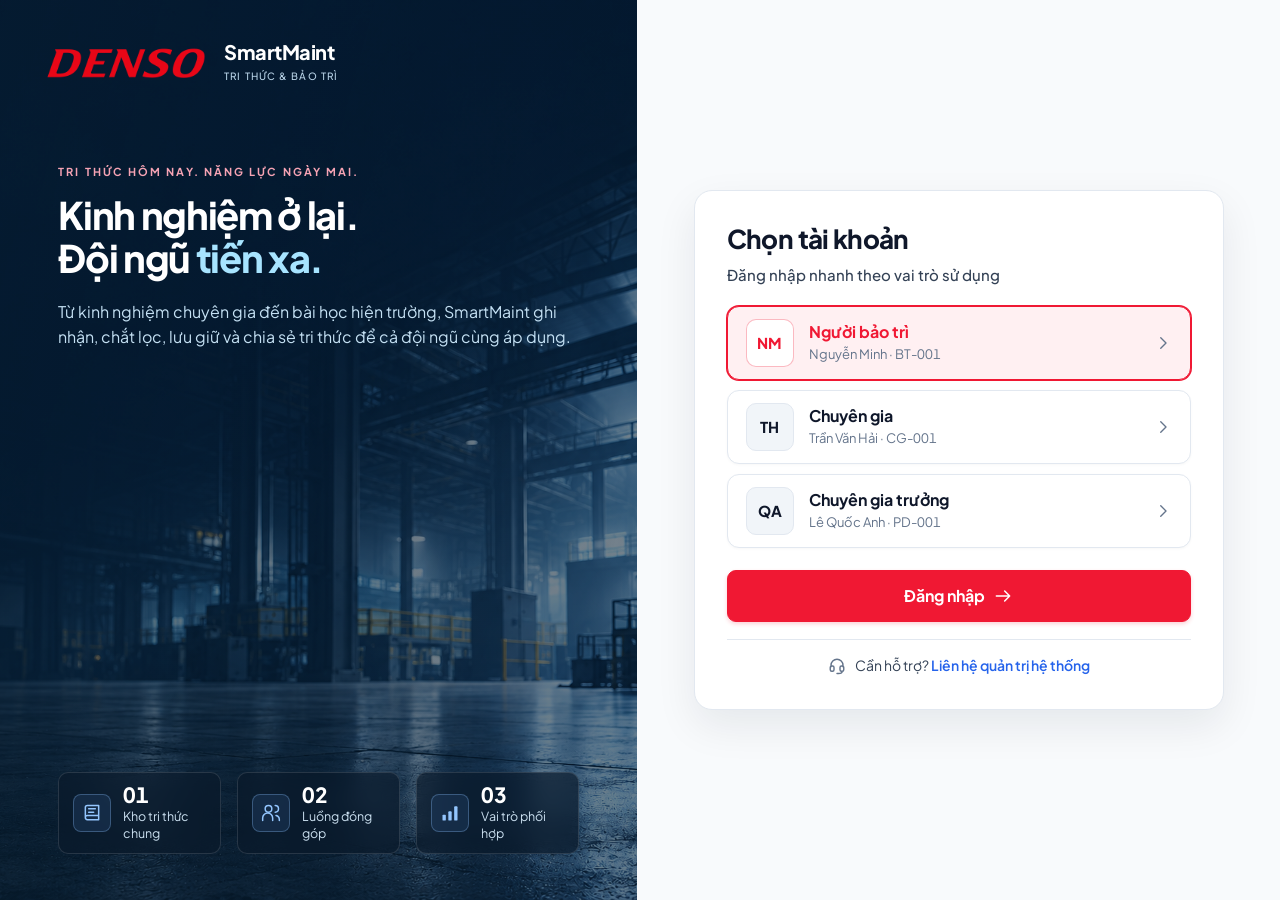
<file: index.html>
<!doctype html>
<html lang="vi">
  <head>
    <meta charset="UTF-8" />
    <meta name="viewport" content="width=device-width, initial-scale=1.0" />
    <meta name="theme-color" content="#142b3a" />
    <meta name="description" content="Prototype kho tri thức chuyên gia và hồ sơ bảo trì DENSO SmartMaint." />
    <title>DENSO SmartMaint · Tri thức & Bảo trì</title>
    <link rel="icon" type="image/png" href="logonho.png?v=2" />
    <link rel="shortcut icon" type="image/png" href="logonho.png?v=2" />
    <link rel="apple-touch-icon" href="logonho.png?v=2" />
    <link rel="preconnect" href="https://fonts.googleapis.com" />
    <link rel="preconnect" href="https://fonts.gstatic.com" crossorigin />
    <link href="https://fonts.googleapis.com/css2?family=Plus+Jakarta+Sans:ital,wght@0,400;0,500;0,600;0,700;0,800;1,400&display=swap" rel="stylesheet" />
    <link rel="stylesheet" href="styles.css" />
  </head>
  <body>
    <a class="skip-link" href="#main-content">Đến nội dung chính</a>
    <div id="app"></div>
    <div id="toast" class="toast" role="status" aria-live="polite"></div>
    <dialog id="modal" class="modal" aria-labelledby="modal-title"></dialog>
    <noscript>Vui lòng bật JavaScript để sử dụng prototype tương tác này.</noscript>
    <script src="prototype/core.js"></script>
    <script src="prototype/data.js"></script>
    <script src="prototype/knowledge.js"></script>
    <script src="prototype/cases.js"></script>
    <script src="app.js"></script>
    <script src="prototype/demo-guide.js"></script>
  </body>
</html>
</file>
<file: styles.css>
/* DENSO SmartMaint · industrial maintenance workspace · local prototype */
.split-layout > aside.card > .card-head { flex-wrap: wrap; }
@media(min-width:1001px){.topbar .mobile-menu { display: none; }}
:root {
  color-scheme: light;
  font-family: "Plus Jakarta Sans", -apple-system, BlinkMacSystemFont, "Segoe UI", Roboto, Helvetica, Arial, sans-serif;
  font-synthesis: none;
  font-feature-settings: "cv02", "cv03", "cv04", "cv11";
  text-rendering: optimizeLegibility;
  --bg: #f8fafc;
  --surface: #ffffff;
  --surface-soft: #f1f5f9;
  --ink: #0f172a;
  --ink-secondary: #334155;
  --muted: #64748b;
  --line: #e2e8f0;
  --line-strong: #cbd5e1;
  --navy: #0f2744;
  --navy-light: #1e3a5f;
  --red: #F01833;
  --red-hover: #d30f28;
  --red-soft: #fff0f2;
  --red-border: #fed7dc;
  --blue: #2563eb;
  --blue-hover: #1d4ed8;
  --blue-soft: #eff6ff;
  --blue-border: #bfdbfe;
  --teal: #059669;
  --teal-soft: #ecfdf5;
  --teal-border: #a7f3d0;
  --amber: #d97706;
  --amber-soft: #fffbeb;
  --amber-border: #fde68a;
  --purple: #7c3aed;
  --purple-soft: #f5f3ff;
  --purple-border: #ddd6fe;
  --radius: 10px;
  --radius-sm: 8px;
  --radius-lg: 14px;
  --shadow-sm: 0 1px 2px 0 rgba(15, 23, 42, 0.05);
  --shadow: 0 1px 3px 0 rgba(15, 23, 42, 0.06), 0 1px 2px -1px rgba(15, 23, 42, 0.06);
  --shadow-md: 0 4px 6px -1px rgba(15, 23, 42, 0.07), 0 2px 4px -2px rgba(15, 23, 42, 0.07);
  --shadow-lg: 0 10px 15px -3px rgba(15, 23, 42, 0.08), 0 4px 6px -4px rgba(15, 23, 42, 0.04);
  --sidebar-width: 236px;
  --topbar-height: 72px;
  --space-page: 28px;
  --motion: 140ms cubic-bezier(0.16, 1, 0.3, 1);
}
* { box-sizing: border-box; }
html { scroll-padding-top: 96px; }
body { margin: 0; color: var(--ink); background: var(--bg); font-size: 15px; line-height: 1.55; min-width: 320px; font-variant-numeric: tabular-nums; }
button, input, textarea, select { font: inherit; }
button, input, textarea, select, a { -webkit-tap-highlight-color: transparent; }
button { cursor: pointer; color: inherit; }
button, a, input, textarea, select, summary { touch-action: manipulation; }
a { color: var(--blue); text-underline-offset: 3px; }
a:hover { color: var(--navy); }
button:disabled, [aria-disabled="true"] { cursor: not-allowed; opacity: .55; }
button:focus-visible, a:focus-visible, input:focus-visible, textarea:focus-visible, select:focus-visible, summary:focus-visible, [tabindex]:focus-visible {
  outline: 2px solid var(--blue); outline-offset: 2px; scroll-margin-block: 110px;
}
#page-title:focus { outline: none; }
[hidden] { display: none !important; }
h1, h2, h3, h4, p { margin-top: 0; }
h1, h2, h3, h4 { line-height: 1.28; color: var(--ink); overflow-wrap: break-word; }
h1 { margin-bottom: 8px; font-size: clamp(25px, 2.2vw, 32px); letter-spacing: -.03em; font-weight: 750; }
h2 { margin-bottom: 12px; font-size: 20px; letter-spacing: -.02em; font-weight: 700; }
h3 { margin-bottom: 8px; font-size: 17px; letter-spacing: -.01em; font-weight: 650; }
h4 { margin-bottom: 8px; font-size: 15px; font-weight: 650; }
p { margin-bottom: 14px; }
p:last-child { margin-bottom: 0; }
small { font-size: 13px; }
strong, b { font-weight: 650; color: var(--ink); }
ul, ol { padding-left: 22px; }
li + li { margin-top: 6px; }
svg { width: 19px; height: 19px; flex: none; vertical-align: middle; }
img { max-width: 100%; }
hr, .divider { border: 0; border-top: 1px solid var(--line); margin: 24px 0; }
::selection { background: #e0f2fe; color: #0369a1; }
.muted, .subtext { color: var(--muted); }
.subtext { font-size: 14.5px; max-width: 88ch; line-height: 1.5; }
.mono { font-family: ui-monospace, SFMono-Regular, Menlo, Monaco, Consolas, "Liberation Mono", "Courier New", monospace; font-size: .92em; font-variant-numeric: tabular-nums; }
.pre-line { white-space: pre-line; }
.sr-only { position: absolute; width: 1px; height: 1px; padding: 0; margin: -1px; overflow: hidden; clip: rect(0, 0, 0, 0); white-space: nowrap; border: 0; }
.skip-link { position: fixed; left: 16px; top: -80px; z-index: 200; padding: 12px 20px; background: white; color: var(--ink); border: 2px solid var(--blue); border-radius: 6px; font-weight: 600; }
.skip-link:focus { top: 12px; }

/* Persistent application shell */
html:has(.app-shell),
body:has(.app-shell) {
  height: 100%;
  overflow: hidden;
}
.app-shell {
  height: 100vh;
  min-height: 100vh;
  max-height: 100vh;
  overflow: hidden;
}
.sidebar-brand { position: fixed; z-index: 51; top: 0; left: 0; width: var(--sidebar-width); height: var(--topbar-height); padding: 0 16px; background: #ffffff; border-bottom: 1px solid var(--line); display: flex; align-items: center; overflow: hidden; transition: width 200ms cubic-bezier(0.2, 0, 0, 1), padding 200ms cubic-bezier(0.2, 0, 0, 1); }
.sidebar-brand .brand { display: flex; align-items: center; gap: 8px; width: 100%; height: 100%; padding: 0; border: 0; background: transparent; color: var(--ink); text-align: left; white-space: nowrap; }
.sidebar-brand .brand:hover .brand-copy { color: var(--red); }
.sidebar { position: fixed; inset: var(--topbar-height) auto 0 0; z-index: 50; width: var(--sidebar-width); background: #ffffff; color: var(--ink-secondary); border-right: 1px solid var(--line); display: flex; flex-direction: column; padding: 12px 14px 16px; overflow-y: auto; overflow-x: hidden; overscroll-behavior: contain; transition: width 200ms cubic-bezier(0.2, 0, 0, 1), padding 200ms cubic-bezier(0.2, 0, 0, 1); }
.brand { display: flex; align-items: center; gap: 12px; padding: 0 8px 24px; text-decoration: none; color: white; }
.brand:hover { color: white; }
.sidebar-brand-logo { display: block; width: 92px; height: auto; flex: none; }
.sidebar-brand .brand-copy { color: var(--ink); font-size: 13.5px; font-weight: 750; line-height: 1.15; letter-spacing: -.02em; white-space: nowrap; overflow: hidden; }
.sidebar-brand .brand-copy > span { color: var(--muted); font-size: 9px; font-weight: 600; letter-spacing: .05em; margin-top: 3px; display: block; }
.brand-copy { min-width: 0; }
.brand-copy strong, .brand-copy b { display: block; font-size: 19px; color: #fff; letter-spacing: .01em; line-height: 1.15; }
.brand-copy span, .brand-copy small { display: block; color: #cbd5e1; font-size: 12px; margin-top: 4px; }
.nav-heading { display: flex; align-items: center; min-height: 36px; margin-bottom: 6px; }
.nav-section-label { color: var(--muted); font-size: 11px; letter-spacing: .08em; font-weight: 750; text-transform: uppercase; padding: 6px 0 6px 10px; }
.nav-list { display: grid; gap: 4px; grid-auto-rows: 44px; margin: 0; padding: 0; list-style: none; }
.nav-item { width: 100%; height: 44px; min-height: 44px; max-height: 44px; box-sizing: border-box; border: 1px solid transparent; border-radius: 8px; display: flex; align-items: center; gap: 11px; background: transparent; color: var(--ink-secondary); text-align: left; text-decoration: none; padding: 0 12px; font-size: 14.5px; font-weight: 550; line-height: 1; white-space: nowrap; overflow: hidden; transition: color var(--motion), background-color var(--motion), border-color var(--motion), box-shadow var(--motion); }
.nav-item:hover { color: var(--ink); background: var(--surface-soft); }
.nav-item.active { color: var(--ink); background: var(--surface); border-color: var(--line); box-shadow: inset 3.5px 0 0 var(--red), var(--shadow-sm); font-weight: 650; }
.nav-item svg { width: 19px; height: 19px; opacity: .85; flex: none; }
.nav-item.active svg { opacity: 1; color: var(--red); }
.nav-text { white-space: nowrap; overflow: hidden; text-overflow: ellipsis; min-width: 0; flex: 1; line-height: 1.2; }
.nav-item .badge, .nav-count, .count-badge { margin-left: auto; padding: 2px 7px; min-width: 22px; text-align: center; color: #fff; background: var(--red); border-color: transparent; border-radius: 5px; font-size: 12px; font-weight: 700; flex: none; }
.sidebar-bottom { margin-top: auto; padding-top: 14px; flex-shrink: 0; }
.sidebar-collapse-row { display: flex; align-items: center; width: 100%; height: 38px; margin-bottom: 8px; }
.sidebar-toggle { display: inline-flex; align-items: center; justify-content: center; gap: 8px; width: 100%; height: 38px; padding: 0 12px; border: 1px solid var(--line); border-radius: 8px; background: var(--bg); color: var(--ink-secondary); font-size: 13.5px; font-weight: 600; cursor: pointer; white-space: nowrap; overflow: hidden; transition: background-color var(--motion), color var(--motion), border-color var(--motion); }
.sidebar-toggle:hover { background: #e2e8f0; color: var(--ink); border-color: var(--line-strong); }
.sidebar-toggle-icon { display: inline-grid; place-items: center; flex: none; width: 16px; height: 16px; }
.sidebar-toggle-icon svg { width: 15px; height: 15px; transform: rotate(180deg); transition: transform var(--motion); }
.sidebar-toggle-text { font-size: 13px; font-weight: 600; white-space: nowrap; overflow: hidden; }
.sidebar-bottom > .notice { margin-bottom: 14px; background: var(--surface-soft); border-color: var(--line); color: var(--ink-secondary); font-size: 13px; }
.sidebar-bottom .footer-note { color: var(--muted); padding: 0 8px; }
.user-card { display: flex; align-items: center; justify-content: space-between; gap: 6px; border-top: 1px solid var(--line); padding: 10px 0 2px; min-width: 0; overflow: hidden; }
.user-card-main { display: flex; align-items: center; gap: 10px; flex: 1; min-width: 0; padding: 6px 8px; border: 1px solid transparent; border-radius: 8px; background: transparent; color: inherit; text-align: left; cursor: pointer; overflow: hidden; white-space: nowrap; transition: background-color var(--motion), border-color var(--motion); }
.user-card-main:hover { color: var(--ink); background: var(--surface-soft); border-color: var(--line); }
.user-copy { min-width: 0; flex: 1; overflow: hidden; white-space: nowrap; }
.user-copy strong { display: block; color: var(--ink); font-size: 14px; font-weight: 700; line-height: 1.25; white-space: nowrap; overflow: hidden; text-overflow: ellipsis; }
.user-copy .source-meta { display: block; color: var(--muted); font-size: 12px; line-height: 1.25; margin-top: 2px; white-space: nowrap; overflow: hidden; text-overflow: ellipsis; }
.user-logout-btn { display: inline-grid; place-items: center; flex: none; width: 34px; height: 34px; border: 1px solid var(--line); border-radius: 8px; background: var(--bg); color: var(--muted); cursor: pointer; transition: background-color var(--motion), color var(--motion), border-color var(--motion); }
.user-logout-btn:hover { background: #fee2e2; color: var(--red); border-color: #fca5a5; }
.user-logout-btn svg { width: 16px; height: 16px; }
.avatar { width: 40px; height: 40px; display: inline-grid; place-items: center; flex: none; border-radius: 8px; color: var(--navy); background: #e2e8f0; font-size: 13.5px; font-weight: 750; border: 1px solid var(--line-strong); }
.sidebar .avatar { color: var(--navy); background: #f1f5f9; border-color: var(--line); }
.avatar-small { width: 30px; height: 30px; border-radius: 6px; font-size: 12px; }
.app-main {
  margin-left: var(--sidebar-width);
  height: 100vh;
  min-height: 100vh;
  max-height: 100vh;
  display: flex;
  flex-direction: column;
  min-width: 0;
  overflow: hidden;
  transition: margin-left 200ms cubic-bezier(0.2, 0, 0, 1);
}
@media (min-width: 1001px) {
  .app-shell.sidebar-collapsed .sidebar-brand { width: 68px; padding: 0 8px; justify-content: center; border-right: none; }
  .app-shell.sidebar-collapsed .sidebar-brand .brand { justify-content: center; }
  .app-shell.sidebar-collapsed .sidebar-brand .brand-copy { display: none; }
  .app-shell.sidebar-collapsed .sidebar-brand-logo { width: 50px; }
  .app-shell.sidebar-collapsed .sidebar { width: 68px; padding-inline: 8px; }
  .app-shell.sidebar-collapsed .app-main { margin-left: 68px; }
  .app-shell.sidebar-collapsed .topbar { padding-left: var(--space-page); }
  .app-shell.sidebar-collapsed .nav-heading { display: none; }
  .app-shell.sidebar-collapsed .nav-section-label,
  .app-shell.sidebar-collapsed .nav-text,
  .app-shell.sidebar-collapsed .user-copy { display: none; }
  .app-shell.sidebar-collapsed .sidebar-collapse-row { justify-content: center; padding: 0 0 6px; margin-bottom: 6px; }
  .app-shell.sidebar-collapsed .sidebar-toggle { width: 36px; height: 36px; min-height: 36px; padding: 0; border-radius: 8px; }
  .app-shell.sidebar-collapsed .sidebar-toggle-text { display: none; }
  .app-shell.sidebar-collapsed .sidebar-toggle-icon svg { transform: none; }
  .app-shell.sidebar-collapsed .nav-item { position: relative; justify-content: center; padding: 0; height: 44px; min-height: 44px; max-height: 44px; }
  .app-shell.sidebar-collapsed .nav-item .count-badge { position: absolute; top: 2px; right: 2px; min-width: 16px; height: 16px; margin: 0; padding: 0 3px; font-size: 10px; line-height: 16px; }
  .app-shell.sidebar-collapsed .sidebar-bottom .user-card { flex-direction: column; align-items: center; justify-content: center; padding: 10px 0 0; gap: 8px; }
  .app-shell.sidebar-collapsed .sidebar-bottom .user-card-main { padding: 0; justify-content: center; border: none; }
  .app-shell.sidebar-collapsed .sidebar-bottom .avatar { width: 40px; height: 40px; }
  .app-shell.sidebar-collapsed .sidebar-bottom .user-logout-btn { width: 36px; height: 36px; }
}
.topbar {
  flex-shrink: 0;
  width: 100%;
  height: var(--topbar-height);
  min-height: var(--topbar-height);
  position: relative;
  z-index: 30;
  display: flex;
  align-items: center;
  justify-content: space-between;
  gap: 20px;
  padding: 0 var(--space-page);
  border-bottom: 1px solid var(--line);
  background: rgba(255, 255, 255, .96);
  backdrop-filter: blur(8px);
}
.breadcrumbs { display: flex; align-items: center; flex-wrap: wrap; gap: 8px; font-size: 14px; color: var(--muted); min-width: 0; }
.breadcrumbs strong, .breadcrumbs b { color: var(--ink); font-weight: 650; }
.breadcrumbs svg { width: 15px; height: 15px; color: var(--muted); }
.topbar-actions { display: flex; align-items: center; gap: 10px; flex: none; }
.topbar-actions .badge { font-size: 12.5px; }
.content {
  flex: 1 1 auto;
  overflow-y: auto;
  overflow-x: hidden;
  width: 100%;
  box-sizing: border-box;
  padding: 26px var(--space-page) 44px;
  min-width: 0;
  overscroll-behavior: contain;
  scrollbar-width: thin;
  scrollbar-color: #cbd5e1 transparent;
}
.content::-webkit-scrollbar {
  width: 7px;
}
.content::-webkit-scrollbar-track {
  background: transparent;
}
.content::-webkit-scrollbar-thumb {
  background-color: #cbd5e1;
  border-radius: 10px;
}
.content > * {
  max-width: 1540px;
  margin-left: auto;
  margin-right: auto;
}
.topbar-save-state { white-space: nowrap; padding-right: 12px; border-right: 1px solid var(--line); font-size: 13px; color: var(--muted); display: inline-flex; align-items: center; gap: 6px; }
.topbar-save-state::before { content: ""; display: inline-block; width: 7px; height: 7px; border-radius: 50%; background: var(--teal); }
.topbar-save-state.save-error::before { background: var(--red); }
.mobile-menu { display: none; }
.sidebar-overlay { display: none; }
.page-head { display: flex; align-items: center; justify-content: space-between; gap: 16px; margin-bottom: 20px; min-height: 42px; }
.page-head:empty { display: none; margin: 0; }
.page-head h1 { margin: 0; font-size: 24px; font-weight: 700; color: var(--ink); letter-spacing: -0.025em; line-height: 1.25; }
.page-head .actions { padding-top: 0; justify-content: flex-end; flex: none; margin-left: auto; display: flex; align-items: center; gap: 10px; }
.eyebrow {
  display: block;
  font-size: 11.5px;
  font-weight: 700;
  letter-spacing: 0.08em;
  text-transform: uppercase;
  color: var(--red);
  margin-bottom: 5px;
}
.page-head .subtext {
  margin: 5px 0 0;
  font-size: 13.5px;
  color: var(--muted);
  line-height: 1.45;
}

/* Buttons, state, and feedback */
.actions { display: flex; align-items: center; flex-wrap: wrap; gap: 10px; }
.btn { display: inline-flex; align-items: center; justify-content: center; gap: 8px; min-height: 42px; padding: 9px 18px; border-radius: var(--radius-sm); border: 1px solid var(--line-strong); background: #ffffff; color: var(--ink-secondary); text-align: center; text-decoration: none; font-size: 14.5px; font-weight: 600; line-height: 1.35; font-variant-numeric: tabular-nums; transition: all var(--motion); }
.btn:hover { background: var(--surface-soft); border-color: var(--muted); color: var(--ink); }
.btn:active { background: #e2e8f0; transform: translateY(0.5px); }
.btn svg { width: 17px; height: 17px; }
.btn-primary { color: #ffffff; background: var(--red); border-color: var(--red); box-shadow: 0 1px 2px rgba(240, 24, 51, 0.2); }
.btn-primary:hover { color: #ffffff; background: var(--red-hover); border-color: var(--red-hover); box-shadow: 0 2px 4px rgba(240, 24, 51, 0.25); }
.btn-primary:active { background: #b80c21; }
.btn-secondary { background: #ffffff; color: var(--ink); }
.btn-ghost { background: transparent; border-color: transparent; color: var(--blue); box-shadow: none; }
.btn-ghost:hover { background: var(--blue-soft); border-color: transparent; color: var(--blue-hover); }
.btn-danger { border-color: var(--red-border); background: var(--red-soft); color: var(--red); }
.btn-danger:hover { border-color: #f87171; background: #fee2e2; color: #991b1b; }
.btn-small { min-height: 36px; padding: 6px 13px; font-size: 13.5px; border-radius: 6px; }
.btn:disabled:hover { background: inherit; }
.btn-primary:disabled:hover { background: var(--red); color: #fff; border-color: var(--red); }
.icon-btn { position: relative; width: 40px; min-width: 40px; min-height: 40px; border: 1px solid var(--line); border-radius: 8px; background: #ffffff; color: var(--muted); display: inline-grid; place-items: center; transition: all var(--motion); }
.icon-btn:hover { background: var(--surface-soft); border-color: var(--line-strong); color: var(--ink); }
.icon-btn .badge { position: absolute; right: -5px; top: -6px; padding: 1px 6px; min-width: 20px; font-size: 12px; background: var(--red); color: white; border: 2px solid white; }
.badge { display: inline-flex; align-items: center; justify-content: center; gap: 5px; width: fit-content; max-width: 100%; border-radius: 6px; padding: 3px 9px; background: var(--surface-soft); border: 1px solid var(--line); color: var(--ink-secondary); font-size: 12.5px; font-weight: 650; line-height: 1.4; vertical-align: middle; overflow-wrap: anywhere; font-variant-numeric: tabular-nums; }
.badge svg { width: 13px; height: 13px; }
.badge-neutral { background: #f1f5f9; border-color: #e2e8f0; color: #475569; }
.badge-blue { background: var(--blue-soft); border-color: var(--blue-border); color: #1d4ed8; }
.badge-green { background: var(--teal-soft); border-color: var(--teal-border); color: #047857; }
.badge-amber { background: var(--amber-soft); border-color: var(--amber-border); color: #b45309; }
.badge-red { background: var(--red-soft); border-color: var(--red-border); color: var(--red); }
.badge-purple { background: var(--purple-soft); border-color: var(--purple-border); color: #6d28d9; }
.notice { border: 1px solid var(--line); border-left: 3.5px solid var(--blue); background: var(--surface-soft); border-radius: 8px; padding: 14px 17px; margin-bottom: 18px; color: var(--ink-secondary); font-size: 14.5px; line-height: 1.55; overflow-wrap: break-word; }
.notice p + p { margin-top: 8px; }
.notice .actions { margin-top: 12px; }
.notice > svg { margin-right: 6px; }
.notice-info { border-color: var(--blue-border); border-left-color: var(--blue); background: var(--blue-soft); color: #1e3a8a; }
.notice-warning { border-color: var(--amber-border); border-left-color: var(--amber); background: var(--amber-soft); color: #78350f; }
.notice-success { border-color: var(--teal-border); border-left-color: var(--teal); background: var(--teal-soft); color: #064e3b; }
.notice-danger { border-color: var(--red-border); border-left-color: var(--red); background: var(--red-soft); color: #7f1d1d; }
.notice:last-child { margin-bottom: 0; }
.error-summary { display: block; margin: 0 0 18px; padding: 13px 16px; background: var(--red-soft); border: 1px solid var(--red-border); border-left: 4px solid var(--red); border-radius: 7px; color: #991b1b; font-weight: 600; font-size: 14px; }
.error-summary:empty { display: none; }
.save-state { display: inline-flex; align-items: center; gap: 7px; color: var(--teal); font-size: 13px; font-weight: 550; min-height: 25px; }
.save-state[data-state="saving"], .save-state.pending { color: var(--amber); }
.save-state[data-state="error"], .save-state.error { color: var(--red); }
.save-state svg { width: 15px; height: 15px; }
.row-between { display: flex; justify-content: space-between; align-items: center; flex-wrap: wrap; gap: 12px; }
.text-link { min-height: 42px; display: inline-flex; align-items: center; gap: 6px; padding: 6px 0; background: transparent; border: 0; color: var(--blue); text-decoration: none; text-align: left; font-size: 14.5px; font-weight: 600; }
.text-link:hover { color: var(--navy); text-decoration: underline; }
.text-link svg { width: 16px; height: 16px; }
.pill-list { display: flex; align-items: center; flex-wrap: wrap; gap: 8px; }
.context-tag { display: inline-flex; align-items: center; gap: 6px; padding: 5px 9px; border: 1px solid var(--line); border-radius: 6px; background: var(--surface-soft); color: var(--ink-secondary); font-size: 13px; line-height: 1.4; }
.context-tag svg { width: 14px; height: 14px; }

/* Cards, columns and operational summaries */
.card { background: var(--surface); border: 1px solid var(--line); border-radius: var(--radius); box-shadow: var(--shadow-sm); min-width: 0; overflow-wrap: break-word; }
.card-head { display: flex; justify-content: space-between; align-items: center; gap: 16px; padding: 16px 20px; border-bottom: 1px solid var(--line); }
.card-head h2, .card-head h3, .card-head .section-title { margin: 0; }
.card-head > div { min-width: 0; }
.card-head .subtext { margin-top: 5px; }
.card-body { padding: 20px; min-width: 0; }
.card > .card-body:first-child { border-radius: inherit; }
.card + .card { margin-top: 20px; }
.stack { display: grid; gap: 18px; min-width: 0; align-content: start; }
.stack > .card + .card, .grid-2 > .card + .card, .grid-3 > .card + .card, .dashboard-grid > .card + .card, .split-layout > .card + .card { margin-top: 0; }
.stack > .notice { margin-bottom: 0; }
.stack > .field, .stack > h2, .stack > h3, .stack > .section-title { margin-bottom: 0; }
.section-title { font-size: 17px; font-weight: 700; margin-bottom: 14px; color: var(--ink); }
.grid-2, .grid-3, .form-grid, .dashboard-grid, .stat-grid { display: grid; gap: 18px; min-width: 0; }
.split-layout { display: grid; grid-template-columns: minmax(0, 1fr) 350px; gap: 24px; align-items: start; min-width: 0; }
.split-layout > * { min-width: 0; }
.grid-2, .form-grid { grid-template-columns: repeat(2, minmax(0, 1fr)); }
.grid-3 { grid-template-columns: repeat(3, minmax(0, 1fr)); }
.dashboard-grid { grid-template-columns: minmax(0, 1.75fr) minmax(320px, 1fr); align-items: stretch; }
.dashboard-grid > * { min-width: 0; }
.dashboard-card { height: 480px; display: flex; flex-direction: column; overflow: hidden; }
.dashboard-card .card-head { flex: none; min-height: 64px; height: 64px; padding: 0 20px; display: flex; align-items: center; justify-content: space-between; border-bottom: 1px solid var(--line); box-sizing: border-box; }
.dashboard-card .card-head h2 { margin: 0; font-size: 18px; font-weight: 700; color: var(--ink); line-height: 1.25; }
.dashboard-card--half .card-head { min-height: 54px; height: 54px; }
.dashboard-card .card-scroll-body { flex: 1; min-height: 0; overflow-y: auto; overscroll-behavior: contain; }
.dashboard-grid aside .card-scroll-body.card-body { padding: 14px 20px 16px; }
.dashboard-grid .dashboard-card--half { height: calc((480px - 18px) / 2); }
.card-scroll-body::-webkit-scrollbar { width: 6px; }
.card-scroll-body::-webkit-scrollbar-track { background: transparent; }
.card-scroll-body::-webkit-scrollbar-thumb { background: var(--line-strong); border-radius: 4px; }
.card-scroll-body::-webkit-scrollbar-thumb:hover { background: var(--muted); }
.card-scroll-body { scrollbar-width: thin; scrollbar-color: var(--line-strong) transparent; }
.span-2 { grid-column: 1 / -1; }
.stat-grid { grid-template-columns: repeat(4, minmax(0, 1fr)); margin-bottom: 22px; gap: 14px; }
.stat-card { position: relative; border: 1px solid var(--line); background: #ffffff; border-radius: var(--radius); padding: 18px 20px; min-width: 0; box-shadow: var(--shadow-sm); }
.stat-card-action { display: block; width: 100%; color: inherit; font: inherit; text-align: left; cursor: pointer; transition: all var(--motion); }
.stat-card-action:hover { border-color: var(--line-strong); background: #ffffff; box-shadow: var(--shadow-md); transform: translateY(-1px); }
.stat-card-action:focus-visible { outline: 2px solid var(--blue); outline-offset: 2px; }
.stat-card svg { float: right; width: 20px; height: 20px; color: var(--muted); }
.stat-card-action:hover svg { color: var(--blue); }
.metric-value { font-size: 30px; line-height: 1.15; color: var(--ink); font-weight: 750; letter-spacing: -.03em; margin: 9px 0 4px; font-variant-numeric: tabular-nums; }
.metric-label { font-size: 13.5px; font-weight: 650; color: var(--muted); }
.stat-card .muted, .stat-card small { font-size: 12.5px; color: var(--muted); }
.quick-action { display: flex; align-items: center; gap: 14px; width: 100%; min-height: 76px; padding: 16px 18px; text-decoration: none; text-align: left; color: var(--ink); background: #fff; border: 1px solid var(--line); border-radius: 9px; box-shadow: var(--shadow-sm); transition: all var(--motion); }
.quick-action:hover { background: var(--surface-soft); border-color: var(--line-strong); box-shadow: var(--shadow-md); }
.quick-action > svg { width: 22px; height: 22px; color: var(--red); }
.quick-action > div { flex: 1; min-width: 0; }
.quick-action strong { display: block; font-size: 15.5px; font-weight: 650; }
.quick-action small, .quick-action .muted { display: block; font-size: 13px; font-weight: 400; margin-top: 3px; color: var(--muted); }
.quick-action + .quick-action { margin-top: 10px; }
.status-strip { display: flex; align-items: stretch; gap: 0; border: 1px solid var(--line); border-radius: 9px; background: #ffffff; margin-bottom: 22px; overflow: hidden; box-shadow: var(--shadow-sm); }
.status-strip > * { flex: 1; min-width: 0; padding: 14px 18px; border-right: 1px solid var(--line); }
.status-strip > :last-child { border-right: 0; }
.status-strip small, .status-strip .muted { display: block; font-size: 12.5px; margin-bottom: 6px; color: var(--muted); font-weight: 600; text-transform: uppercase; letter-spacing: 0.04em; }
.status-strip .badge { font-size: 13.5px; }
.kv-list { display: grid; gap: 0; margin: 0; font-size: 14.5px; }
.kv-list > div { display: grid; grid-template-columns: minmax(110px, .75fr) minmax(0, 1.25fr); gap: 14px; padding: 11px 0; border-bottom: 1px solid var(--line); }
.kv-list > div:first-child { padding-top: 0; }
.kv-list > div:last-child { border-bottom: 0; padding-bottom: 0; }
.kv-list dt { color: var(--muted); font-weight: 500; font-size: 13.5px; }
.kv-list dd { margin: 0; overflow-wrap: break-word; font-weight: 600; color: var(--ink); }
.kv-list:has(> dt) { grid-template-columns: minmax(90px, .8fr) minmax(0, 1.2fr); gap: 10px 14px; }
.kv-list > dt, .kv-list > dd { padding-bottom: 10px; border-bottom: 1px solid var(--line); }
.kv-list > dt:nth-last-child(2), .kv-list > dd:last-child { border-bottom: 0; padding-bottom: 0; }
.review-queue-count { display: inline-grid; place-items: center; min-width: 28px; height: 28px; padding: 0 7px; border-radius: 6px; background: var(--red-soft); color: var(--red); font-size: 14px; font-weight: 750; }

/* Inputs and guided capture */
.field { display: flex; flex-direction: column; gap: 6px; min-width: 0; margin-bottom: 16px; }
.form-grid > .field { margin-bottom: 0; }
.form-grid { margin-bottom: 18px; }
.field-label, .field > label { display: block; color: var(--ink-secondary); font-size: 13.5px; font-weight: 650; line-height: 1.4; }
.field-label .muted { font-weight: 400; }
.field label em, .required-mark { color: var(--red); font-style: normal; font-weight: 700; margin-left: 2px; }
.input, .textarea, .select, .field input:not([type="checkbox"]):not([type="radio"]), .field textarea, .field select { width: 100%; min-width: 0; min-height: 44px; border: 1px solid var(--line-strong); border-radius: var(--radius-sm); background: #ffffff; color: var(--ink); padding: 9px 13px; font-size: 14.5px; line-height: 1.5; font-variant-numeric: tabular-nums; transition: all var(--motion); }
.input:hover, .textarea:hover, .select:hover { border-color: var(--muted); }
.input:focus, .textarea:focus, .select:focus, .field input:focus, .field textarea:focus, .field select:focus { border-color: var(--blue); outline: none; box-shadow: 0 0 0 3px rgba(37, 99, 235, 0.12); }
.textarea, .field textarea { min-height: 110px; resize: vertical; }
.textarea[rows="2"], .field textarea[rows="2"] { min-height: 80px; }
.textarea[rows="3"], .field textarea[rows="3"] { min-height: 100px; }
.textarea[rows="6"], .field textarea[rows="6"] { min-height: 160px; }
.textarea[rows="8"], .field textarea[rows="8"] { min-height: 210px; }
.textarea[rows="10"], .field textarea[rows="10"] { min-height: 250px; }
.select, .field select { padding-right: 32px; cursor: pointer; }
input::placeholder, textarea::placeholder { color: #94a3b8; opacity: 1; }
input:disabled, textarea:disabled, select:disabled { background: var(--surface-soft) !important; color: var(--muted) !important; border-color: var(--line) !important; cursor: not-allowed; opacity: 1; }
input[readonly], textarea[readonly] { background: var(--surface-soft); color: var(--ink-secondary); }
input[type="checkbox"], input[type="radio"] { accent-color: var(--blue); width: 18px; height: 18px; flex: none; cursor: pointer; margin: 2px 0 0; }
input[aria-invalid="true"], textarea[aria-invalid="true"], select[aria-invalid="true"] { border-color: var(--red); background: #fffbfa; }
.field-hint { color: var(--muted); font-size: 12.5px; line-height: 1.45; }
.field-error { color: var(--red); font-size: 12.5px; font-weight: 600; }
.check-line { display: flex; align-items: flex-start; gap: 10px; padding: 10px 0; min-height: 42px; cursor: pointer; font-size: 14.5px; line-height: 1.5; color: var(--ink-secondary); }
.check-line small { display: block; color: var(--muted); margin-top: 3px; }
.radio-card { display: flex; align-items: flex-start; gap: 12px; min-height: 66px; padding: 15px 17px; border: 1px solid var(--line-strong); border-radius: 9px; background: #ffffff; cursor: pointer; transition: all var(--motion); }
.radio-card:hover { border-color: var(--muted); background: var(--surface-soft); }
.radio-card:has(input:checked) { border-color: var(--blue); background: var(--blue-soft); box-shadow: 0 0 0 1px var(--blue); }
.radio-card strong { display: block; margin-bottom: 3px; font-size: 14.5px; color: var(--ink); }
.radio-card small { display: block; color: var(--muted); line-height: 1.45; }
.radio-card input { margin-top: 3px; }
.sticky-actions { position: sticky; bottom: 0; z-index: 12; display: flex; justify-content: space-between; align-items: center; flex-wrap: wrap; gap: 12px; margin-top: 22px; padding: 14px 18px; background: rgba(255, 255, 255, 0.96); backdrop-filter: blur(8px); border: 1px solid var(--line); border-radius: 9px; box-shadow: 0 -4px 16px rgba(15, 23, 42, 0.05); }
.sticky-actions > .actions:only-child { margin-left: auto; }
.filter-bar { display: flex; align-items: flex-end; flex-wrap: wrap; gap: 12px; margin-bottom: 20px; }
.filter-bar > .field { margin: 0; flex: 1; min-width: 170px; }
.filter-bar > .input { flex: 1; min-width: 220px; }
.filter-bar > .select { width: auto; min-width: 170px; }
.search-box { display: flex; align-items: center; gap: 10px; padding: 0 12px; border: 1px solid var(--line-strong); border-radius: 7px; background: #ffffff; min-height: 44px; min-width: 220px; flex: 1; transition: all var(--motion); }
.search-box:focus-within { border-color: var(--blue); box-shadow: 0 0 0 3px rgba(37, 99, 235, 0.12); }
.search-box > svg { width: 18px; height: 18px; color: var(--muted); }
.search-box input { width: 100%; min-width: 0; min-height: 42px; border: 0; padding: 8px 0; background: transparent; color: var(--ink); outline: none; font-size: 14.5px; }

/* Navigation within a record */
.tabs { display: flex; align-items: stretch; gap: 4px; padding: 4px; margin: 0 0 22px; border: 1px solid var(--line); border-radius: 9px; background: var(--surface-soft); overflow-x: auto; overscroll-behavior-inline: contain; }
.tab { flex: 1; min-height: 44px; padding: 9px 15px; background: transparent; color: var(--ink-secondary); border: 1px solid transparent; border-radius: 7px; font-size: 14.5px; font-weight: 600; text-align: center; white-space: nowrap; transition: background-color var(--motion), color var(--motion), border-color var(--motion); }
.tab:hover { background: rgba(255, 255, 255, 0.7); color: var(--ink); }
.tab.active, .tab[aria-selected="true"] { border-color: var(--line); color: var(--ink); background: #ffffff; box-shadow: 0 1px 3px rgba(15, 23, 42, 0.08); font-weight: 700; }
.tab .badge { margin-left: 6px; padding: 2px 7px; font-size: 11.5px; }
.stepper { display: flex; gap: 10px; align-items: stretch; margin-bottom: 22px; padding: 0; list-style: none; }
.step { position: relative; display: flex; align-items: center; gap: 10px; flex: 1; min-width: 0; padding: 12px 14px; border: 1px solid var(--line); border-radius: 8px; color: var(--ink-secondary); background: #ffffff; font-size: 13.5px; line-height: 1.4; transition: all var(--motion); }
.step.active { background: var(--blue-soft); border-color: var(--blue-line); color: var(--blue); font-weight: 700; box-shadow: 0 0 0 1px var(--blue-line); }
.step.complete { background: var(--emerald-soft); border-color: var(--emerald-line); color: var(--emerald); font-weight: 600; }
.step > span:first-child:not(:only-child) { display: inline-grid; place-items: center; min-width: 26px; height: 26px; border-radius: 50%; background: #ffffff; border: 1.5px solid currentColor; font-size: 12.5px; font-weight: 700; }

/* Lists and reference material */
.list { display: grid; gap: 0; margin: 0; padding: 0; list-style: none; }
.list-item { padding: 16px 0; border-bottom: 1px solid var(--line); }
.list-item:first-child { padding-top: 0; }
.list-item:last-child { padding-bottom: 0; border-bottom: 0; }
.list-item p { margin: 6px 0 0; }
.case-row { display: flex; align-items: stretch; gap: 20px; padding: 16px 20px; border-bottom: 1px solid var(--line); transition: background-color var(--motion); }
.case-row:last-child { border-bottom: 0; }
.case-row:hover { background: var(--surface-soft); }
.case-main { flex: 1; min-width: 0; display: flex; flex-direction: column; justify-content: space-between; }
.case-main .case-meta { display: flex; align-items: center; gap: 8px; margin-bottom: 4px; flex-wrap: wrap; }
.case-title { margin: 2px 0 4px; font-size: 15.5px; font-weight: 700; color: var(--ink); line-height: 1.35; }
.case-title .text-link { min-height: 0; padding: 0; font-size: 15.5px; font-weight: 700; color: #1d4ed8; line-height: 1.35; text-decoration: none; display: inline; text-align: left; }
.case-title .text-link:hover { color: var(--blue-hover); text-decoration: underline; }
.case-main .subtext { margin: 0 0 4px; font-size: 13.5px; color: var(--ink-secondary); line-height: 1.45; }
.case-main .next-action-label { display: flex; align-items: center; gap: 6px; font-size: 12.5px; color: var(--muted); line-height: 1.4; }
.case-side { flex: none; display: flex; flex-direction: column; align-items: flex-end; justify-content: space-between; gap: 8px; min-width: 154px; }
.case-side .case-tags { display: flex; align-items: center; gap: 6px; justify-content: flex-end; flex-wrap: wrap; }
.case-side .case-report-tag { display: flex; align-items: center; justify-content: flex-end; min-height: 24px; }
.case-side .btn { width: 154px; min-width: 154px; min-height: 38px; height: 38px; padding: 6px 14px; font-size: 13.5px; font-weight: 600; border-radius: 8px; display: inline-flex; align-items: center; justify-content: center; text-align: center; white-space: nowrap; box-sizing: border-box; }
.badge-case-id { background: var(--surface-soft); border: 1px solid var(--line-strong); color: var(--ink); font-family: ui-monospace, SFMono-Regular, Menlo, Monaco, Consolas, monospace; font-size: 12px; font-weight: 700; letter-spacing: 0.02em; padding: 2.5px 8px; border-radius: 6px; }

/* Knowledge records in Dashboard (DENSO Plant MES grade) */
.kb-scroll-body {
  padding: 13px 16px 15px;
  display: flex;
  flex-direction: column;
  gap: 10px;
}
.kb-item-card {
  position: relative;
  display: flex;
  flex-direction: column;
  gap: 8px;
  padding: 12px 14px;
  background: #ffffff;
  border: 1px solid var(--line);
  border-radius: 9px;
  box-shadow: 0 1px 3px rgba(15, 23, 42, 0.03);
  transition: all var(--motion);
  cursor: pointer;
  box-sizing: border-box;
}
.kb-item-card:hover {
  background: #ffffff;
  border-color: #cbd5e1;
  box-shadow: 0 4px 12px rgba(15, 23, 42, 0.06);
  transform: translateY(-1px);
}
.kb-item-head {
  display: flex;
  align-items: center;
  justify-content: space-between;
  gap: 8px;
}
.kb-item-badges {
  display: flex;
  align-items: center;
  gap: 5px;
  flex-wrap: wrap;
}
.kb-item-badges .badge {
  padding: 2px 7px;
  font-size: 11.5px;
  line-height: 1.35;
  border-radius: 5px;
}
.kb-item-badges .badge-case-id {
  padding: 2px 6px;
  font-size: 11.5px;
  line-height: 1.35;
}
.kb-item-date {
  display: inline-flex;
  align-items: center;
  gap: 4px;
  font-size: 11.5px;
  color: var(--muted);
  white-space: nowrap;
  flex-shrink: 0;
}
.kb-item-date svg {
  width: 12px;
  height: 12px;
}
.badge-family {
  background: #f8fafc;
  border-color: #cbd5e1;
  color: #334155;
  font-weight: 600;
}
.badge-family--vision {
  background: #eff6ff;
  border-color: #bfdbfe;
  color: #1e40af;
}
.badge-family--cnc {
  background: #f1f5f9;
  border-color: #cbd5e1;
  color: #334155;
}
.badge-family--may-ep,
.badge-family--máy-ép {
  background: #fef3c7;
  border-color: #fde68a;
  color: #92400e;
}

/* Proposal Dashboard Row (Aligned with Case Row in Plant MES) */
.proposal-dashboard-row .case-main {
  gap: 3px;
}
.proposal-dashboard-row .case-meta {
  display: flex;
  align-items: center;
  gap: 7px;
  margin-bottom: 4px;
  flex-wrap: wrap;
}
.proposal-dashboard-row .case-title {
  margin: 1px 0 4px;
}
.proposal-dashboard-row .subtext {
  display: flex;
  align-items: center;
  gap: 6px;
  flex-wrap: wrap;
  font-size: 13px;
  color: #64748b;
  margin: 0 0 5px 0;
}
.proposal-dashboard-row .author-label {
  display: inline-flex;
  align-items: center;
  gap: 4px;
  font-weight: 600;
  color: #1e293b;
}
.proposal-dashboard-row .author-label svg {
  width: 13px;
  height: 13px;
  color: #64748b;
}
.proposal-dashboard-row .meta-sep {
  color: #cbd5e1;
}
.proposal-dashboard-row .next-action-label {
  display: inline-flex;
  align-items: center;
  gap: 6px;
  font-size: 12px;
  font-weight: 600;
  color: #475569;
  background: #f8fafc;
  border: 1px solid #e2e8f0;
  padding: 3px 8px;
  border-radius: 5px;
  width: fit-content;
  line-height: 1.4;
}
.proposal-dashboard-row .next-action-label svg {
  width: 13px;
  height: 13px;
  color: #f59e0b;
  flex-shrink: 0;
}
.dashboard-card--half .proposal-dashboard-row {
  padding: 10px 14px;
  gap: 10px;
}
.dashboard-card--half .proposal-dashboard-row .case-title {
  font-size: 13.5px;
  margin-bottom: 2px;
}
.dashboard-card--half .proposal-dashboard-row .subtext {
  font-size: 12px;
  margin-bottom: 0;
}
.dashboard-card--half .proposal-dashboard-row .next-action-label {
  display: none;
}
.dashboard-card--half .proposal-dashboard-row .case-side {
  min-width: 96px;
}
.dashboard-card--half .proposal-dashboard-row .case-side .btn {
  width: 96px;
  min-width: 96px;
  height: 32px;
  min-height: 32px;
  font-size: 12px;
  padding: 3px 8px;
}
.kb-item-title {
  margin: 0;
  font-size: 14.5px;
  font-weight: 700;
  line-height: 1.38;
}
.kb-title-btn {
  display: inline;
  padding: 0;
  margin: 0;
  border: 0;
  background: transparent;
  color: #1d4ed8;
  font-family: inherit;
  font-size: 14.5px;
  font-weight: 700;
  line-height: 1.38;
  text-align: left;
  cursor: pointer;
  transition: color var(--motion);
}
.kb-item-card:hover .kb-title-btn {
  color: var(--blue-hover);
  text-decoration: underline;
}
.kb-item-snippet {
  margin: 0;
  font-size: 12.5px;
  color: var(--ink-secondary);
  line-height: 1.45;
  display: -webkit-box;
  -webkit-line-clamp: 1;
  -webkit-box-orient: vertical;
  overflow: hidden;
}
.kb-item-footer {
  display: flex;
  align-items: center;
  justify-content: space-between;
  gap: 10px;
  padding-top: 6px;
  border-top: 1px dashed var(--line);
  margin-top: 2px;
}
.kb-item-author {
  display: inline-flex;
  align-items: center;
  gap: 5px;
  font-size: 12px;
  color: var(--muted);
  font-weight: 500;
}
.kb-item-author svg {
  width: 13px;
  height: 13px;
  color: var(--muted);
}
.kb-item-action-hint {
  display: inline-flex;
  align-items: center;
  gap: 4px;
  font-size: 12px;
  font-weight: 600;
  color: #2563eb;
  transition: all var(--motion);
}
.kb-arrow-icon {
  display: inline-block;
  transition: transform var(--motion);
}
.kb-item-card:hover .kb-arrow-icon {
  transform: translateX(3px);
}
.source-card { border: 1px solid var(--line); border-radius: 10px; padding: 20px; background: #ffffff; min-width: 0; box-shadow: 0 1px 3px rgba(15, 23, 42, 0.04); }
.source-card + .source-card { margin-top: 14px; }
.source-card h3, .source-card h4 { margin: 8px 0; color: var(--ink); font-weight: 700; }
.source-card p { margin-bottom: 12px; font-size: 14.5px; color: var(--ink-secondary); }
.source-card .actions { margin-top: 14px; }
.dashboard-grid aside .card-body.stack { gap: 0; }
.dashboard-grid aside .source-card { margin: 0; padding: 14px 0; border: 0; border-bottom: 1px solid var(--line); border-radius: 0; background: transparent; box-shadow: none; }
.dashboard-grid aside .source-card:first-child { padding-top: 0; }
.dashboard-grid aside .source-card:last-child { padding-bottom: 0; border-bottom: 0; }
.dashboard-grid aside .source-card h3 { margin: 6px 0 0; font-size: 15px; line-height: 1.4; }
.source-meta { display: flex; align-items: center; flex-wrap: wrap; gap: 7px 12px; margin-top: 7px; color: var(--muted); font-size: 13px; line-height: 1.5; }
.source-meta:first-child { margin-top: 0; }
.source-card .grid-3 { gap: 14px; margin: 15px 0; }
.source-card .grid-3 > div { padding: 13px 15px; background: var(--surface-soft); border: 1px solid var(--line); border-radius: 8px; font-size: 14px; }
.source-card .grid-3 h4 { font-size: 14px; color: var(--ink); }
.source-panel { padding: 18px; background: var(--surface-soft); border: 1px solid var(--line); border-radius: 9px; }
.source-panel h3 { font-size: 16.5px; color: var(--ink); }
.source-panel p, .source-panel li { font-size: 14px; color: var(--ink-secondary); }
/* Notifications center & individual cards */
.notifications-shell { width: 100%; }
.notifications-list { display: flex; flex-direction: column; gap: 12px; }
.notification-card,
.notification-row {
  display: flex;
  align-items: center;
  gap: 18px;
  padding: 18px 22px;
  background: #ffffff;
  border: 1px solid var(--line);
  border-radius: 12px;
  box-shadow: 0 1px 3px rgba(15, 23, 42, 0.04);
  position: relative;
  overflow: hidden;
  transition: border-color var(--motion), box-shadow var(--motion), transform var(--motion);
}
.notification-card:hover,
.notification-row:hover {
  background: #ffffff;
  border-color: var(--line-strong);
  box-shadow: 0 4px 12px rgba(15, 23, 42, 0.06);
  transform: translateY(-1px);
}
.notification-card.unread,
.notification-row.unread {
  background: #fbfdff;
  border-color: #bfdbfe;
  box-shadow: 0 2px 6px rgba(37, 99, 235, 0.05);
}
.notification-card.unread::before,
.notification-row.unread::before {
  content: "";
  position: absolute;
  left: 0;
  top: 0;
  bottom: 0;
  width: 4px;
  background: var(--blue);
}
.notification-icon {
  width: 44px;
  height: 44px;
  min-width: 44px;
  border-radius: 10px;
  display: inline-grid;
  place-items: center;
  background: var(--surface-soft);
  border: 1px solid var(--line);
  color: var(--muted);
  flex: none;
  transition: all var(--motion);
}
.notification-icon svg {
  width: 20px;
  height: 20px;
}
.notification-card.unread .notification-icon,
.notification-row.unread .notification-icon {
  background: #eff6ff;
  border-color: #dbeafe;
  color: var(--blue);
}
.notification-copy {
  flex: 1;
  min-width: 0;
  display: flex;
  flex-direction: column;
  gap: 4px;
}
.notification-copy-head {
  display: flex;
  align-items: center;
  gap: 10px;
  flex-wrap: wrap;
}
.notification-title {
  margin: 0;
  font-size: 15.5px;
  font-weight: 650;
  color: var(--ink);
  line-height: 1.35;
}
.notification-body-text {
  margin: 0;
  font-size: 14px;
  color: var(--ink-secondary);
  line-height: 1.55;
}
.notification-meta {
  display: flex;
  align-items: center;
  gap: 8px;
  font-size: 12.5px;
  color: var(--muted);
  margin-top: 2px;
}
.notification-meta-item {
  display: inline-flex;
  align-items: center;
  gap: 5px;
}
.notification-meta-item svg {
  width: 13px;
  height: 13px;
  color: var(--muted);
}
.notification-meta-sep {
  color: var(--line-strong);
  font-weight: bold;
}
.notification-actions {
  flex: none;
  display: flex;
  align-items: center;
  margin-left: auto;
}
.notification-action-btn {
  white-space: nowrap;
  gap: 6px;
  font-weight: 600;
}
.notification-action-btn svg {
  width: 15px;
  height: 15px;
  transition: transform var(--motion);
}
.notification-card:hover .notification-action-btn svg,
.notification-row:hover .notification-action-btn svg {
  transform: translateX(2px);
}
.guide-step { position: relative; border: 1px solid var(--line); border-radius: 10px; padding: 20px; background: #ffffff; }
.guide-step + .guide-step { margin-top: 14px; }
.guide-step h3 { font-size: 17.5px; color: var(--ink); }
.guide-step p, .guide-step li { color: var(--ink-secondary); font-size: 14.5px; }
.table-wrap { width: 100%; overflow-x: auto; overscroll-behavior-inline: contain; border-radius: 0 0 var(--radius) var(--radius); }
.data-table { width: 100%; border-collapse: collapse; text-align: left; font-size: 14.5px; }
.data-table th { padding: 12px 16px; background: var(--surface-soft); color: var(--ink-secondary); font-size: 12px; font-weight: 700; text-transform: uppercase; letter-spacing: 0.05em; border-bottom: 1px solid var(--line); vertical-align: middle; }
.data-table td { padding: 15px 16px; color: var(--ink); border-bottom: 1px solid var(--line); vertical-align: top; }
.data-table tr:last-child td { border-bottom: 0; }
.data-table tbody tr:hover { background: var(--surface-soft); }
.data-table td small { display: block; color: var(--muted); margin-top: 4px; font-size: 12.5px; }
.data-table .actions { flex-wrap: nowrap; gap: 8px; }
.data-table .input { min-width: 120px; }
.data-table .select { min-width: 170px; }
.empty-state { padding: 48px 24px; color: var(--muted); text-align: center; }
.empty-state > svg { display: block; width: 38px; height: 38px; margin: 0 auto 16px; color: var(--muted); opacity: 0.8; }
.empty-state h3 { margin-bottom: 8px; font-size: 18px; color: var(--ink); font-weight: 700; }
.empty-state p { max-width: 60ch; margin: 0 auto 16px; font-size: 14.5px; color: var(--ink-secondary); }
.empty-state .actions { justify-content: center; margin-top: 18px; }
details > summary { display: flex; align-items: center; justify-content: space-between; gap: 15px; min-height: 44px; padding: 10px 0; font-weight: 650; color: var(--ink); cursor: pointer; list-style: none; }
details > summary::-webkit-details-marker { display: none; }
details > summary::after { content: "+"; flex: none; display: inline-grid; place-items: center; width: 24px; height: 24px; font-size: 20px; color: var(--muted); font-weight: 400; }
details[open] > summary::after { content: "−"; }
details:not([open]) > .card-head { border-bottom: 0; }
details[open] > summary:not(.card-head) { margin-bottom: 14px; }
details > summary.card-head { padding: 18px 22px; }

/* Work rounds and recorded events */
.timeline { position: relative; display: grid; gap: 0; list-style: none; margin: 0; padding: 0; }
.timeline-item { position: relative; display: flex; align-items: flex-start; gap: 16px; padding: 0 0 24px; min-width: 0; }
.timeline-item::before { content: ""; position: absolute; width: 2px; top: 16px; bottom: 0; left: 8px; background: var(--line-strong); }
.timeline-item:last-child { padding-bottom: 0; }
.timeline-item:last-child::before { display: none; }
.timeline-dot { position: relative; z-index: 1; flex: none; width: 18px; height: 18px; margin-top: 4px; border: 3px solid #ffffff; border-radius: 50%; background: var(--blue); box-shadow: 0 0 0 1.5px var(--blue); }
.timeline-content { min-width: 0; flex: 1; padding: 16px 18px; border: 1px solid var(--line); border-radius: 9px; background: #ffffff; box-shadow: 0 1px 3px rgba(15, 23, 42, 0.04); }
.timeline-content > :first-child { margin-top: 0; }
.timeline-content p { margin: 8px 0; font-size: 14.5px; color: var(--ink); white-space: pre-line; line-height: 1.55; }
.timeline-content .source-meta { margin-top: 8px; }
.timeline-content .actions { margin-top: 12px; }
.timeline-content .notice { margin-top: 12px; padding: 11px 13px; font-size: 13.5px; }
.timeline-content .card-head { padding: 0 0 12px; }

/* Shell markup details shared across modules */
.brand-copy { font-size: 19px; font-weight: 700; line-height: 1.2; }
.brand-copy > span { font-size: 11px; line-height: 1.5; letter-spacing: .025em; font-weight: 500; }
.connection-dot { display: inline-block; width: 6px; height: 6px; margin-right: 5px; border-radius: 50%; background: var(--emerald); }
.notification-button { position: relative; }
.notification-count { position: absolute; top: -4px; right: -4px; min-width: 18px; height: 18px; padding: 0 4px; border-radius: 10px; color: white; background: var(--red); font-size: 11px; line-height: 18px; font-weight: 700; }
.guide-button { position: relative; }
.guide-button-active { color: var(--blue); border-color: var(--blue-border); background: var(--blue-soft); }
.guide-progress-badge { position: absolute; top: -6px; right: -7px; min-width: 22px; height: 18px; padding: 0 5px; border-radius: 10px; border: 2px solid #fff; background: var(--blue); color: #fff; font-size: 10px; font-weight: 750; line-height: 14px; font-variant-numeric: tabular-nums; }

/* Demo roadmap — follows the shared modal, card and button system. */
.modal--guide .modal-body { padding: 22px 24px; }
.guide-intro { color: var(--ink-secondary); margin-bottom: 18px; }
.guide-flow-list { display: grid; gap: 12px; }
.guide-flow-card { display: grid; grid-template-columns: 36px minmax(0, 1fr) auto; align-items: center; gap: 16px; padding: 18px; border: 1px solid var(--line); border-radius: 10px; background: #fff; }
.guide-flow-card:hover { border-color: var(--line-strong); background: var(--surface-soft); }
.guide-flow-number { width: 32px; height: 32px; display: grid; place-items: center; border: 1px solid var(--blue-border); border-radius: 8px; color: var(--blue); background: var(--blue-soft); font-size: 13px; font-weight: 750; font-variant-numeric: tabular-nums; }
.guide-flow-copy { min-width: 0; }
.guide-flow-copy h3, .guide-active-summary h3, .guide-check-item h3 { margin: 3px 0 5px; color: var(--ink); font-size: 15.5px; }
.guide-flow-copy p, .guide-active-summary p, .guide-check-item p { margin: 0; color: var(--ink-secondary); font-size: 13.5px; line-height: 1.55; }
.guide-flow-role { display: block; color: var(--blue); font-size: 11px; font-weight: 750; letter-spacing: .055em; text-transform: uppercase; }
.guide-active-summary { display: flex; align-items: center; justify-content: space-between; gap: 18px; margin-bottom: 18px; padding: 16px 18px; border: 1px solid var(--blue-border); border-radius: 10px; background: var(--blue-soft); }
.guide-roadmap-head { display: flex; align-items: flex-start; justify-content: space-between; gap: 20px; }
.guide-roadmap-head > strong { color: var(--blue); font-size: 20px; font-variant-numeric: tabular-nums; white-space: nowrap; }
.guide-progress { height: 6px; margin: 16px 0 22px; overflow: hidden; border-radius: 999px; background: var(--surface-soft); }
.guide-progress > span { display: block; height: 100%; border-radius: inherit; background: var(--blue); transition: width .2s ease; }
.guide-checklist { display: grid; gap: 0; margin: 0; padding: 0; list-style: none; }
.guide-check-item { position: relative; display: grid; grid-template-columns: 34px minmax(0, 1fr); gap: 13px; padding: 0 0 20px; }
.guide-check-item:not(:last-child)::before { content: ''; position: absolute; left: 16px; top: 34px; bottom: 0; width: 1px; background: var(--line); }
.guide-check-mark { position: relative; z-index: 1; width: 34px; height: 34px; display: grid; place-items: center; border: 1px solid var(--line-strong); border-radius: 50%; background: #fff; color: var(--muted); font-size: 12px; font-weight: 750; }
.guide-check-mark svg { width: 16px; height: 16px; }
.guide-check-item.is-current { padding: 14px 14px 20px; margin: -14px -14px 6px; border-radius: 10px; background: var(--blue-soft); }
.guide-check-item.is-current::before { left: 30px; bottom: -6px; }
.guide-check-item.is-current .guide-check-mark { color: #fff; border-color: var(--blue); background: var(--blue); }
.guide-check-item.is-complete .guide-check-mark { color: #fff; border-color: var(--teal); background: var(--teal); }
.guide-check-item.is-complete h3 { color: var(--muted); text-decoration: line-through; text-decoration-thickness: 1px; }
.guide-check-item .btn { margin-top: 10px; }
@media (max-width: 760px) {
  .topbar-save-state { display: none; }
  .modal--guide .modal-body { padding: 18px; }
  .guide-flow-card { grid-template-columns: 32px minmax(0, 1fr); align-items: start; gap: 12px; }
  .guide-flow-card .btn { grid-column: 1 / -1; }
  .guide-active-summary { align-items: stretch; flex-direction: column; gap: 12px; }
  .guide-flow-card .btn, .guide-active-summary .btn { width: 100%; }
}

.case-side { display: grid; gap: 10px; justify-items: end; flex: none; }
.card > .list-item { display: flex; justify-content: space-between; align-items: center; gap: 18px; padding: 18px 22px; }
.grid-2 > .card, .grid-3 > .card { margin-top: 0; }
.card.source-card { padding: 0; }
.role-options { padding: 0; border: 0; min-width: 0; }
.role-options legend { margin-bottom: 10px; }
.guide-number { flex: none; width: 40px; height: 40px; display: grid; place-items: center; border-radius: 8px; color: var(--blue); background: var(--blue-soft); font-weight: 700; }

/* Role entry screen */
.login-page { min-height: 100svh; height: 100svh; display: grid; grid-template-columns: minmax(0, 49.8%) minmax(0, 50.2%); overflow: hidden; background: #071e32; }
.login-aside { position: relative; isolation: isolate; display: flex; flex-direction: column; padding: 34px clamp(38px, 4.55vw, 88px) 46px; overflow: hidden; color: #d7e8f6; background: linear-gradient(105deg, #061e31b8 0%, #061e3199 50%, #061e318c 100%), url("login-factory-cinematic.png") center / cover no-repeat, #071e32; }
.login-aside .brand { position: relative; z-index: 2; padding: 0; margin: 0; gap: 12px; flex: none; }
.login-brand-logo { display: block; width: clamp(170px, 11vw, 215px); height: auto; flex: none; margin-left: -16px; }
.login-aside .brand-copy { color: #fff; font-size: clamp(20px, 1.3vw, 25px); font-weight: 750; letter-spacing: -.025em; }
.login-aside .brand-copy > span { color: #b9d4e8; font-size: 10px; letter-spacing: .11em; margin-top: 5px; }
.login-story { position: relative; z-index: 2; flex: none; max-width: 600px; margin: clamp(50px, 8vh, 88px) 0 auto; }
.login-aside .eyebrow { color: #f6a3b4; font-size: clamp(11px, .67vw, 13px); letter-spacing: .19em; }
.login-aside h1 { max-width: 18ch; color: #fff; font-size: clamp(38px, 2.7vw, 52px); line-height: 1.13; letter-spacing: -.035em; margin: 14px 0 19px; }
.login-aside h1 em { color: #a7e4ff; font-style: normal; }
.login-aside p { color: #c4e0f3; font-size: clamp(16px, 1vw, 18px); line-height: 1.6; max-width: 53ch; margin: 0; }
.login-stats { position: relative; z-index: 2; display: flex; align-items: center; gap: 16px; width: 100%; padding-top: 24px; }
.login-stat { display: flex; align-items: center; flex: 1; min-width: 0; gap: 12px; padding: 11px 14px; border-radius: 10px; background: rgba(10, 25, 42, 0.65); backdrop-filter: blur(10px); border: 1px solid rgba(255, 255, 255, 0.12); color: #cbe0f0; font-size: 12.5px; line-height: 1.35; }
.login-stat > span:last-child { display: flex; flex-direction: column; }
.login-stat strong { display: block; color: #ffffff; font-size: 21px; font-weight: 750; line-height: 1.05; margin-bottom: 2px; font-variant-numeric: tabular-nums; }
.login-stat-icon { width: 38px; height: 38px; flex: none; display: grid; place-items: center; color: #93c5fd; border: 1px solid rgba(147, 197, 253, 0.3); border-radius: 8px; background: rgba(30, 58, 95, 0.5); }
.login-stat-icon svg { width: 20px; height: 20px; }
.login-main { display: flex; align-items: center; justify-content: center; padding: 44px clamp(24px, 4.4vw, 86px); background: #f8fafc; }
.login-card { width: 100%; max-width: 660px; padding: clamp(32px, 2.5vw, 44px); background: #ffffff; border: 1px solid var(--line); border-radius: 18px; box-shadow: 0 16px 40px rgba(15, 23, 42, 0.08); }
.login-card-head { margin: 0 0 20px; }
.login-card h2 { color: var(--ink); font-size: clamp(26px, 1.8vw, 32px); line-height: 1.2; letter-spacing: -0.025em; margin: 0 0 8px; font-weight: 750; }
.login-card-head p { color: var(--ink-secondary); font-size: 15px; font-weight: 500; margin: 0; }
.login-card .role-options { display: grid; gap: 10px; margin: 0 0 18px; }
.login-card .role-option { min-height: 74px; padding: 12px 18px; gap: 15px; cursor: pointer; border: 1.5px solid var(--line); border-radius: 12px; background: #ffffff; box-shadow: 0 1px 3px rgba(15, 23, 42, 0.03); transition: all var(--motion); }
.login-card .role-option:hover { border-color: var(--line-strong); background: var(--surface-soft); }
.login-card .role-option:has(input:checked) { border-color: var(--red); background: var(--red-soft); box-shadow: 0 0 0 1px var(--red); }
.login-card .role-option:focus-within { outline: 2px solid var(--blue); outline-offset: 2px; }
.login-card .role-option .login-role-radio { position: absolute; width: 1px; height: 1px; margin: -1px; padding: 0; overflow: hidden; clip-path: inset(50%); opacity: 0; }
.login-avatar { display: grid; place-items: center; width: 48px; height: 48px; flex: none; border-radius: 10px; border: 1px solid var(--line); background: var(--surface-soft); color: var(--ink); font-size: 15px; font-weight: 750; }
.login-card .role-option:has(input:checked) .login-avatar { border-color: rgba(240, 24, 51, 0.3); background: #ffffff; color: var(--red); }
.login-role-copy { flex: 1; min-width: 0; }
.login-card .login-role-copy strong { color: var(--ink); font-size: 16px; line-height: 1.35; font-weight: 700; }
.login-card .role-option:has(input:checked) .login-role-copy strong { color: var(--red); }
.login-card .role-option .source-meta { display: block; margin-top: 3px; color: var(--muted); font-size: 13px; }
.login-card .role-option > svg:last-child { width: 18px; height: 18px; margin-left: auto; color: var(--muted); }
.login-card .btn-primary { width: 100%; min-height: 52px; margin-top: 4px; border-radius: 9px; font-size: 16px; font-weight: 700; background: var(--red); border-color: var(--red); box-shadow: 0 2px 4px rgba(240, 24, 51, 0.2); }
.login-card .btn-primary:hover { background: var(--red-hover); border-color: var(--red-hover); box-shadow: 0 4px 10px rgba(240, 24, 51, 0.28); }
.login-card .btn-primary svg { width: 20px; height: 20px; transition: transform var(--motion); }
.login-card .btn-primary:hover svg { transform: translateX(4px); }
.login-help { display: flex; align-items: center; justify-content: center; gap: 9px; margin-top: 17px; padding-top: 15px; border-top: 1px solid var(--line); color: var(--ink-secondary); font-size: 14px; }
.login-help > svg { width: 18px; height: 18px; color: var(--muted); }
.login-help button { padding: 0; border: 0; background: none; color: var(--blue); font: inherit; font-weight: 600; cursor: pointer; }
.login-help button:hover { text-decoration: underline; color: var(--blue-hover); }
.login-help button:focus-visible { outline: 2px solid var(--blue); outline-offset: 2px; border-radius: 4px; }

/* ==========================================================================
   DENSO SmartMaint · Case Detail Header, Status KPI Bar, 4-Stage Workflow & Telemetry
   ========================================================================== */

.next-action-label { display:inline-flex; margin-top:4px; color:var(--muted); font-size:12px; font-weight:700; }

/* Case Detail Top Header */
.case-detail-header {
  display: flex;
  justify-content: space-between;
  align-items: flex-start;
  gap: 20px;
  padding: 0 0 16px;
  margin-bottom: 18px;
  border-bottom: 1px solid var(--line);
}
.case-header-main {
  flex: 1;
  min-width: 0;
}
.case-header-eyebrow {
  display: flex;
  align-items: center;
  flex-wrap: wrap;
  gap: 8px;
  margin-bottom: 6px;
}
.badge-case-line {
  font-size: 11px;
  font-weight: 750;
  color: #475569;
  background: #f1f5f9;
  padding: 2.5px 7px;
  border-radius: 4px;
  border: 1px solid #e2e8f0;
  letter-spacing: 0.04em;
}
.case-header-title {
  margin: 2px 0 8px;
  font-size: 26px;
  font-weight: 800;
  color: var(--ink);
  line-height: 1.25;
  letter-spacing: -0.015em;
}
.case-header-meta {
  display: flex;
  align-items: center;
  flex-wrap: wrap;
  gap: 10px;
  font-size: 13.5px;
  color: var(--ink-secondary);
}
.meta-item {
  display: inline-flex;
  align-items: center;
  gap: 6px;
}
.meta-item svg {
  width: 14.5px;
  height: 14.5px;
  color: var(--muted);
  flex-shrink: 0;
}
.meta-sep {
  color: var(--line-strong);
  font-weight: 600;
}
.case-header-actions {
  flex-shrink: 0;
}
.case-back-btn {
  display: inline-flex;
  align-items: center;
  gap: 7px;
  padding: 8px 14px;
  font-size: 13px;
  font-weight: 650;
  color: var(--ink-secondary);
  background: #ffffff;
  border: 1.5px solid var(--line);
  border-radius: 8px;
  transition: all var(--motion);
}
.case-back-btn svg {
  width: 14px;
  height: 14px;
  transition: transform var(--motion);
}
.case-back-btn:hover {
  color: var(--ink);
  background: var(--surface-soft);
  border-color: var(--line-strong);
}
.case-back-btn:hover svg {
  transform: translateX(-2px);
}

/* Read-Only Case Telemetry Strip (Thanh dải thông số chỉ đọc, phân biệt hoàn toàn với Stepper Tabs) */
.case-status-strip,
.case-status-kpi-bar {
  display: grid;
  grid-template-columns: repeat(4, minmax(0, 1fr));
  background: #f8fafc;
  border: 1px solid #e2e8f0;
  border-radius: 8px;
  margin-bottom: 18px;
  overflow: hidden;
  box-shadow: none;
  cursor: default;
  user-select: none;
}
.status-strip-cell {
  position: relative;
  display: flex;
  flex-direction: column;
  justify-content: center;
  gap: 4px;
  padding: 10px 16px;
  border-right: 1px solid #e2e8f0;
  background: transparent;
  cursor: default;
}
.status-strip-cell:last-child {
  border-right: none;
}
.status-strip-label {
  display: flex;
  align-items: center;
  justify-content: space-between;
  font-size: 11px;
  font-weight: 750;
  text-transform: uppercase;
  letter-spacing: 0.05em;
  color: #64748b;
  line-height: 1.2;
}
.status-strip-value {
  display: flex;
  align-items: center;
  margin-top: 2px;
}

/* Status Pill Badge - Read-Only Telemetry Tag */
.status-pill {
  display: inline-flex;
  align-items: center;
  gap: 6px;
  padding: 2.5px 8.5px;
  border-radius: 6px;
  font-size: 12.5px;
  font-weight: 650;
  line-height: 1.35;
  width: fit-content;
  border: 1px solid transparent;
  cursor: default;
}
.status-pill-dot {
  width: 7px;
  height: 7px;
  border-radius: 50%;
  flex-shrink: 0;
}
.status-pill-dot.dot-green {
  background: #16a34a;
  box-shadow: 0 0 0 2px rgba(22, 163, 74, 0.2);
}
.status-pill-dot.dot-amber {
  background: #d97706;
  box-shadow: 0 0 0 2px rgba(217, 119, 6, 0.2);
}
.status-pill-dot.dot-neutral {
  background: #94a3b8;
}
.status-pill-dot.dot-blue-pulse {
  background: #2563eb;
  box-shadow: 0 0 0 2px rgba(37, 99, 235, 0.2);
  animation: pulse-ring 2s cubic-bezier(0.24, 0, 0.38, 1) infinite;
}
.status-pill-dot.dot-amber-pulse {
  background: #d97706;
  box-shadow: 0 0 0 2px rgba(217, 119, 6, 0.2);
  animation: pulse-ring 2s cubic-bezier(0.24, 0, 0.38, 1) infinite;
}
.status-pill-dot.dot-purple {
  background: #9333ea;
  box-shadow: 0 0 0 2px rgba(147, 51, 234, 0.2);
}

/* Tone Variants */
.status-pill--tone-neutral {
  background: #ffffff;
  color: #334155;
  border-color: #cbd5e1;
}
.status-pill--tone-active {
  background: #eff6ff;
  color: #1d4ed8;
  border-color: #bfdbfe;
}
.status-pill--tone-warning {
  background: #fffbeb;
  color: #b45309;
  border-color: #fde68a;
}
.status-pill--tone-success {
  background: #f0fdf4;
  color: #15803d;
  border-color: #bbf7d0;
}
.status-pill--tone-purple {
  background: #faf5ff;
  color: #7e22ce;
  border-color: #e9d5ff;
}
.status-pill--progress {
  background: #ffffff;
  color: #1e293b;
  border-color: #e2e8f0;
  font-weight: 550;
}
.status-pill--progress svg {
  width: 13px;
  height: 13px;
  color: #64748b;
  flex-shrink: 0;
}
.status-pill--progress strong {
  color: #0f172a;
  font-weight: 700;
}
.status-pill--progress .pill-sep {
  color: #94a3b8;
  margin: 0 3px;
}

@keyframes pulse-ring {
  0% { box-shadow: 0 0 0 0 rgba(37, 99, 235, 0.4); }
  70% { box-shadow: 0 0 0 5px rgba(37, 99, 235, 0); }
  100% { box-shadow: 0 0 0 0 rgba(37, 99, 235, 0); }
}

/* 4-Stage Workflow Stepper */
.case-workflow-stepper {
  display: grid;
  grid-template-columns: repeat(4, minmax(0, 1fr));
  gap: 12px;
  margin-bottom: 22px;
}
.case-workflow-step {
  display: flex;
  align-items: center;
  gap: 12px;
  min-width: 0;
  min-height: 58px;
  padding: 10px 14px;
  border: 1.5px solid var(--line);
  border-radius: 10px;
  background: #ffffff;
  color: var(--ink-secondary);
  text-align: left;
  cursor: pointer;
  transition: all var(--motion);
}
.case-workflow-step:hover {
  border-color: var(--line-strong);
  background: #f8fafc;
  color: var(--ink);
  transform: translateY(-1px);
  box-shadow: 0 3px 8px rgba(15, 23, 42, 0.04);
}
.case-workflow-step:focus-visible {
  outline: 2px solid var(--red);
  outline-offset: 2px;
}
.step-num-pill {
  display: grid;
  place-items: center;
  flex: 0 0 28px;
  width: 28px;
  height: 28px;
  border-radius: 7px;
  background: #f1f5f9;
  color: #475569;
  font-size: 13px;
  font-weight: 800;
  border: 1px solid #e2e8f0;
  transition: all var(--motion);
}
.step-text-wrap {
  display: flex;
  flex-direction: column;
  gap: 1px;
  min-width: 0;
}
.step-phase-label {
  font-size: 10px;
  font-weight: 800;
  text-transform: uppercase;
  letter-spacing: 0.08em;
  color: #64748b;
  transition: color var(--motion);
}
.step-title {
  font-size: 13.5px;
  font-weight: 700;
  color: var(--ink);
  white-space: nowrap;
  overflow: hidden;
  text-overflow: ellipsis;
  line-height: 1.3;
}
/* Active Stage: Red DENSO signature outline & fill */
.case-workflow-step.is-current {
  border-color: var(--red);
  background: #fff8f8;
  color: var(--ink);
  box-shadow: 0 0 0 1px var(--red), 0 3px 10px rgba(230, 0, 18, 0.07);
}
.case-workflow-step.is-current .step-num-pill {
  background: var(--red);
  color: #ffffff;
  border-color: var(--red);
  box-shadow: 0 2px 6px rgba(230, 0, 18, 0.28);
}
.case-workflow-step.is-current .step-phase-label {
  color: var(--red);
}
.case-workflow-step.is-current .step-title {
  color: var(--ink);
  font-weight: 800;
}

/* Backward compatibility for old .case-workflow */
.case-workflow {
  display: grid;
  grid-template-columns: repeat(4, minmax(0, 1fr));
  gap: 10px;
  margin: 0 0 22px;
}
.status-strip.case-status {
  display: flex;
  align-items: stretch;
  border: 1px solid var(--line);
  border-radius: 9px;
  background: #ffffff;
  overflow: hidden;
  margin-bottom: 22px;
  box-shadow: 0 1px 3px rgba(15, 23, 42, 0.04);
}

/* Machine Telemetry Card (Right section in Stage 1 & New Case) */
.asset-telemetry-panel {
  min-width: 0;
}
.asset-telemetry-card {
  position: sticky;
  top: 18px;
  background: #ffffff;
  border: 1.5px solid var(--line);
  border-radius: 12px;
  box-shadow: 0 2px 10px rgba(15, 23, 42, 0.04);
  overflow: hidden;
}
.asset-telemetry-head {
  display: flex;
  align-items: center;
  justify-content: space-between;
  gap: 12px;
  padding: 14px 18px;
  background: #f8fafc;
  border-bottom: 1px solid var(--line);
}
.asset-telemetry-title {
  display: flex;
  align-items: center;
  gap: 9px;
}
.asset-telemetry-title h2 {
  margin: 0;
  font-size: 15px;
  font-weight: 750;
  color: var(--ink);
}
.asset-head-icon {
  display: grid;
  place-items: center;
  width: 26px;
  height: 26px;
  border-radius: 6px;
  background: #e2e8f0;
  color: #334155;
}
.asset-head-icon svg {
  width: 14px;
  height: 14px;
}
.asset-system-tag {
  display: inline-flex;
  align-items: center;
  gap: 6px;
  font-size: 11.5px;
  font-weight: 700;
}
.asset-telemetry-body {
  padding: 18px;
  display: grid;
  gap: 16px;
}
.asset-primary-identity {
  display: flex;
  align-items: center;
  gap: 14px;
  padding-bottom: 14px;
  border-bottom: 1px dashed var(--line);
}
.asset-code-badge {
  font-family: var(--font-mono);
  font-size: 19px;
  font-weight: 800;
  color: #ffffff;
  background: #0f172a;
  padding: 6px 12px;
  border-radius: 7px;
  letter-spacing: 0.04em;
  flex-shrink: 0;
  box-shadow: 0 2px 6px rgba(15, 23, 42, 0.15);
}
.asset-name-block {
  min-width: 0;
}
.asset-machine-name {
  margin: 0 0 3px;
  font-size: 15.5px;
  font-weight: 750;
  color: var(--ink);
  line-height: 1.3;
}
.asset-line-chip {
  display: flex;
  align-items: center;
  gap: 6px;
  font-size: 12px;
  color: var(--ink-secondary);
}
.asset-specs-grid {
  display: grid;
  grid-template-columns: repeat(2, minmax(0, 1fr));
  gap: 10px;
}
.asset-spec-item {
  display: flex;
  flex-direction: column;
  gap: 3px;
  padding: 9px 12px;
  background: #f8fafc;
  border: 1px solid #e2e8f0;
  border-radius: 8px;
  min-width: 0;
}
.asset-spec-item.span-2 {
  grid-column: 1 / -1;
}
.spec-label {
  font-size: 10.5px;
  font-weight: 750;
  text-transform: uppercase;
  letter-spacing: 0.04em;
  color: #64748b;
}
.spec-val {
  font-size: 13px;
  font-weight: 700;
  color: #1e293b;
  word-break: break-word;
}
.spec-desc {
  margin: 0;
  font-size: 12.5px;
  color: #334155;
  line-height: 1.45;
}
.asset-sync-strip {
  display: flex;
  flex-direction: column;
  gap: 4px;
  padding: 10px 12px;
  background: #f0fdf4;
  border: 1px solid #bbf7d0;
  border-radius: 8px;
}
.sync-dot-label {
  display: flex;
  align-items: center;
  gap: 7px;
  font-size: 12.5px;
  color: #166534;
}
.sync-hint {
  font-size: 11.5px;
  color: #15803d;
  line-height: 1.35;
}
.asset-action-box {
  padding-top: 2px;
}
.asset-doc-btn {
  width: 100%;
  justify-content: center;
  font-weight: 700;
  font-size: 13px;
  padding: 10px 16px;
  border-radius: 8px;
}

/* Context form card (Stage 1) */
.context-form-card {
  border: 1.5px solid var(--line);
  border-radius: 12px;
  background: #ffffff;
}
.context-form-card .card-head {
  padding: 18px 22px;
  background: #f8fafc;
}
.context-form-card .card-body {
  padding: 22px;
}
.context-primary-fields .textarea {
  min-height: 100px;
  font-size: 14.5px;
  line-height: 1.5;
  padding: 12px 14px;
}
.context-details {
  border: 1.5px solid var(--line);
  border-radius: 9px;
  background: #f8fafc;
  padding: 12px 16px;
  transition: all var(--motion);
}
.context-details[open] {
  background: #ffffff;
  border-color: #cbd5e1;
  box-shadow: 0 2px 8px rgba(15, 23, 42, 0.03);
}
.context-details summary {
  font-size: 14px;
  font-weight: 750;
  color: var(--ink);
  cursor: pointer;
  user-select: none;
  padding: 2px 0;
}
.context-details summary span {
  font-size: 12px;
  font-weight: 600;
  color: var(--muted);
  margin-left: 6px;
}
.context-details summary:hover {
  color: var(--red);
}
.context-details[open] summary {
  padding-bottom: 10px;
  margin-bottom: 14px;
  border-bottom: 1px solid var(--line);
}
.context-5m1e-grid {
  display: grid;
  grid-template-columns: repeat(2, minmax(0, 1fr));
  gap: 12px;
}
.m51e-item {
  display: grid;
  gap: 8px;
  padding: 12px;
  background: #f8fafc;
  border: 1px solid #e2e8f0;
  border-radius: 8px;
  transition: all var(--motion);
}
.m51e-item:hover {
  background: #ffffff;
  border-color: #cbd5e1;
}
.context-actions {
  display: flex;
  align-items: center;
  justify-content: flex-start;
  gap: 16px;
  padding-top: 10px;
}
.context-actions .btn-primary {
  padding: 11px 22px;
  font-size: 14px;
  font-weight: 750;
  border-radius: 8px;
}
/* ==========================================================================
   DENSO SmartMaint · Industrial MES Maintenance Case Cards
   ========================================================================== */

.case-grid {
  display: grid;
  grid-template-columns: repeat(2, minmax(0, 1fr));
  gap: 20px;
  align-items: stretch;
}
@media (max-width: 1024px) {
  .case-grid {
    grid-template-columns: 1fr;
  }
}

.case-card {
  position: relative;
  display: flex;
  flex-direction: column;
  background: #ffffff;
  border: 1px solid var(--line);
  border-radius: 12px;
  box-shadow: 0 1px 3px rgba(15, 23, 42, 0.04), 0 2px 8px rgba(15, 23, 42, 0.02);
  transition: transform 0.2s cubic-bezier(0.16, 1, 0.3, 1),
              box-shadow 0.2s cubic-bezier(0.16, 1, 0.3, 1),
              border-color 0.2s ease;
  overflow: hidden;
}

.case-card:hover {
  border-color: #cbd5e1;
  box-shadow: 0 10px 25px -5px rgba(15, 23, 42, 0.08), 0 6px 12px -3px rgba(15, 23, 42, 0.04);
  transform: translateY(-2px);
}

/* Shop floor visual indicator: Synchronized left accent border per workState */
.case-card.state-active {
  border-left: 4px solid var(--blue);
}
.case-card.state-waiting,
.case-card.is-waiting {
  border-left: 4px solid var(--amber);
}
.case-card.state-ended {
  border-left: 4px solid #16a34a;
}


.case-card-body {
  display: flex;
  flex-direction: column;
  gap: 15px;
  padding: 22px 22px 20px;
  height: 100%;
}

/* 1. Header row: Badges and report stage */
.case-card-head {
  display: flex;
  align-items: center;
  justify-content: space-between;
  gap: 12px;
  flex-wrap: wrap;
}

.case-card-badges {
  display: flex;
  align-items: center;
  gap: 8px;
  flex-wrap: wrap;
}

/* Industrial Monospace Code Badge */
.badge-case-id {
  display: inline-flex;
  align-items: center;
  padding: 3.5px 8.5px;
  border-radius: 6px;
  background: #0f172a;
  color: #f8fafc;
  font-family: ui-monospace, SFMono-Regular, Menlo, Monaco, Consolas, "Liberation Mono", "Courier New", monospace;
  font-size: 12px;
  font-weight: 700;
  letter-spacing: 0.04em;
  box-shadow: 0 1px 2px rgba(15, 23, 42, 0.18);
}

/* Type badge: BM (incident) vs PM (preventive) */
.badge-case-type {
  display: inline-flex;
  align-items: center;
  padding: 3px 9px;
  border-radius: 6px;
  font-size: 11.5px;
  font-weight: 700;
  letter-spacing: 0.02em;
}
.badge-case-type.bm {
  background: #fef2f2;
  color: #dc2626;
  border: 1px solid #fecaca;
}
.badge-case-type.pm {
  background: #eff6ff;
  color: #2563eb;
  border: 1px solid #bfdbfe;
}

/* Work state badge */
.badge-work-state {
  display: inline-flex;
  align-items: center;
  gap: 6px;
  padding: 3px 9px;
  border-radius: 6px;
  font-size: 11.5px;
  font-weight: 650;
}
.badge-work-state.active {
  background: #eff6ff;
  color: #1d4ed8;
  border: 1px solid #bfdbfe;
}
.badge-work-state.waiting {
  background: #fffbeb;
  color: #b45309;
  border: 1px solid #fde68a;
}
.badge-work-state.ended {
  background: #f0fdf4;
  color: #15803d;
  border: 1px solid #bbf7d0;
}

/* Report Stage indicator in head */
.case-card-report-badge {
  display: inline-flex;
  align-items: center;
  gap: 6px;
  padding: 3px 9px;
  border-radius: 6px;
  font-size: 11.5px;
  font-weight: 600;
  background: #f8fafc;
  border: 1px solid var(--line);
  color: var(--muted);
}
.case-card-report-badge.report-confirmed {
  background: #f0fdf4;
  color: #15803d;
  border-color: #bbf7d0;
}
.case-card-report-badge.report-pending {
  background: #fffbeb;
  color: #b45309;
  border-color: #fde68a;
}
.case-card-report-badge.report-changes {
  background: #fef2f2;
  color: #b91c1c;
  border-color: #fecaca;
}

/* Pulse dots for live MES tracking */
.status-pulse-dot {
  width: 6.5px;
  height: 6.5px;
  border-radius: 50%;
  display: inline-block;
  flex: none;
}
.dot-active {
  background: #2563eb;
  box-shadow: 0 0 0 2px rgba(37, 99, 235, 0.2);
  animation: pulse-blue 2s infinite ease-in-out;
}
.dot-waiting {
  background: #f59e0b;
  box-shadow: 0 0 0 2px rgba(245, 158, 11, 0.2);
  animation: pulse-amber 2s infinite ease-in-out;
}
.dot-ended {
  background: #10b981;
}

@keyframes pulse-blue {
  0%, 100% { box-shadow: 0 0 0 2px rgba(37, 99, 235, 0.25); }
  50% { box-shadow: 0 0 0 5px rgba(37, 99, 235, 0); }
}
@keyframes pulse-amber {
  0%, 100% { box-shadow: 0 0 0 2px rgba(245, 158, 11, 0.25); }
  50% { box-shadow: 0 0 0 5px rgba(245, 158, 11, 0); }
}

/* 2. Main Info: Title and Equipment Banner */
.case-card-main-info {
  display: flex;
  flex-direction: column;
  gap: 8px;
}

.case-card-title {
  margin: 0;
  font-size: 16.5px;
  font-weight: 700;
  line-height: 1.4;
  color: var(--ink);
}

.case-card-title-btn {
  border: 0;
  background: transparent;
  padding: 0;
  font: inherit;
  font-size: 16.5px;
  font-weight: 700;
  line-height: 1.4;
  color: var(--ink);
  text-align: left;
  cursor: pointer;
  transition: color var(--motion);
}
.case-card-title-btn:hover {
  color: var(--red);
}

/* Industrial Asset / Location Banner */
.case-asset-banner {
  display: flex;
  align-items: center;
  flex-wrap: wrap;
  gap: 6px 8px;
  padding: 6px 10px;
  background: #f8fafc;
  border: 1px solid #e2e8f0;
  border-radius: 6px;
  font-size: 12.5px;
  color: var(--ink-secondary);
}

.badge-asset-id {
  display: inline-flex;
  align-items: center;
  gap: 5px;
  padding: 2px 7px;
  border-radius: 4px;
  background: #e2e8f0;
  color: #1e293b;
  font-family: ui-monospace, SFMono-Regular, Menlo, Monaco, Consolas, monospace;
  font-size: 11.5px;
  font-weight: 700;
}
.badge-asset-id svg {
  width: 13px;
  height: 13px;
  color: #475569;
}

.case-asset-name {
  font-weight: 600;
  color: #1e293b;
}

.case-asset-sep {
  color: #94a3b8;
}

.case-asset-line {
  color: var(--muted);
}

/* 3. Next Action / Blocker Banner */
.case-next-banner {
  display: flex;
  align-items: flex-start;
  gap: 11px;
  padding: 12px 14px;
  border-radius: 8px;
  border: 1px solid var(--line);
  transition: background-color var(--motion);
}

.case-next-banner.is-active {
  background: #f0f7ff;
  border-color: #dbeafe;
}
.case-next-banner.is-active .case-next-icon {
  background: #dbeafe;
  color: #1d4ed8;
}
.case-next-banner.is-active .case-next-tag {
  color: #1d4ed8;
}

.case-next-banner.is-waiting {
  background: #fffbeb;
  border-color: #fef3c7;
}
.case-next-banner.is-waiting .case-next-icon {
  background: #fde68a;
  color: #b45309;
}
.case-next-banner.is-waiting .case-next-tag {
  color: #b45309;
}

.case-next-banner.is-report {
  background: #f0fdf4;
  border-color: #dcfce7;
}
.case-next-banner.is-report .case-next-icon {
  background: #bbf7d0;
  color: #15803d;
}
.case-next-banner.is-report .case-next-tag {
  color: #15803d;
}

.case-next-banner.is-ended {
  background: #f8fafc;
  border-color: #e2e8f0;
}
.case-next-banner.is-ended .case-next-icon {
  background: #e2e8f0;
  color: #475569;
}
.case-next-banner.is-ended .case-next-tag {
  color: #475569;
}

.case-next-icon {
  display: grid;
  place-items: center;
  flex: none;
  width: 28px;
  height: 28px;
  border-radius: 6px;
  margin-top: 1px;
}
.case-next-icon svg {
  width: 15px;
  height: 15px;
}

.case-next-content {
  display: flex;
  flex-direction: column;
  gap: 3px;
  min-width: 0;
}

.case-next-tag {
  font-size: 11px;
  font-weight: 750;
  text-transform: uppercase;
  letter-spacing: 0.05em;
}

.case-next-desc {
  margin: 0;
  font-size: 13px;
  line-height: 1.45;
  color: var(--ink);
}

/* 4. Operational Metrics Chips */
.case-meta-chips {
  display: flex;
  flex-wrap: wrap;
  align-items: center;
  gap: 7px;
}

.case-chip {
  display: inline-flex;
  align-items: center;
  gap: 5px;
  padding: 4px 9px;
  border-radius: 6px;
  background: #f1f5f9;
  border: 1px solid #e2e8f0;
  color: #475569;
  font-size: 12px;
}
.case-chip svg {
  width: 13.5px;
  height: 13.5px;
  color: #64748b;
}
.case-chip strong {
  color: #1e293b;
  font-weight: 700;
}

.case-chip-expert {
  background: #faf5ff;
  border-color: #e9d5ff;
  color: #7e22ce;
}
.case-chip-expert svg {
  color: #9333ea;
}

/* 5. Industrial Dual Status Grid */
.case-status-grid {
  display: grid;
  grid-template-columns: 1fr 1fr;
  border: 1px solid var(--line);
  border-radius: 8px;
  background: #ffffff;
  overflow: hidden;
}

.case-status-col {
  padding: 10px 14px;
  display: flex;
  flex-direction: column;
  gap: 4px;
  border-right: 1px solid var(--line);
}
.case-status-col:last-child {
  border-right: 0;
}

.status-col-label {
  font-size: 10.5px;
  font-weight: 700;
  text-transform: uppercase;
  letter-spacing: 0.06em;
  color: var(--muted);
}

.status-col-val {
  display: inline-flex;
  align-items: center;
  gap: 6px;
  font-size: 13px;
}
.status-col-val strong {
  font-weight: 650;
}

/* Status dots & text tones */
.status-indicator-dot {
  width: 7px;
  height: 7px;
  border-radius: 50%;
  flex: none;
}

.dot-restored, .dot-confirmed { background: #16a34a; }
.dot-unrestored, .dot-changes { background: #dc2626; }
.dot-unverified, .dot-pending { background: #d97706; }
.dot-draft { background: #94a3b8; }

.status-restored strong, .report-confirmed strong { color: #15803d; }
.status-unrestored strong, .report-changes strong { color: #b91c1c; }
.status-unverified strong, .report-pending strong { color: #b45309; }
.status-col-val.report-draft strong { color: #475569; }

/* 6. Card Footer */
.case-card-footer {
  display: flex;
  align-items: center;
  justify-content: space-between;
  gap: 12px;
  margin-top: auto;
  padding-top: 14px;
  border-top: 1px dashed var(--line);
}

.case-action-btn {
  display: inline-flex;
  align-items: center;
  gap: 7px;
  padding: 8px 16px;
  font-size: 13px;
  font-weight: 650;
  border-radius: 7px;
  transition: all var(--motion);
}
.case-action-btn svg {
  width: 14px;
  height: 14px;
  transition: transform var(--motion);
}
.case-action-btn:hover svg {
  transform: translateX(3px);
}

.case-updated-time {
  display: inline-flex;
  align-items: center;
  gap: 5px;
  font-size: 12px;
  color: var(--muted);
}
.case-updated-time svg {
  width: 13px;
  height: 13px;
  color: #94a3b8;
}
/* ==========================================================================
   DENSO SmartMaint · Case List Toolbar & Segmented Filter Control
   ========================================================================== */

.case-list-toolbar {
  display: flex;
  align-items: center;
  justify-content: space-between;
  gap: 16px;
  margin-bottom: 22px;
  padding: 12px 18px;
  border: 1px solid var(--line);
  border-radius: 12px;
  background: #ffffff;
  box-shadow: 0 1px 3px rgba(15, 23, 42, 0.04), 0 2px 6px rgba(15, 23, 42, 0.02);
}

.case-list-summary {
  display: flex;
  align-items: center;
  gap: 13px;
  min-width: 0;
  flex: 1 1 auto;
}

.case-list-stat-badge {
  display: inline-flex;
  align-items: center;
  gap: 7px;
  height: 40px;
  padding: 0 12px;
  border-radius: 9px;
  background: #f8fafc;
  border: 1px solid #e2e8f0;
  box-shadow: 0 1px 2px rgba(15, 23, 42, 0.04);
}

.case-list-stat-icon {
  display: grid;
  place-items: center;
  width: 17px;
  height: 17px;
  color: #64748b;
}

.case-list-stat-icon svg {
  width: 16px;
  height: 16px;
}

.case-list-total {
  font-size: 18px;
  font-weight: 800;
  color: #0f172a;
  font-variant-numeric: tabular-nums;
  line-height: 1;
}

.case-list-summary-text {
  display: flex;
  flex-direction: column;
  gap: 2px;
  min-width: 0;
}

.case-list-title {
  color: #0f172a;
  font-size: 14px;
  font-weight: 700;
  letter-spacing: -0.01em;
}

.case-list-desc {
  color: var(--muted);
  font-size: 12.5px;
  line-height: 1.4;
  white-space: nowrap;
  overflow: hidden;
  text-overflow: ellipsis;
}

/* Professional segmented control pills */
.case-filters-segmented {
  display: inline-flex;
  align-items: center;
  gap: 4px;
  padding: 4px;
  border-radius: 10px;
  background: #f1f5f9;
  border: 1px solid #e2e8f0;
  flex: 0 0 auto;
}

.case-filter-pill {
  position: relative;
  display: inline-flex;
  align-items: center;
  gap: 7px;
  height: 36px;
  padding: 0 12px;
  border: 1px solid transparent;
  border-radius: 7px;
  background: transparent;
  color: #334155;
  font-size: 13px;
  font-weight: 600;
  cursor: pointer;
  white-space: nowrap;
  transition: all var(--motion);
}

.case-filter-pill:hover {
  background: rgba(255, 255, 255, 0.8);
  color: #0f172a;
}

/* Active filter pill */
.case-filter-pill.is-active {
  background: var(--red);
  color: #ffffff;
  border-color: var(--red);
  box-shadow: 0 2px 6px rgba(240, 24, 51, 0.22);
  font-weight: 700;
}

/* Status indicator dot on filter pill */
.filter-dot {
  width: 7px;
  height: 7px;
  border-radius: 50%;
  flex: none;
}
.filter-dot.dot-all {
  background: #64748b;
}
.filter-dot.dot-active {
  background: #2563eb;
}
.filter-dot.dot-waiting {
  background: #f59e0b;
}
.filter-dot.dot-pending {
  background: #10b981;
}
.filter-dot.dot-ended {
  background: #94a3b8;
}

.case-filter-pill.is-active .filter-dot {
  background: #ffffff;
}

/* Count badge on filter pill */
.filter-count-pill {
  display: inline-grid;
  place-items: center;
  min-width: 20px;
  height: 20px;
  padding: 0 6px;
  border-radius: 10px;
  background: #ffffff;
  border: 1px solid #cbd5e1;
  color: #475569;
  font-size: 11.5px;
  font-weight: 700;
  font-variant-numeric: tabular-nums;
  line-height: 1;
  transition: all var(--motion);
}

.case-filter-pill:hover .filter-count-pill {
  background: #ffffff;
  color: #0f172a;
  border-color: #94a3b8;
}

.case-filter-pill.is-active .filter-count-pill {
  background: rgba(255, 255, 255, 0.25);
  color: #ffffff;
  border: 0;
}

/* Case new button in page head */
.case-new-btn {
  display: inline-flex;
  align-items: center;
  gap: 7px;
  padding: 8px 18px;
  font-size: 13.5px;
  font-weight: 700;
  border-radius: 8px;
}
.case-new-btn svg {
  width: 15px;
  height: 15px;
}

@media (max-width: 1100px) {
  .case-list-toolbar {
    flex-direction: column;
    align-items: stretch;
    gap: 12px;
  }
  .case-filters-segmented {
    overflow-x: auto;
    width: 100%;
  }
}
/* Modern MES Knowledge Base Search Console */
.library-search-panel {
  background: #ffffff;
  border: 1px solid var(--line);
  border-radius: var(--radius-lg);
  box-shadow: 0 4px 16px -2px rgba(15, 23, 42, 0.05), 0 2px 4px -1px rgba(15, 23, 42, 0.03);
  margin-bottom: 24px;
  overflow: hidden;
}

.library-search-inner {
  padding: 18px 22px 16px;
  display: flex;
  flex-direction: column;
  gap: 14px;
}

/* Row 1: Search input + Actions */
.library-search-bar-row {
  display: flex;
  align-items: center;
  gap: 12px;
  width: 100%;
}

.library-search-input-box {
  position: relative;
  flex: 1;
  min-width: 260px;
  display: flex;
  align-items: center;
}

.library-search-input-box .search-box-icon {
  position: absolute;
  left: 14px;
  display: flex;
  align-items: center;
  justify-content: center;
  color: #64748b;
  pointer-events: none;
}

.library-search-input-box .search-box-icon svg {
  width: 18px;
  height: 18px;
}

.search-main-input {
  width: 100%;
  height: 44px;
  padding: 0 40px 0 42px;
  border: 1.5px solid #cbd5e1;
  border-radius: 9px;
  background: #f8fafc;
  color: var(--ink);
  font-size: 14.5px;
  font-weight: 500;
  transition: all 0.15s ease;
}

.search-main-input::placeholder {
  color: #94a3b8;
  font-weight: 400;
}

.search-main-input:focus {
  background: #ffffff;
  border-color: var(--navy);
  box-shadow: 0 0 0 3px rgba(15, 39, 68, 0.1);
  outline: none;
}

.search-clear-btn {
  position: absolute;
  right: 11px;
  width: 22px;
  height: 22px;
  border: none;
  border-radius: 50%;
  background: #e2e8f0;
  color: #475569;
  display: inline-flex;
  align-items: center;
  justify-content: center;
  cursor: pointer;
  padding: 0;
  transition: all 0.15s ease;
}

.search-clear-btn:hover {
  background: #cbd5e1;
  color: var(--ink);
}

.search-clear-btn svg {
  width: 13px;
  height: 13px;
}

.library-search-actions {
  display: flex;
  align-items: center;
  gap: 8px;
  flex-shrink: 0;
}

.search-submit-btn {
  height: 44px;
  padding: 0 20px;
  border-radius: 9px;
  font-weight: 700;
  font-size: 14px;
  letter-spacing: 0.01em;
  display: inline-flex;
  align-items: center;
  gap: 8px;
  box-shadow: 0 2px 6px rgba(240, 24, 51, 0.25);
}

.search-submit-btn svg {
  width: 16px;
  height: 16px;
}

.search-reset-btn {
  height: 44px;
  padding: 0 15px;
  border-radius: 9px;
  font-weight: 600;
  font-size: 13.5px;
  display: inline-flex;
  align-items: center;
  gap: 6px;
  color: #475569;
}

.search-reset-btn svg {
  width: 15px;
  height: 15px;
}

/* Row 2: Select Filters and Quick tags */
.library-search-meta-row {
  display: flex;
  align-items: center;
  justify-content: space-between;
  gap: 16px;
  padding-top: 13px;
  border-top: 1px dashed #e2e8f0;
  flex-wrap: wrap;
}

.library-select-group {
  display: flex;
  align-items: center;
  gap: 16px;
  flex-wrap: wrap;
}

.library-filter-item {
  display: flex;
  align-items: center;
  gap: 8px;
}

.library-filter-label {
  display: inline-flex;
  align-items: center;
  gap: 6px;
  font-size: 12px;
  font-weight: 750;
  color: #475569;
  text-transform: uppercase;
  letter-spacing: 0.04em;
  white-space: nowrap;
}

.library-filter-label svg {
  width: 14px;
  height: 14px;
  color: #64748b;
}

.library-select-wrap {
  min-width: 185px;
}

.library-select {
  width: 100%;
  height: 36px;
  padding: 0 32px 0 12px;
  border: 1px solid #cbd5e1;
  border-radius: 8px;
  background-color: #f8fafc;
  color: var(--ink);
  font-size: 13px;
  font-weight: 600;
  transition: all 0.15s ease;
  cursor: pointer;
}

.library-select:hover {
  background-color: #ffffff;
  border-color: #94a3b8;
}

.library-select:focus {
  background-color: #ffffff;
  border-color: var(--navy);
  box-shadow: 0 0 0 2px rgba(15, 39, 68, 0.1);
  outline: none;
}

/* Quick tags section */
.library-quick-tags-wrap {
  display: flex;
  align-items: center;
  gap: 10px;
  flex-wrap: wrap;
}

.quick-tags-label {
  display: inline-flex;
  align-items: center;
  gap: 5px;
  font-size: 12px;
  font-weight: 750;
  color: #64748b;
  text-transform: uppercase;
  letter-spacing: 0.04em;
}

.quick-tags-label svg {
  width: 13px;
  height: 13px;
  color: var(--amber);
}

.quick-tags-list {
  display: flex;
  align-items: center;
  gap: 6px;
  flex-wrap: wrap;
}

.quick-tag-chip {
  display: inline-flex;
  align-items: center;
  padding: 4px 11px;
  border-radius: 6px;
  border: 1px solid #e2e8f0;
  background: #f1f5f9;
  color: #334155;
  font-size: 12px;
  font-weight: 600;
  cursor: pointer;
  transition: all 0.15s ease;
  line-height: 1.4;
}

.quick-tag-chip:hover {
  background: #e2e8f0;
  border-color: #cbd5e1;
  color: var(--ink);
  transform: translateY(-1px);
}

.quick-tag-chip.is-active {
  background: var(--navy);
  border-color: var(--navy);
  color: #ffffff;
  font-weight: 700;
  box-shadow: 0 2px 4px rgba(15, 39, 68, 0.2);
}

@media (max-width: 900px) {
  .library-search-bar-row {
    flex-direction: column;
    align-items: stretch;
  }
  .library-search-actions {
    justify-content: flex-end;
  }
  .library-search-meta-row {
    flex-direction: column;
    align-items: flex-start;
  }
  .library-select-group {
    width: 100%;
  }
  .library-filter-item {
    flex: 1;
    min-width: 200px;
  }
  .library-select-wrap {
    flex: 1;
  }
}

.library-results { margin-top:24px; }
.library-results-head { display:flex; align-items:center; justify-content:space-between; gap:18px; margin-bottom:15px; }
.library-results-head h2 { margin:0 0 5px; font-size:20px; color:var(--ink); }
.library-results-head .subtext { margin:0; color:var(--muted); }
.library-result-count { display:flex; align-items:baseline; gap:7px; padding:8px 12px; border:1px solid var(--line); border-radius:8px; background:#ffffff; color:var(--ink); font-size:18px; font-weight:750; white-space:nowrap; font-variant-numeric:tabular-nums; }
.library-result-count span { color:var(--muted); font-size:12px; font-weight:550; }
/* Modern MES Knowledge Record Cards */
.library-grid {
  display: grid;
  grid-template-columns: repeat(2, minmax(0, 1fr));
  gap: 18px;
}

@media (max-width: 1024px) {
  .library-grid {
    grid-template-columns: 1fr;
  }
}

.library-card {
  height: 100%;
  border: 1px solid var(--line);
  border-radius: var(--radius-lg);
  background: #ffffff;
  box-shadow: 0 1px 3px rgba(15, 23, 42, 0.05);
  transition: border-color 0.2s ease, box-shadow 0.2s ease, transform 0.2s ease;
  overflow: hidden;
  display: flex;
  flex-direction: column;
}

.library-card:hover {
  border-color: #cbd5e1;
  box-shadow: 0 10px 25px -5px rgba(15, 23, 42, 0.08), 0 6px 12px -3px rgba(15, 23, 42, 0.04);
  transform: translateY(-2px);
}

/* Left accent border by kind */
.library-card.kind-expert {
  border-left: 4px solid var(--blue);
}

.library-card.kind-case {
  border-left: 4px solid var(--purple);
}

.library-card-body {
  display: flex;
  flex-direction: column;
  gap: 14px;
  padding: 20px 22px 18px;
  height: 100%;
}

/* 1. Header Row */
.library-card-head {
  display: flex;
  align-items: center;
  justify-content: space-between;
  gap: 12px;
  flex-wrap: wrap;
}

.library-card-badges {
  display: flex;
  align-items: center;
  gap: 8px;
  flex-wrap: wrap;
}

/* Monospace ID Badge */
.badge-knowledge-id {
  display: inline-flex;
  align-items: center;
  padding: 3.5px 8.5px;
  border-radius: 6px;
  background: #0f172a;
  color: #f8fafc;
  font-family: ui-monospace, SFMono-Regular, Menlo, Monaco, Consolas, monospace;
  font-size: 12px;
  font-weight: 700;
  letter-spacing: 0.04em;
  box-shadow: 0 1px 2px rgba(15, 23, 42, 0.18);
}

/* Kind Badges: Expert vs Case */
.badge-knowledge-kind {
  display: inline-flex;
  align-items: center;
  gap: 6px;
  padding: 3px 9px;
  border-radius: 6px;
  font-size: 11.5px;
  font-weight: 700;
  letter-spacing: 0.02em;
}

.badge-knowledge-kind.expert {
  background: #eff6ff;
  color: #1d4ed8;
  border: 1px solid #bfdbfe;
}

.badge-knowledge-kind.case {
  background: #f5f3ff;
  color: #6d28d9;
  border: 1px solid #ddd6fe;
}

.kind-bullet {
  width: 6px;
  height: 6px;
  border-radius: 50%;
  display: inline-block;
}

.badge-knowledge-kind.expert .kind-bullet {
  background: #2563eb;
}

.badge-knowledge-kind.case .kind-bullet {
  background: #7c3aed;
}

/* Machine family tag */
.badge-knowledge-family {
  display: inline-flex;
  align-items: center;
  gap: 5px;
  padding: 3px 8.5px;
  border-radius: 6px;
  background: #f8fafc;
  border: 1px solid var(--line);
  color: #334155;
  font-size: 11.5px;
  font-weight: 600;
}

.badge-knowledge-family svg {
  width: 12px;
  height: 12px;
  color: #64748b;
}

/* Version badge */
.badge-knowledge-version {
  display: inline-flex;
  align-items: center;
  padding: 2.5px 7px;
  border-radius: 6px;
  background: #f1f5f9;
  border: 1px solid #e2e8f0;
  color: #475569;
  font-size: 11px;
  font-weight: 700;
  font-variant-numeric: tabular-nums;
}

/* Status badge */
.badge-knowledge-status {
  display: inline-flex;
  align-items: center;
  gap: 5px;
  padding: 3px 9px;
  border-radius: 6px;
  background: #f0fdf4;
  border: 1px solid #bbf7d0;
  color: #15803d;
  font-size: 11.5px;
  font-weight: 650;
}

.badge-knowledge-status svg {
  width: 13px;
  height: 13px;
  color: #16a34a;
}

/* 2. Title */
.library-card-main {
  margin-top: 2px;
}

.library-card-title {
  margin: 0;
  font-size: 16.5px;
  font-weight: 750;
  color: var(--ink);
  line-height: 1.38;
  letter-spacing: -0.015em;
  transition: color 0.15s ease;
}

.library-card:hover .library-card-title {
  color: var(--navy);
}

/* 3. Symptom Snippet Box */
.library-card-snippet {
  background: #f8fafc;
  border: 1px solid #e2e8f0;
  border-radius: 8px;
  padding: 11px 14px;
  display: flex;
  flex-direction: column;
  gap: 4px;
}

.library-card-snippet .snippet-label {
  font-size: 11px;
  font-weight: 750;
  letter-spacing: 0.05em;
  color: #64748b;
  text-transform: uppercase;
}

.library-card-snippet .snippet-text {
  margin: 0;
  font-size: 13.5px;
  color: #334155;
  line-height: 1.5;
}

/* 4. Tags chip list */
.library-card-tags {
  display: flex;
  align-items: center;
  flex-wrap: wrap;
  gap: 6px;
}

.library-tag-chip {
  display: inline-flex;
  align-items: center;
  padding: 2.5px 8.5px;
  border-radius: 5px;
  background: #f1f5f9;
  border: 1px solid #e2e8f0;
  color: #475569;
  font-size: 11.5px;
  font-weight: 600;
  line-height: 1.4;
}

/* 5. Metadata Row */
.library-card-meta {
  display: flex;
  align-items: center;
  justify-content: space-between;
  flex-wrap: wrap;
  gap: 12px;
  padding-top: 11px;
  border-top: 1px dashed #e2e8f0;
  font-size: 12.5px;
  color: #64748b;
}

.library-card-meta .meta-item {
  display: inline-flex;
  align-items: center;
  gap: 5px;
}

.library-card-meta .meta-item svg {
  width: 13px;
  height: 13px;
  color: #64748b;
}

.library-card-meta .meta-item strong {
  color: #1e293b;
  font-weight: 650;
}

/* 6. Footer & Action */
.library-card-footer {
  display: flex;
  align-items: center;
  justify-content: space-between;
  gap: 12px;
  margin-top: auto;
  padding-top: 13px;
  border-top: 1px solid #f1f5f9;
}

.library-action-btn {
  height: 38px;
  padding: 0 16px;
  border-radius: 8px;
  font-size: 13px;
  font-weight: 700;
  display: inline-flex;
  align-items: center;
  gap: 7px;
  color: var(--ink);
  background: #ffffff;
  border: 1px solid #cbd5e1;
  transition: all 0.15s ease;
}

.library-action-btn svg {
  width: 14px;
  height: 14px;
  transition: transform 0.15s ease;
}

.library-action-btn:hover {
  background: #f8fafc;
  border-color: #94a3b8;
  color: var(--navy);
}

.library-action-btn:hover svg {
  transform: translateX(3px);
}

.library-footer-note {
  display: inline-flex;
  align-items: center;
  gap: 5px;
  font-size: 12px;
  color: #64748b;
  font-weight: 600;
}

.library-footer-note svg {
  width: 13px;
  height: 13px;
  color: #059669;
}

/* Filter indicator dots for proposals */
.filter-dot.dot-proposal-all { background: #64748b; }
.filter-dot.dot-proposal-draft { background: #94a3b8; }
.filter-dot.dot-proposal-pending { background: #f59e0b; }
.filter-dot.dot-proposal-changes { background: #ea580c; }
.filter-dot.dot-proposal-published { background: #16a34a; }
.filter-dot.dot-proposal-rejected { background: #dc2626; }
.filter-dot.dot-proposal-withdrawn { background: #64748b; }

.proposal-list-toolbar {
  margin-bottom: 24px;
}

/* Modern Proposal Cards */
.proposal-cards {
  display: grid;
  grid-template-columns: repeat(2, minmax(0, 1fr));
  gap: 18px;
}

@media (max-width: 1024px) {
  .proposal-cards {
    grid-template-columns: 1fr;
  }
}

.proposal-card {
  height: 100%;
  border: 1px solid var(--line);
  border-radius: var(--radius-lg);
  background: #ffffff;
  box-shadow: 0 1px 3px rgba(15, 23, 42, 0.05);
  transition: border-color 0.2s ease, box-shadow 0.2s ease, transform 0.2s ease;
  overflow: hidden;
  display: flex;
  flex-direction: column;
}

.proposal-card:hover {
  border-color: #cbd5e1;
  box-shadow: 0 10px 25px -5px rgba(15, 23, 42, 0.08), 0 6px 12px -3px rgba(15, 23, 42, 0.04);
  transform: translateY(-2px);
}

/* Left accent border by status */
.proposal-card.status-published { border-left: 4px solid #16a34a; }
.proposal-card.status-pending { border-left: 4px solid var(--amber); }
.proposal-card.status-changes { border-left: 4px solid #ea580c; }
.proposal-card.status-draft { border-left: 4px solid #64748b; }
.proposal-card.status-rejected { border-left: 4px solid var(--red); }
.proposal-card.status-withdrawn { border-left: 4px solid #94a3b8; }

.proposal-card-body {
  display: flex;
  flex-direction: column;
  gap: 14px;
  padding: 20px 22px 18px;
  height: 100%;
}

/* Header Row */
.proposal-card-head {
  display: flex;
  align-items: center;
  justify-content: space-between;
  gap: 12px;
  flex-wrap: wrap;
}

.proposal-card-badges {
  display: flex;
  align-items: center;
  gap: 8px;
  flex-wrap: wrap;
}

.badge-proposal-id {
  display: inline-flex;
  align-items: center;
  padding: 3.5px 8.5px;
  border-radius: 6px;
  background: #0f172a;
  color: #f8fafc;
  font-family: ui-monospace, SFMono-Regular, Menlo, Monaco, Consolas, monospace;
  font-size: 12px;
  font-weight: 700;
  letter-spacing: 0.04em;
  box-shadow: 0 1px 2px rgba(15, 23, 42, 0.18);
}

.badge-proposal-status {
  display: inline-flex;
  align-items: center;
  gap: 6px;
  padding: 3px 9px;
  border-radius: 6px;
  font-size: 11.5px;
  font-weight: 700;
  letter-spacing: 0.02em;
}

.badge-proposal-status.published {
  background: #f0fdf4;
  color: #15803d;
  border: 1px solid #bbf7d0;
}

.badge-proposal-status.pending {
  background: #fffbeb;
  color: #b45309;
  border: 1px solid #fde68a;
}

.badge-proposal-status.changes {
  background: #fff7ed;
  color: #c2410c;
  border: 1px solid #fed7aa;
}

.badge-proposal-status.draft {
  background: #f1f5f9;
  color: #475569;
  border: 1px solid #e2e8f0;
}

.badge-proposal-status.rejected {
  background: #fef2f2;
  color: #dc2626;
  border: 1px solid #fecaca;
}

.badge-proposal-status.withdrawn {
  background: #f8fafc;
  color: #64748b;
  border: 1px solid #e2e8f0;
}

.proposal-status-dot {
  width: 6.5px;
  height: 6.5px;
  border-radius: 50%;
  display: inline-block;
  flex: none;
}

.proposal-status-dot.dot-published { background: #16a34a; }
.proposal-status-dot.dot-pending { background: #f59e0b; animation: pulse-amber 2s infinite ease-in-out; }
.proposal-status-dot.dot-changes { background: #ea580c; }
.proposal-status-dot.dot-draft { background: #64748b; }
.proposal-status-dot.dot-rejected { background: #dc2626; }
.proposal-status-dot.dot-withdrawn { background: #94a3b8; }

.badge-proposal-family {
  display: inline-flex;
  align-items: center;
  gap: 5px;
  padding: 3px 8.5px;
  border-radius: 6px;
  background: #f8fafc;
  border: 1px solid var(--line);
  color: #334155;
  font-size: 11.5px;
  font-weight: 600;
}

.badge-proposal-family svg {
  width: 12px;
  height: 12px;
  color: #64748b;
}

.badge-proposal-version {
  display: inline-flex;
  align-items: center;
  padding: 2.5px 7px;
  border-radius: 6px;
  background: #f1f5f9;
  border: 1px solid #e2e8f0;
  color: #475569;
  font-size: 11px;
  font-weight: 700;
  font-variant-numeric: tabular-nums;
}

.badge-proposal-mode {
  display: inline-flex;
  align-items: center;
  gap: 5px;
  padding: 3px 9px;
  border-radius: 6px;
  background: #f8fafc;
  border: 1px solid var(--line);
  color: var(--muted);
  font-size: 11.5px;
  font-weight: 600;
}

.badge-proposal-mode svg {
  width: 12px;
  height: 12px;
  color: var(--muted);
}

/* Title */
.proposal-card-main {
  margin-top: 2px;
}

.proposal-card-title {
  margin: 0;
  font-size: 16.5px;
  font-weight: 750;
  color: var(--ink);
  line-height: 1.38;
  letter-spacing: -0.015em;
  transition: color 0.15s ease;
}

.proposal-card:hover .proposal-card-title {
  color: var(--navy);
}

/* Source strip */
.proposal-source-strip {
  display: flex;
  align-items: center;
  gap: 9px;
  padding: 8px 12px;
  background: #f8fafc;
  border: 1px solid #e2e8f0;
  border-radius: 8px;
}

.source-strip-icon {
  display: inline-flex;
  align-items: center;
  justify-content: center;
  color: #64748b;
  flex: none;
}

.source-strip-icon svg {
  width: 14px;
  height: 14px;
}

.source-strip-content {
  display: flex;
  align-items: center;
  gap: 6px;
  flex-wrap: wrap;
  font-size: 12.5px;
  color: #475569;
}

.source-strip-label {
  font-size: 11px;
  font-weight: 750;
  color: #64748b;
  letter-spacing: 0.05em;
  text-transform: uppercase;
}

.source-strip-value strong {
  color: #0f172a;
  font-weight: 700;
}

/* Reviewer feedback box */
.proposal-feedback-box {
  border-radius: 8px;
  padding: 10px 14px;
  display: flex;
  flex-direction: column;
  gap: 4px;
}

.proposal-feedback-box.feedback-published {
  background: #f0fdf4;
  border: 1px solid #dcfce7;
  border-left: 3.5px solid #16a34a;
  color: #14532d;
}

.proposal-feedback-box.feedback-changes,
.proposal-feedback-box.feedback-pending {
  background: #fffbeb;
  border: 1px solid #fef3c7;
  border-left: 3.5px solid var(--amber);
  color: #78350f;
}

.proposal-feedback-box.feedback-rejected {
  background: #fef2f2;
  border: 1px solid #fee2e2;
  border-left: 3.5px solid var(--red);
  color: #7f1d1d;
}

.feedback-box-head {
  display: flex;
  align-items: center;
  gap: 6px;
}

.feedback-icon {
  display: inline-flex;
  align-items: center;
}

.feedback-icon svg {
  width: 14px;
  height: 14px;
}

.feedback-label {
  font-size: 11.5px;
  font-weight: 750;
  letter-spacing: 0.04em;
  text-transform: uppercase;
}

.feedback-text {
  margin: 0;
  font-size: 13.5px;
  line-height: 1.5;
  font-weight: 500;
}

/* Metadata row */
.proposal-card-meta {
  display: flex;
  align-items: center;
  justify-content: space-between;
  flex-wrap: wrap;
  gap: 12px;
  padding-top: 11px;
  border-top: 1px dashed #e2e8f0;
  font-size: 12.5px;
  color: #64748b;
}

.proposal-card-meta .meta-item {
  display: inline-flex;
  align-items: center;
  gap: 5px;
}

.proposal-card-meta .meta-item svg {
  width: 13px;
  height: 13px;
  color: #64748b;
}

.proposal-card-meta .meta-item strong {
  color: #1e293b;
  font-weight: 650;
}

/* Footer & Actions */
.proposal-card-footer {
  display: flex;
  align-items: center;
  justify-content: space-between;
  gap: 12px;
  margin-top: auto;
  padding-top: 13px;
  border-top: 1px solid #f1f5f9;
}

.proposal-action-btn {
  height: 38px;
  padding: 0 16px;
  border-radius: 8px;
  font-size: 13px;
  font-weight: 700;
  display: inline-flex;
  align-items: center;
  gap: 7px;
  transition: all 0.15s ease;
}

.proposal-action-btn.view-btn {
  color: var(--ink);
  background: #ffffff;
  border: 1px solid #cbd5e1;
}

.proposal-action-btn.view-btn:hover {
  background: #f8fafc;
  border-color: #94a3b8;
  color: var(--navy);
}

.proposal-action-btn.edit-btn {
  color: #ffffff;
  background: var(--red);
  border: 1px solid var(--red);
  box-shadow: 0 2px 6px rgba(240, 24, 51, 0.22);
}

.proposal-action-btn.edit-btn:hover {
  background: var(--red-hover);
  border-color: var(--red-hover);
}

.proposal-action-btn svg {
  width: 14px;
  height: 14px;
  transition: transform 0.15s ease;
}

.proposal-action-btn:hover svg:last-child {
  transform: translateX(3px);
}

.proposal-footer-audit {
  display: inline-flex;
  align-items: center;
  gap: 5px;
  font-size: 12px;
  color: #64748b;
  font-weight: 600;
}

.proposal-footer-audit svg {
  width: 13px;
  height: 13px;
  color: #059669;
}

.context-primary-fields { display:grid; gap:14px; }
@media(max-width:900px) {
  .case-workflow, .case-workflow-stepper { grid-template-columns:repeat(2,minmax(0,1fr)); }
  .case-status-strip, .case-status-kpi-bar { grid-template-columns:repeat(2,minmax(0,1fr)); }
  .case-status-strip .status-strip-cell:nth-child(2) { border-right: none; }
  .case-status-strip .status-strip-cell:nth-child(1),
  .case-status-strip .status-strip-cell:nth-child(2) { border-bottom: 1px solid #e2e8f0; }
}
@media(max-width:760px) {
  .case-workflow, .case-workflow-stepper { display:flex; overflow-x:auto; padding:2px 1px 8px; margin-right:-4px; overscroll-behavior-inline:contain; }
  .case-workflow-step { flex:0 0 220px; min-height:56px; }
  .case-status-strip, .case-status-kpi-bar { grid-template-columns:1fr; }
  .case-status-strip .status-strip-cell { border-right: none; border-bottom: 1px solid #e2e8f0; }
  .case-status-strip .status-strip-cell:last-child { border-bottom: none; }
  .case-filters { align-items:stretch; }
  .case-filters .btn { flex:0 0 auto; }
  .case-card-actions { align-items:flex-start; flex-direction:column; }
  .case-card-actions .btn { width:100%; }
  .case-list-summary { flex-basis:100%; }
  .case-list-toolbar .case-filters { flex-basis:100%; }
  .library-search-main { grid-template-columns:minmax(0,1fr); }
  .library-search-main .actions { justify-content:flex-start; }
  .library-search-filters { grid-template-columns:repeat(2,minmax(0,1fr)); }
  .proposal-cards { grid-template-columns:minmax(0,1fr); }
}
.role-options { display: grid; gap: 12px; margin: 22px 0; }
.role-option, .demo-account { position: relative; display: flex; width: 100%; gap: 15px; align-items: center; padding: 16px 18px; border: 1.5px solid var(--line); background: #ffffff; border-radius: 10px; text-align: left; transition: all var(--motion); }
.role-option:hover, .demo-account:hover { background: var(--surface-soft); border-color: var(--line-strong); }
.role-option.active, .role-option.selected, .role-option[aria-pressed="true"], .role-option:has(input:checked), .demo-account.active { background: var(--blue-soft); border-color: var(--blue); box-shadow: 0 0 0 1px var(--blue); }
.role-option > div:not(.avatar), .demo-account > div:not(.avatar) { flex: 1; min-width: 0; }
.role-option strong, .role-option b, .demo-account strong { display: block; font-size: 15.5px; color: var(--ink); font-weight: 700; }
.role-option small, .role-option .muted, .demo-account small { display: block; font-size: 13px; color: var(--muted); margin-top: 4px; }
.role-option > svg, .demo-account > svg { margin-left: auto; color: var(--muted); }

/* Native dialogs and transient notifications - DENSO SmartMaint System */
dialog.modal:not([open]),
.modal:not([open]) {
  display: none !important;
}

dialog.modal,
.modal {
  width: min(720px, calc(100vw - 32px));
  max-width: 720px;
  max-height: min(860px, calc(100dvh - 40px));
  padding: 0;
  border: 1px solid #cbd5e1;
  border-radius: 16px;
  background: #ffffff;
  color: var(--ink);
  box-shadow: 0 25px 65px -12px rgba(15, 23, 42, 0.3), 0 0 0 1px rgba(15, 23, 42, 0.05);
  overflow: hidden;
  margin: auto;
}
dialog.modal[open],
.modal[open] {
  display: flex;
  flex-direction: column;
  animation: modal-scale-in 200ms cubic-bezier(0.16, 1, 0.3, 1);
}
.modal--large {
  width: min(940px, calc(100vw - 32px));
  max-width: 940px;
}
.modal--medium {
  width: min(580px, calc(100vw - 32px));
  max-width: 580px;
}
.modal::backdrop {
  background: rgba(15, 23, 42, 0.65);
  backdrop-filter: blur(4px);
  -webkit-backdrop-filter: blur(4px);
}
@keyframes modal-scale-in {
  from {
    opacity: 0;
    transform: scale(0.97) translateY(8px);
  }
  to {
    opacity: 1;
    transform: scale(1) translateY(0);
  }
}

/* Modal Header Architecture */
.modal-head {
  flex-shrink: 0;
  display: flex;
  align-items: flex-start;
  justify-content: space-between;
  gap: 16px;
  padding: 18px 24px;
  border-bottom: 1px solid var(--line);
  background: linear-gradient(180deg, #ffffff 0%, #f8fafc 100%);
}
.modal-head-main {
  flex: 1;
  min-width: 0;
  display: flex;
  flex-direction: column;
  gap: 6px;
}
.modal-head-eyebrow {
  display: flex;
  align-items: center;
  gap: 8px;
  flex-wrap: wrap;
}
.modal-head-eyebrow .badge {
  font-size: 11.5px;
  font-weight: 700;
  letter-spacing: 0.03em;
  padding: 3px 8px;
}
.modal-head-title-row {
  display: flex;
  align-items: center;
  gap: 12px;
}
.modal-head-icon {
  width: 34px;
  height: 34px;
  border-radius: 9px;
  display: inline-flex;
  align-items: center;
  justify-content: center;
  background: #e0f2fe;
  color: #0369a1;
  flex-shrink: 0;
}
.modal-head-icon svg {
  width: 18px;
  height: 18px;
}
.modal-head-icon.icon-alert {
  background: #fef3c7;
  color: #b45309;
}
.modal-head-icon.icon-shield {
  background: #dbeafe;
  color: #1d4ed8;
}
.modal-title {
  margin: 0;
  font-size: 19px;
  font-weight: 750;
  color: var(--ink);
  line-height: 1.35;
  letter-spacing: -0.015em;
}
.modal-close-btn {
  flex-shrink: 0;
  width: 34px;
  height: 34px;
  border-radius: 8px;
  border: 1px solid transparent;
  background: transparent;
  color: #64748b;
  display: inline-flex;
  align-items: center;
  justify-content: center;
  cursor: pointer;
  transition: all 0.18s ease;
  margin-top: -2px;
  margin-right: -4px;
}
.modal-close-btn:hover {
  background: #fee2e2;
  color: #dc2626;
  border-color: #fca5a5;
  transform: rotate(90deg);
}
.modal-close-btn svg {
  width: 18px;
  height: 18px;
}

/* Modal Body */
.modal-body {
  flex: 1 1 auto;
  overflow-y: auto;
  padding: 24px;
  overscroll-behavior: contain;
  scrollbar-width: thin;
  scrollbar-color: #cbd5e1 transparent;
}
.modal-body::-webkit-scrollbar {
  width: 7px;
}
.modal-body::-webkit-scrollbar-track {
  background: transparent;
}
.modal-body::-webkit-scrollbar-thumb {
  background-color: #cbd5e1;
  border-radius: 10px;
}
.modal-body > .notice:last-child {
  margin-bottom: 0;
}
.modal-body p {
  line-height: 1.6;
  margin: 0 0 12px 0;
}
.modal-body p:last-child {
  margin-bottom: 0;
}

/* Modal Footer */
.modal-footer {
  flex-shrink: 0;
  display: flex;
  align-items: center;
  justify-content: flex-end;
  gap: 12px;
  padding: 16px 24px;
  background: #f8fafc;
  border-top: 1px solid var(--line);
  flex-wrap: wrap;
}
.modal-footer:empty {
  display: none;
}
.modal-form-actions {
  display: flex;
  align-items: center;
  justify-content: flex-end;
  gap: 12px;
  margin-top: 20px;
  padding-top: 18px;
  border-top: 1px solid var(--line);
  flex-wrap: wrap;
}

/* Account Switcher Modal Styles */
.account-switch-banner {
  display: flex;
  align-items: flex-start;
  gap: 12px;
  padding: 13px 16px;
  border-radius: 10px;
  background: #eff6ff;
  border: 1px solid #bfdbfe;
  color: #1e40af;
  font-size: 13.5px;
  line-height: 1.5;
  margin-bottom: 18px;
}
.account-switch-banner svg {
  width: 18px;
  height: 18px;
  flex-shrink: 0;
  margin-top: 2px;
}
.account-switch-list {
  display: flex;
  flex-direction: column;
  gap: 10px;
}
.account-switch-card {
  display: flex;
  align-items: center;
  justify-content: space-between;
  gap: 16px;
  padding: 14px 18px;
  border: 1.5px solid #e2e8f0;
  border-radius: 12px;
  background: #ffffff;
  cursor: pointer;
  text-align: left;
  width: 100%;
  transition: all 0.16s ease;
}
.account-switch-card:hover {
  background: #f8fafc;
  border-color: #94a3b8;
  transform: translateY(-1px);
  box-shadow: 0 4px 12px rgba(15, 23, 42, 0.05);
}
.account-switch-card.is-active {
  background: #f0fdf4;
  border-color: #22c55e;
  box-shadow: 0 0 0 1px #22c55e;
}
.account-switch-user {
  display: flex;
  align-items: center;
  gap: 14px;
  min-width: 0;
  flex: 1;
}
.account-switch-avatar {
  width: 44px;
  height: 44px;
  border-radius: 50%;
  background: #f1f5f9;
  color: #334155;
  font-weight: 750;
  font-size: 15px;
  display: flex;
  align-items: center;
  justify-content: center;
  flex-shrink: 0;
  border: 2px solid #ffffff;
  box-shadow: 0 2px 5px rgba(15, 23, 42, 0.1);
}
.account-switch-card.role--maintenance .account-switch-avatar,
.account-switch-card.role--technician .account-switch-avatar {
  background: #eff6ff;
  color: #1d4ed8;
  border-color: #dbeafe;
}
.account-switch-card.role--expert .account-switch-avatar {
  background: #fef3c7;
  color: #b45309;
  border-color: #fde68a;
}
.account-switch-card.role--lead .account-switch-avatar {
  background: #f3e8ff;
  color: #7e22ce;
  border-color: #e9d5ff;
}
.account-switch-details {
  display: flex;
  flex-direction: column;
  gap: 3px;
  min-width: 0;
}
.account-switch-name-row {
  display: flex;
  align-items: center;
  gap: 8px;
  flex-wrap: wrap;
}
.account-switch-name {
  font-size: 15px;
  font-weight: 700;
  color: var(--ink);
}
.account-switch-meta {
  font-size: 12.5px;
  color: #64748b;
}
.account-switch-status {
  flex-shrink: 0;
  display: flex;
  align-items: center;
  gap: 6px;
}
.account-switch-card.is-active .account-switch-status {
  color: #15803d;
  font-weight: 650;
  font-size: 13px;
}
.account-switch-card:not(.is-active) .account-switch-status {
  color: #94a3b8;
}

/* Modal Knowledge Content Viewer */
.modal-source-header-meta {
  display: flex;
  align-items: center;
  gap: 14px;
  padding: 12px 16px;
  background: #f8fafc;
  border: 1px solid #e2e8f0;
  border-radius: 10px;
  margin-bottom: 20px;
  flex-wrap: wrap;
  font-size: 13px;
  color: #475569;
}
.modal-source-header-meta .meta-item {
  display: inline-flex;
  align-items: center;
  gap: 6px;
}
.modal-source-header-meta .meta-item strong {
  color: var(--ink);
  font-weight: 650;
}
.modal-content-view {
  display: flex;
  flex-direction: column;
  gap: 14px;
}
.modal-content-section {
  padding: 16px 18px;
  border: 1px solid #e2e8f0;
  border-radius: 12px;
  background: #ffffff;
  transition: border-color 0.15s ease;
}
.modal-content-section:hover {
  border-color: #cbd5e1;
}
.modal-content-section.tone-blue {
  background: #f8fafc;
  border-color: #bfdbfe;
  border-left: 4px solid #2563eb;
}
.modal-content-section.tone-teal {
  background: #f0fdf4;
  border-color: #bbf7d0;
  border-left: 4px solid #16a34a;
}
.modal-content-section.tone-amber {
  background: #fffbeb;
  border-color: #fde68a;
  border-left: 4px solid #d97706;
}
.modal-content-section.tone-purple {
  background: #faf5ff;
  border-color: #e9d5ff;
  border-left: 4px solid #9333ea;
}
.modal-section-header {
  display: flex;
  align-items: center;
  gap: 10px;
  margin-bottom: 10px;
}
.modal-section-icon {
  width: 26px;
  height: 26px;
  border-radius: 6px;
  background: rgba(15, 23, 42, 0.05);
  color: #475569;
  display: inline-flex;
  align-items: center;
  justify-content: center;
  flex-shrink: 0;
}
.modal-section-icon svg {
  width: 14px;
  height: 14px;
}
.modal-section-title-wrap {
  display: flex;
  flex-direction: column;
  gap: 2px;
}
.modal-section-title {
  margin: 0;
  font-size: 14.5px;
  font-weight: 700;
  color: var(--ink);
}
.modal-section-hint {
  font-size: 12px;
  color: #64748b;
}
.modal-section-body {
  font-size: 14px;
  line-height: 1.6;
  color: #1e293b;
}
.modal-section-text {
  white-space: pre-wrap;
  word-break: break-word;
}
.empty-field-text {
  color: #94a3b8;
  font-style: italic;
  font-size: 13px;
}

/* Modal Report Compare System */
.modal-report-compare {
  display: grid;
  grid-template-columns: 1fr 1fr;
  gap: 16px;
  margin-top: 14px;
}
@media (max-width: 768px) {
  .modal-report-compare {
    grid-template-columns: 1fr;
  }
}
.compare-column {
  border: 1px solid #e2e8f0;
  border-radius: 10px;
  overflow: hidden;
  display: flex;
  flex-direction: column;
  background: #ffffff;
}
.compare-col-header {
  display: flex;
  align-items: center;
  justify-content: space-between;
  padding: 10px 14px;
  background: #f8fafc;
  border-bottom: 1px solid #e2e8f0;
  font-size: 13px;
}
.compare-col-body {
  padding: 14px;
  font-size: 13.5px;
  line-height: 1.6;
  flex: 1;
  max-height: 320px;
  overflow-y: auto;
}

/* Modal Confirm & Action Cards */
.modal-confirm-card {
  padding: 16px;
  border-radius: 12px;
  background: #f8fafc;
  border: 1px solid #e2e8f0;
  display: flex;
  flex-direction: column;
  gap: 8px;
}
.confirm-card-badges {
  display: flex;
  align-items: center;
  gap: 8px;
  flex-wrap: wrap;
}
.confirm-card-title {
  margin: 0;
  font-size: 17px;
  font-weight: 750;
  color: var(--ink);
  line-height: 1.35;
}
.confirm-card-author {
  margin: 0;
  font-size: 13px;
  color: #64748b;
  display: flex;
  align-items: center;
  gap: 6px;
}
.confirm-card-author strong {
  color: var(--ink);
}
.suggest-box {
  padding: 12px 14px;
  border-radius: 8px;
  background: #fffbeb;
  border: 1px solid #fde68a;
  font-size: 13.5px;
  line-height: 1.5;
  color: #92400e;
  margin-top: 8px;
}

/* Toast notifications */
.toast { position: fixed; z-index: 150; bottom: 24px; right: 25px; display: flex; align-items: flex-start; gap: 11px; max-width: min(500px, calc(100vw - 32px)); padding: 14px 18px; border: 1px solid var(--emerald-line); border-radius: 9px; box-shadow: 0 10px 30px rgba(15, 23, 42, 0.15); background: #064e3b; color: #ffffff; font-size: 14.5px; line-height: 1.5; opacity: 0; transform: translateY(10px); pointer-events: none; transition: opacity 180ms ease, transform 180ms ease; font-weight: 550; }
.toast.show, .toast.visible { opacity: 1; transform: translateY(0); }
.toast.error, .toast.danger, .toast[data-tone="danger"], .toast[data-tone="error"] { background: #7f1d1d; border-color: var(--red-line); }
.toast.warning, .toast[data-tone="warning"] { background: #78350f; border-color: var(--amber-line); }
.toast.info, .toast[data-tone="info"] { background: #1e3a8a; border-color: var(--blue-line); }
.toast svg { margin-top: 2px; }

/* Tablet and floor use. No content columns are silently removed. */
@media (min-width: 1550px) {
  :root { --space-page: 40px; }
  .content { padding-top: 36px; }
  .card-body { padding: 26px; }
}
@media (max-width: 1240px) {
  :root { --space-page: 24px; }
  .split-layout { grid-template-columns: minmax(0, 1fr) 290px; }
  .dashboard-grid { grid-template-columns: minmax(0, 1.5fr) minmax(255px, 1fr); }
  .stat-grid { grid-template-columns: repeat(2, minmax(0, 1fr)); }
  .page-head { flex-wrap: wrap; gap: 14px; }
  .page-head .actions { justify-content: flex-start; padding-top: 0; }
  .grid-3 { grid-template-columns: repeat(2, minmax(0, 1fr)); }
  .source-card .grid-3 { grid-template-columns: 1fr; }
  .card-head, .card-body { padding: 20px; }
  .step { padding: 11px; font-size: 13px; }
}
@media (max-width: 1080px) {
  .split-layout, .dashboard-grid { grid-template-columns: minmax(0, 1fr); }
  .split-layout > aside { display: grid; grid-template-columns: repeat(2, minmax(0, 1fr)); gap: 18px; }
  .split-layout > aside > .card { margin-top: 0; }
  .login-page { grid-template-columns: minmax(320px, 45%) minmax(0, 1fr); }
  .login-aside { padding: 24px 28px 30px; }
  .login-brand-logo { width: clamp(150px, 16vw, 170px); margin-left: -13px; }
  .login-aside .brand { gap: 8px; }
  .login-aside .brand-copy { font-size: clamp(18px, 1.95vw, 21px); }
  .login-aside .brand-copy > span { font-size: 9px; }
  .login-story { margin-top: clamp(34px, 6vh, 60px); }
  .login-aside h1 { font-size: clamp(33px, 3.5vw, 42px); }
  .login-aside p { font-size: 16px; }
  .login-stats { gap: 10px; }
  .login-stat { gap: 7px; font-size: 10px; }
  .login-stat-icon { width: 34px; height: 34px; }
  .login-stat-icon svg { width: 18px; height: 18px; }
  .login-stat strong { font-size: 17px; }
  .login-main { padding: 22px; }
  .login-card { padding: 28px; transform: none; }
  .login-card .role-option { min-height: 72px; gap: 11px; padding-inline: 13px; }
  .login-avatar { width: 46px; height: 46px; }
  .login-card .login-role-copy strong { font-size: 16px; }
  .login-card .role-option .source-meta { font-size: 14px; }
  .login-card .btn-primary { min-height: 54px; }
  .login-help { font-size: 14px; margin-top: 19px; padding-top: 16px; }
}
@media (max-width: 1000px) {
  .sidebar-brand { display: none; }
  .app-shell.menu-open .sidebar-brand { display: block; }
  .sidebar-toggle { display: none; }
  .sidebar { transform: translateX(-100%); visibility: hidden; transition: transform 180ms ease; width: var(--sidebar-width); box-shadow: 10px 0 35px #102d3c28; }
  .app-main { margin-left: 0; }
  .mobile-menu { display: inline-grid; }
  .topbar { min-height: 72px; gap: 13px; }
  .topbar > .breadcrumbs { margin-right: auto; }
  .topbar-actions { gap: 9px; }
  .app-shell.menu-open .sidebar, body.menu-open .sidebar, .sidebar.open { transform: translateX(0); visibility: visible; }
  .app-shell.menu-open .sidebar-overlay, body.menu-open .sidebar-overlay, .sidebar-overlay.open { display: block; position: fixed; inset: 0; z-index: 40; background: #10253880; border: 0; padding: 0; }
  .dashboard-grid { grid-template-columns: minmax(0, 1.5fr) minmax(260px, 1fr); }
  .step { font-size: 14px; }
}
@media (max-width: 760px) {
  :root { --space-page: 18px; }
  h1 { font-size: 27px; }
  h2 { font-size: 21px; }
  .content { padding-top: 23px; padding-bottom: 30px; }
  .page-head { display: flex; flex-direction: column; gap: 14px; margin-bottom: 20px; }
  .page-head .actions { width: 100%; }
  .page-head .subtext { font-size: 15px; }
  .topbar { padding-block: 11px; gap: 9px; min-height: 68px; }
  .topbar .breadcrumbs { font-size: 13px; gap: 6px; }
  .topbar .breadcrumbs > span:first-child:not(:only-child), .topbar .breadcrumbs > svg { display: none; }
  .topbar-actions > .badge, .topbar-actions > .save-state, .topbar-actions > .user-card { display: none; }
  .split-layout, .dashboard-grid { grid-template-columns: minmax(0, 1fr); gap: 18px; }
  .grid-3 { grid-template-columns: 1fr; }
  .grid-2, .form-grid { gap: 16px; }
  .card-head, .card-body { padding: 19px; }
  .card-head { align-items: flex-start; flex-wrap: wrap; gap: 12px; }
  .stat-grid { gap: 12px; margin-bottom: 20px; }
  .stat-card { padding: 17px; }
  .metric-value { font-size: 31px; }
  .metric-label { font-size: 14px; }
  .tabs { gap: 3px; padding: 4px; margin-bottom: 20px; }
  .tab { font-size: 14px; padding: 10px 13px; min-width: 110px; }
  .stepper { display: grid; grid-template-columns: repeat(2, minmax(0, 1fr)); gap: 9px; }
  .step { font-size: 14px; }
  .case-row { flex-direction: column; align-items: stretch; gap: 14px; padding: 16px; }
  .case-side { align-items: flex-start; width: 100%; gap: 10px; }
  .case-side .case-tags, .case-side .case-report-tag { justify-content: flex-start; }
  .case-side .btn { width: 100%; min-width: 100%; }
  .notification-card,
  .notification-row { flex-direction: column; align-items: flex-start; gap: 14px; padding: 16px; }
  .notification-actions { margin-left: 0; width: 100%; }
  .notification-actions .btn { width: 100%; justify-content: center; }
  .status-strip { flex-direction: column; }
  .status-strip > * { display: flex; align-items: center; justify-content: space-between; gap: 12px; padding: 12px 16px; border-right: 0; border-bottom: 1px solid var(--line); }
  .status-strip > :last-child { border-bottom: 0; }
  .status-strip small, .status-strip .muted { margin-bottom: 0; }
  .status-strip .badge { text-align: right; }
  .data-table { min-width: 640px; }
  .data-table th, .data-table td { padding: 13px 15px; }
  .notice { padding: 14px 15px; }
  .source-card { padding: 17px; }
  .sticky-actions { padding: 13px; bottom: env(safe-area-inset-bottom, 0px); }
  .sticky-actions > .actions { flex: 1; justify-content: flex-end; }
  .filter-bar > .select { flex: 1; }
  .search-box { flex-basis: 100%; min-width: 0; }
  .login-page { height: auto; min-height: 100svh; grid-template-columns: minmax(0, 1fr); overflow: visible; }
  .login-aside { padding: 20px var(--space-page) 26px; background: linear-gradient(125deg, #061d31c9 0%, #0b2b48a8 100%), url("login-factory-cinematic.png") center / cover no-repeat, #071e32; }
  .login-aside .brand { gap: 7px; }
  .login-brand-logo { width: 150px; margin-left: -13px; }
  .login-story { margin: 16px 0 0; }
  .login-aside .brand-copy { font-size: 18px; }
  .login-aside .brand-copy > span { font-size: 9px; }
  .login-aside h1 { font-size: 29px; max-width: none; margin: 7px 0 9px; }
  .login-aside .eyebrow { margin-bottom: 4px; font-size: 11px; letter-spacing: .12em; }
  .login-aside p { max-width: 58ch; font-size: 14px; line-height: 1.5; }
  .login-stats { display: none; }
  .login-main { padding: 20px var(--space-page) max(22px, env(safe-area-inset-bottom)); }
  .login-card { max-width: 600px; padding: 22px; border-radius: 18px; box-shadow: 0 12px 32px #1b3a4c0d; transform: none; }
  .login-card-head { margin: 0 0 16px; }
  .login-card h2 { font-size: 26px; margin-bottom: 5px; }
  .login-card-head p { font-size: 14px; }
  .login-card .role-options { gap: 8px; margin-bottom: 15px; }
  .login-card .role-option { min-height: 64px; padding: 8px 12px; gap: 11px; }
  .login-avatar { width: 42px; height: 42px; border-radius: 10px; }
  .login-card .login-role-copy strong { font-size: 16px; }
  .login-card .role-option .source-meta { font-size: 13px; margin-top: 2px; }
  .login-card .role-option > svg:last-child { width: 18px; height: 18px; }
  .login-card .btn-primary { min-height: 52px; font-size: 16px; }
  .login-help { margin-top: 17px; padding-top: 15px; font-size: 13px; gap: 7px; }
  .modal { width: calc(100vw - 24px); max-height: calc(100dvh - 28px); border-radius: 11px; }
  .modal-head, .modal-body, .modal-footer { padding: 18px; }
  .modal-head h2 { font-size: 19px; }
  .toast { bottom: calc(16px + env(safe-area-inset-bottom, 0px)); right: 16px; left: 16px; max-width: none; padding: 14px 16px; }
}
@media (max-height: 740px) and (min-width: 761px) {
  .login-aside { padding-block: 22px; }
  .login-story { margin-top: 28px; }
  .login-aside h1 { font-size: 34px; margin: 7px 0 9px; }
  .login-aside p { line-height: 1.4; }
  .login-main { padding-block: 18px; }
  .login-card { padding-block: 25px; transform: none; }
  .login-card .role-options { gap: 7px; margin-bottom: 12px; }
  .login-card .role-option { min-height: 64px; }
  .login-card .btn-primary { min-height: 56px; }
  .login-help { margin-top: 13px; padding-top: 13px; }
}
@media (max-width: 520px) {
  .card > .list-item { flex-wrap: wrap; padding: 17px; }
  .case-side { justify-items: start; }
  .topbar-actions .context-tag { display: none; }
  :root { --space-page: 14px; }
  .grid-2, .form-grid { grid-template-columns: minmax(0, 1fr); }
  .span-2 { grid-column: auto; }
  .page-head .actions .btn-primary { width: 100%; }
  .card-head, .card-body { padding: 17px; }
  .stat-card { padding: 15px; }
  .stat-card svg { display: none; }
  .metric-value { font-size: 30px; }
  .stat-card small { font-size: 13px; }
  .topbar-actions .btn { padding: 9px 11px; font-size: 13px; }
  .topbar-actions { gap: 7px; }
  .btn { font-size: 14px; padding: 10px 14px; }
  .btn-small { padding: 8px 10px; }
  .case-row { align-items: flex-start; }
  .case-main { flex-basis: 100%; }
  .case-row .actions { margin-left: 0; }
  .kv-list > div { grid-template-columns: minmax(100px, .8fr) minmax(0, 1.2fr); gap: 12px; }
  .timeline-item { gap: 12px; }
  .timeline-content { padding: 13px; }
  .timeline-dot { width: 16px; height: 16px; border-width: 3px; }
  .timeline-item::before { left: 7px; }
  .timeline-content .actions { gap: 7px; }
  .source-meta { gap: 6px 10px; }
  .sticky-actions { position: relative; bottom: auto; padding: 13px; }
  .sticky-actions > .actions { width: 100%; justify-content: flex-start; flex-basis: 100%; }
  .sticky-actions .btn-primary { width: 100%; }
  .modal-footer { display: grid; grid-template-columns: repeat(2, minmax(0, 1fr)); }
  .modal-footer > .btn:only-child, .modal-footer > .actions { grid-column: 1 / -1; }
}
@media (prefers-reduced-motion: reduce) {
  *, *::before, *::after { scroll-behavior: auto !important; animation-duration: .01ms !important; animation-iteration-count: 1 !important; transition-duration: .01ms !important; }
}
@media(max-width:520px) {
  .case-list-toolbar { padding:12px; }
  .case-list-toolbar .tabs, .proposal-filters { overflow-x:auto; overscroll-behavior-inline:contain; }
  .case-list-toolbar .tab, .proposal-filters .tab { flex:0 0 auto; }
  .library-search-filters { grid-template-columns:minmax(0,1fr); }
  .library-results-head { align-items:flex-start; }
  .library-results-head h2 { font-size:18px; }
  .library-result-count { padding:7px 9px; font-size:18px; }
  .library-card-actions .btn, .proposal-card-actions .btn { width:100%; }
  .proposal-card-top { align-items:flex-start; }
  .proposal-card-top .actions { flex-direction:column; align-items:flex-start; }
}

/* ==========================================================================
   STAGE 2: SOURCES & AI RETRIEVAL WORKSPACE
   ========================================================================== */
.sources-workspace {
  display: flex;
  flex-direction: column;
  gap: 20px;
}

/* AI Query Hub Card */
.sources-hub-card {
  border: 1px solid var(--line);
  border-radius: 12px;
  background: #ffffff;
}
.sources-hub-header {
  display: flex;
  justify-content: space-between;
  align-items: flex-start;
  gap: 24px;
}
.sources-hub-left {
  flex: 1;
  min-width: 0;
}
.sources-badge-eyebrow {
  display: flex;
  align-items: center;
  gap: 10px;
  margin-bottom: 8px;
  flex-wrap: wrap;
}
.badge-ai-intel {
  display: inline-flex;
  align-items: center;
  gap: 5px;
  padding: 3px 10px;
  border-radius: 9999px;
  background: #e0e7ff;
  color: #4338ca;
  font-size: 11.5px;
  font-weight: 750;
  letter-spacing: 0.03em;
  text-transform: uppercase;
}
.badge-ai-intel svg {
  width: 13px;
  height: 13px;
  color: #4f46e5;
}
.hub-family-tag {
  font-size: 12.5px;
  color: var(--muted);
}
.hub-family-tag strong {
  color: var(--ink);
}
.sources-hub-title {
  font-size: 20px;
  font-weight: 800;
  color: var(--ink);
  margin: 0 0 12px 0;
}
.sources-query-context {
  background: #f8fafc;
  border: 1px solid #e2e8f0;
  border-radius: 10px;
  padding: 12px 16px;
  display: flex;
  flex-direction: column;
  gap: 10px;
}
.query-symptom-box {
  display: flex;
  flex-direction: column;
  gap: 3px;
}
.query-label {
  font-size: 10px;
  font-weight: 800;
  text-transform: uppercase;
  letter-spacing: 0.06em;
  color: #64748b;
}
.query-text {
  font-size: 14.5px;
  font-weight: 650;
  color: #0f172a;
  margin: 0;
  line-height: 1.45;
}
.query-meta-chips {
  display: flex;
  flex-wrap: wrap;
  align-items: center;
  gap: 8px;
  padding-top: 8px;
  border-top: 1px dashed #e2e8f0;
}
.query-chip {
  display: inline-flex;
  align-items: center;
  gap: 5px;
  padding: 2.5px 8.5px;
  border-radius: 6px;
  background: #ffffff;
  border: 1px solid #cbd5e1;
  font-size: 12px;
  color: #334155;
}
.query-chip svg {
  width: 12px;
  height: 12px;
  color: #64748b;
}
.query-chip strong {
  color: #0f172a;
}
.btn-search-ai {
  display: inline-flex;
  align-items: center;
  gap: 8px;
  padding: 10px 18px;
  font-weight: 700;
  border-radius: 8px;
  box-shadow: 0 2px 8px rgba(220, 38, 38, 0.22);
  transition: all var(--motion);
  white-space: nowrap;
}
.btn-search-ai:hover:not(:disabled) {
  transform: translateY(-1px);
  box-shadow: 0 4px 12px rgba(220, 38, 38, 0.3);
}
.btn-search-ai svg {
  width: 16px;
  height: 16px;
}
.btn-search-ai.is-loading svg {
  animation: core-spin 1s linear infinite;
}
.sources-stale-alert {
  margin-top: 14px;
  display: flex;
  align-items: flex-start;
  gap: 12px;
}
.sources-stale-alert svg {
  width: 18px;
  height: 18px;
  color: #d97706;
  flex-shrink: 0;
  margin-top: 2px;
}
.stale-alert-content strong {
  display: block;
  font-size: 13.5px;
  color: #92400e;
  margin-bottom: 2px;
}
.stale-alert-content p {
  font-size: 13px;
  color: #b45309;
  margin: 0;
}

/* AI Diagnostics Scanning & Loading Card (Animation 1-2s) */
.ai-search-loading-card {
  position: relative;
  overflow: hidden;
  background: linear-gradient(135deg, #f8faff 0%, #f5f3ff 50%, #eff6ff 100%);
  border: 1.5px solid #818cf8;
  border-radius: 12px;
  padding: 24px;
  box-shadow: 0 4px 20px rgba(99, 102, 241, 0.12);
  animation: card-appear 0.3s ease-out;
}
.ai-loading-glow {
  position: absolute;
  top: -60px;
  right: -60px;
  width: 220px;
  height: 220px;
  border-radius: 50%;
  background: radial-gradient(circle, rgba(99, 102, 241, 0.25) 0%, transparent 70%);
  pointer-events: none;
  animation: glow-pulse 3s infinite ease-in-out;
}
.ai-loading-header {
  display: flex;
  align-items: center;
  gap: 18px;
  margin-bottom: 20px;
}
.ai-radar-container {
  position: relative;
  width: 56px;
  height: 56px;
  display: flex;
  align-items: center;
  justify-content: center;
  flex-shrink: 0;
}
.ai-radar-pulse {
  position: absolute;
  inset: 0;
  border-radius: 50%;
  background: rgba(99, 102, 241, 0.2);
  animation: radar-grow 1.8s infinite ease-out;
}
.ai-radar-core {
  width: 44px;
  height: 44px;
  border-radius: 50%;
  background: linear-gradient(135deg, #4f46e5, #dc2626);
  display: flex;
  align-items: center;
  justify-content: center;
  color: #ffffff;
  box-shadow: 0 0 16px rgba(79, 70, 229, 0.45);
  animation: core-spin 5s linear infinite;
}
.ai-radar-core svg {
  width: 22px;
  height: 22px;
}
.ai-loading-title-wrap {
  display: flex;
  flex-direction: column;
  gap: 2px;
}
.ai-chip-pill {
  display: inline-flex;
  align-items: center;
  gap: 5px;
  padding: 2px 7px;
  border-radius: 4px;
  background: rgba(79, 70, 229, 0.12);
  color: #4338ca;
  font-size: 10.5px;
  font-weight: 800;
  letter-spacing: 0.05em;
  width: fit-content;
}
.ai-chip-dot {
  width: 6px;
  height: 6px;
  border-radius: 50%;
  background: #4f46e5;
  animation: blink 1s infinite alternate;
}
.ai-loading-title {
  font-size: 17px;
  font-weight: 800;
  color: #1e1b4b;
  margin: 4px 0 2px 0;
}
.ai-loading-subtitle {
  font-size: 13.5px;
  color: #475569;
  margin: 0;
  line-height: 1.4;
}
.ai-loading-subtitle strong {
  color: #0f172a;
}
.ai-progress-track {
  position: relative;
  width: 100%;
  height: 7px;
  background: #e0e7ff;
  border-radius: 9999px;
  overflow: hidden;
  margin-bottom: 20px;
}
.ai-progress-bar {
  position: relative;
  height: 100%;
  background: linear-gradient(90deg, #4f46e5, #e11d48, #059669);
  border-radius: 9999px;
  transition: width 0.45s cubic-bezier(0.4, 0, 0.2, 1);
}
.ai-progress-shimmer {
  position: absolute;
  inset: 0;
  background: linear-gradient(90deg, transparent, rgba(255, 255, 255, 0.7), transparent);
  animation: shimmer-move 1.5s infinite;
}
.ai-pipeline-steps {
  display: grid;
  grid-template-columns: repeat(3, 1fr);
  gap: 14px;
}
.ai-pipeline-step {
  display: flex;
  align-items: flex-start;
  gap: 10px;
  padding: 10px 12px;
  background: rgba(255, 255, 255, 0.7);
  border: 1px solid #e0e7ff;
  border-radius: 8px;
  transition: all 0.3s ease;
  opacity: 0.55;
}
.ai-pipeline-step.is-active {
  opacity: 1;
  background: #ffffff;
  border-color: #818cf8;
  box-shadow: 0 2px 8px rgba(99, 102, 241, 0.12);
}
.ai-pipeline-step.is-done {
  opacity: 1;
  border-color: #a7f3d0;
  background: #f0fdf4;
}
.step-marker {
  width: 24px;
  height: 24px;
  border-radius: 50%;
  background: #e2e8f0;
  color: #64748b;
  font-size: 12px;
  font-weight: 750;
  display: flex;
  align-items: center;
  justify-content: center;
  flex-shrink: 0;
}
.ai-pipeline-step.is-active .step-marker {
  background: #4f46e5;
  color: #ffffff;
  box-shadow: 0 0 0 3px rgba(79, 70, 229, 0.2);
}
.ai-pipeline-step.is-done .step-marker {
  background: #16a34a;
  color: #ffffff;
}
.ai-pipeline-step.is-done .step-marker svg {
  width: 14px;
  height: 14px;
}
.step-info {
  display: flex;
  flex-direction: column;
  gap: 2px;
}
.step-info strong {
  font-size: 12.5px;
  color: #0f172a;
  font-weight: 750;
}
.step-info span {
  font-size: 11.5px;
  color: #64748b;
  line-height: 1.3;
}

/* Retrieved Knowledge Cards Grid */
.sources-results-block {
  display: flex;
  flex-direction: column;
  gap: 14px;
}
.sources-section-head {
  display: flex;
  justify-content: space-between;
  align-items: center;
  margin-top: 4px;
}
.sources-section-title {
  font-size: 18px;
  font-weight: 800;
  color: var(--ink);
  display: flex;
  align-items: center;
  gap: 8px;
  margin: 0;
}
.sources-count-badge {
  font-size: 12px;
  font-weight: 750;
  padding: 2px 8px;
  border-radius: 9999px;
  background: #eff6ff;
  color: #2563eb;
  border: 1px solid #bfdbfe;
}
.sources-grid {
  display: grid;
  grid-template-columns: repeat(3, minmax(0, 1fr));
  gap: 14px;
}
.source-item-card {
  display: flex;
  flex-direction: column;
  background: #ffffff;
  border: 1.5px solid var(--line);
  border-radius: 10px;
  padding: 14px 16px;
  box-shadow: 0 1px 3px rgba(15, 23, 42, 0.03);
  transition: all 0.2s ease;
}
.source-item-card:hover {
  border-color: var(--line-strong);
  box-shadow: 0 4px 12px rgba(15, 23, 42, 0.06);
  transform: translateY(-1px);
}
.source-item-card.is-picked {
  border-color: #10b981;
  background: #f8fdfa;
  box-shadow: 0 2px 8px rgba(16, 185, 129, 0.12);
}
.source-card-top {
  display: flex;
  justify-content: space-between;
  align-items: center;
  gap: 8px;
  margin-bottom: 10px;
}
.source-type-badges {
  display: flex;
  align-items: center;
  gap: 6px;
}
.badge-expert-knowledge {
  background: #ede9fe;
  color: #6d28d9;
  border: 1px solid #ddd6fe;
  font-size: 11px;
  font-weight: 700;
  display: inline-flex;
  align-items: center;
  gap: 4px;
  padding: 2px 7px;
  border-radius: 4px;
}
.badge-expert-knowledge svg {
  width: 12px;
  height: 12px;
}
.badge-case-approved {
  background: #e0f2fe;
  color: #0369a1;
  border: 1px solid #bae6fd;
  font-size: 11px;
  font-weight: 700;
  display: inline-flex;
  align-items: center;
  gap: 4px;
  padding: 2px 7px;
  border-radius: 4px;
}
.badge-case-approved svg {
  width: 12px;
  height: 12px;
}
.badge-version {
  background: #f1f5f9;
  color: #475569;
  font-size: 10.5px;
  font-weight: 750;
  padding: 2px 6px;
  border-radius: 4px;
}
.source-author-meta {
  display: flex;
  align-items: center;
  gap: 6px;
  font-size: 12px;
  color: var(--muted);
}
.source-id-pill {
  font-weight: 700;
  color: #334155;
}
.source-item-title {
  font-size: 14.5px;
  font-weight: 750;
  color: var(--ink);
  line-height: 1.35;
  margin: 0 0 10px 0;
  display: -webkit-box;
  -webkit-line-clamp: 2;
  -webkit-box-orient: vertical;
  overflow: hidden;
  min-height: 38px;
}
.source-brief-block {
  background: #f8fafc;
  border: 1px solid #e2e8f0;
  border-radius: 8px;
  padding: 10px 12px;
  display: flex;
  flex-direction: column;
  gap: 8px;
  margin-bottom: 12px;
  flex: 1;
}
.brief-row {
  display: flex;
  flex-direction: column;
  gap: 2px;
}
.brief-label {
  font-size: 10.5px;
  font-weight: 750;
  text-transform: uppercase;
  letter-spacing: 0.04em;
  color: #64748b;
}
.brief-val {
  font-size: 12.5px;
  color: #1e293b;
  margin: 0;
  line-height: 1.35;
  display: -webkit-box;
  -webkit-line-clamp: 2;
  -webkit-box-orient: vertical;
  overflow: hidden;
}
.brief-match .match-badge {
  display: inline-flex;
  align-items: center;
  gap: 4px;
  font-size: 12px;
  font-weight: 650;
  color: #15803d;
}
.brief-match svg {
  width: 12px;
  height: 12px;
  color: #16a34a;
}
.brief-limits .brief-hint {
  font-size: 11.5px;
  color: #94a3b8;
  margin: 0;
  line-height: 1.3;
  font-style: italic;
}
.source-card-footer {
  display: flex;
  align-items: center;
  justify-content: space-between;
  gap: 8px;
  padding-top: 4px;
}
.btn-pick-source {
  font-weight: 700;
  font-size: 12.5px;
  display: inline-flex;
  align-items: center;
  gap: 5px;
}
.btn-pick-source.btn-picked {
  background: #10b981;
  color: #ffffff;
  border-color: #059669;
}
.btn-pick-source svg {
  width: 13px;
  height: 13px;
}
.btn-read-source {
  font-size: 12.5px;
  display: inline-flex;
  align-items: center;
  gap: 5px;
}
.btn-read-source svg {
  width: 13px;
  height: 13px;
}
.sources-show-more {
  display: flex;
  justify-content: center;
  margin-top: 4px;
}

/* AI Decision Support Framework Card */
.decision-support-card {
  border: 1px solid var(--line);
  border-radius: 12px;
  background: #ffffff;
}
.decision-head {
  display: flex;
  justify-content: space-between;
  align-items: flex-start;
  gap: 16px;
  border-bottom: 1.5px solid var(--line);
  padding-bottom: 14px;
}
.decision-head-title-wrap {
  display: flex;
  flex-direction: column;
  gap: 3px;
}
.decision-badge-spark {
  display: inline-flex;
  align-items: center;
  gap: 5px;
  font-size: 11px;
  font-weight: 800;
  text-transform: uppercase;
  letter-spacing: 0.05em;
  color: #6366f1;
}
.decision-badge-spark svg {
  width: 13px;
  height: 13px;
  color: #4f46e5;
}
.badge-ai-mode {
  background: #fdf4ff;
  color: #9333ea;
  border: 1px solid #f0abfc;
  font-weight: 750;
  font-size: 11.5px;
  padding: 3px 9px;
  border-radius: 9999px;
}

/* Extracts Container & Item Cards */
.extracts-container {
  display: flex;
  flex-direction: column;
  gap: 8px;
  margin-bottom: 8px;
}
.extracts-header {
  display: flex;
  justify-content: space-between;
  align-items: center;
  gap: 10px;
}
.extracts-title-badge {
  font-size: 13.5px;
  font-weight: 800;
  color: #0f172a;
  display: inline-flex;
  align-items: center;
  gap: 6px;
}
.extracts-title-badge svg {
  width: 16px;
  height: 16px;
  color: #2563eb;
}
.extracts-cards-stack {
  display: flex;
  flex-direction: column;
  gap: 10px;
}
.extract-item-card {
  background: #ffffff;
  border: 1px solid #e2e8f0;
  border-radius: 8px;
  padding: 12px 16px;
  display: flex;
  flex-direction: column;
  gap: 8px;
  transition: border-color 0.2s;
}
.extract-item-card:hover {
  border-color: #cbd5e1;
}
.extract-item-head {
  display: flex;
  justify-content: space-between;
  align-items: center;
  gap: 10px;
}
.extract-source-meta {
  display: flex;
  align-items: center;
  gap: 8px;
  flex-wrap: wrap;
}
.extract-source-code {
  font-size: 12px;
  color: #334155;
}
.extract-source-title {
  font-size: 13px;
  font-weight: 650;
  color: #0f172a;
}
.btn-extract-read {
  font-size: 12px;
  display: inline-flex;
  align-items: center;
  gap: 4px;
}
.btn-extract-read svg {
  width: 12px;
  height: 12px;
}
.extract-checks-box {
  background: #f8fafc;
  border-left: 3px solid #3b82f6;
  padding: 8px 12px;
  border-radius: 0 6px 6px 0;
}
.checks-label {
  font-size: 10px;
  font-weight: 800;
  color: #2563eb;
  letter-spacing: 0.05em;
  display: block;
  margin-bottom: 2px;
}
.checks-content {
  font-size: 13.5px;
  font-weight: 600;
  color: #0f172a;
  margin: 0;
  line-height: 1.4;
}
.extract-context-compare {
  display: grid;
  grid-template-columns: 1fr 1fr;
  gap: 12px;
  font-size: 12px;
  background: #fafafa;
  border-radius: 6px;
  padding: 8px 12px;
  border: 1px solid #f1f5f9;
}
.compare-item {
  display: flex;
  gap: 6px;
}
.compare-tag {
  color: #64748b;
  font-weight: 700;
  flex-shrink: 0;
}
.compare-text {
  color: #334155;
}

/* Evidence Matrix (Đã biết vs Còn thiếu) */
.evidence-matrix-grid {
  display: grid;
  grid-template-columns: 1fr 1fr;
  gap: 14px;
}
.evidence-box {
  border-radius: 8px;
  padding: 14px 16px;
  display: flex;
  flex-direction: column;
  gap: 8px;
}
.evidence-box--known {
  background: #f0fdf4;
  border: 1px solid #bbf7d0;
}
.evidence-box--missing {
  background: #fffdf5;
  border: 1px solid #fed7aa;
}
.evidence-box-header {
  display: flex;
  align-items: center;
  gap: 7px;
  font-size: 12px;
  font-weight: 800;
  letter-spacing: 0.04em;
}
.evidence-box--known .evidence-box-header {
  color: #166534;
}
.evidence-box--missing .evidence-box-header {
  color: #9a3412;
}
.evidence-dot {
  width: 7px;
  height: 7px;
  border-radius: 50%;
  flex-shrink: 0;
}
.evidence-symptom-text {
  font-size: 13.5px;
  font-weight: 650;
  color: #14532d;
  margin: 0;
  line-height: 1.4;
}
.evidence-missing-text {
  font-size: 13.5px;
  color: #7c2d12;
  margin: 0;
  line-height: 1.4;
}
.evidence-stats-pill {
  display: inline-flex;
  align-items: center;
  gap: 6px;
  padding: 3px 8px;
  border-radius: 6px;
  background: rgba(255, 255, 255, 0.9);
  font-size: 12px;
  color: #1e293b;
  width: fit-content;
  border: 1px solid rgba(0, 0, 0, 0.06);
}
.evidence-stats-pill svg {
  width: 12px;
  height: 12px;
  color: #64748b;
}
.evidence-stats-pill.pill-warning {
  color: #92400e;
}
.evidence-stats-pill.pill-warning svg {
  color: #d97706;
}

/* Action Horizons (Lộ trình 3 cấp độ) */
.action-horizons-container {
  display: flex;
  flex-direction: column;
  gap: 8px;
}
.action-horizons-header {
  display: flex;
  justify-content: space-between;
  align-items: center;
  gap: 10px;
}
.action-horizons-header h3 {
  font-size: 14.5px;
  font-weight: 800;
  color: var(--ink);
  margin: 0;
}
.action-horizons-grid {
  display: grid;
  grid-template-columns: repeat(3, minmax(0, 1fr));
  gap: 12px;
}
.horizon-card {
  background: #ffffff;
  border: 1.5px solid var(--line);
  border-radius: 8px;
  padding: 12px 14px;
  display: flex;
  flex-direction: column;
  gap: 6px;
}
.horizon--immediate {
  border-top: 3.5px solid #16a34a;
}
.horizon--medium {
  border-top: 3.5px solid #d97706;
}
.horizon--long {
  border-top: 3.5px solid #7c3aed;
}
.horizon-card-top {
  display: flex;
  flex-direction: column;
  gap: 2px;
}
.horizon-tag {
  font-size: 10px;
  font-weight: 800;
  letter-spacing: 0.05em;
}
.tag-green {
  color: #16a34a;
}
.tag-amber {
  color: #d97706;
}
.tag-purple {
  color: #7c3aed;
}
.horizon-card h4 {
  font-size: 13.5px;
  font-weight: 750;
  color: var(--ink);
  margin: 0;
}
.horizon-card p {
  font-size: 12.5px;
  color: var(--ink-secondary);
  margin: 0;
  line-height: 1.4;
}

/* Safety Gate SOP Card */
.safety-gate-card {
  background: #fffbeb;
  border: 1.5px solid #fde68a;
  border-left: 4px solid #f59e0b;
  border-radius: 8px;
  padding: 14px 18px;
  display: flex;
  align-items: center;
  gap: 16px;
}
.safety-gate-icon {
  width: 38px;
  height: 38px;
  border-radius: 50%;
  background: #fef3c7;
  color: #b45309;
  display: flex;
  align-items: center;
  justify-content: center;
  flex-shrink: 0;
}
.safety-gate-icon svg {
  width: 20px;
  height: 20px;
}
.safety-gate-content {
  flex: 1;
  display: flex;
  flex-direction: column;
  gap: 3px;
  min-width: 0;
}
.safety-gate-title {
  display: flex;
  align-items: center;
  gap: 8px;
  flex-wrap: wrap;
}
.safety-gate-title strong {
  font-size: 13.5px;
  color: #92400e;
}
.safety-badge {
  font-size: 9.5px;
  font-weight: 800;
  background: #fef3c7;
  color: #b45309;
  border: 1px solid #fde68a;
  padding: 1px 6px;
  border-radius: 3px;
  letter-spacing: 0.05em;
}
.safety-text {
  font-size: 13px;
  font-weight: 600;
  color: #78350f;
  margin: 0;
  line-height: 1.35;
}
.safety-subtext {
  font-size: 12px;
  color: #92400e;
  margin: 0;
  opacity: 0.85;
}
.btn-safety-ref {
  white-space: nowrap;
  font-weight: 700;
  display: inline-flex;
  align-items: center;
  gap: 6px;
}
.btn-safety-ref svg {
  width: 14px;
  height: 14px;
}

/* Decision Footer Actions */
.decision-footer-actions {
  display: flex;
  align-items: center;
  gap: 12px;
  padding-top: 6px;
  flex-wrap: wrap;
}
.btn-proceed-work {
  display: inline-flex;
  align-items: center;
  gap: 8px;
  font-weight: 750;
  padding: 10px 18px;
}
.btn-proceed-work svg {
  width: 15px;
  height: 15px;
}
.btn-ask-expert {
  display: inline-flex;
  align-items: center;
  gap: 6px;
}
.btn-ask-expert svg {
  width: 14px;
  height: 14px;
}

/* Animations Keyframes */
@keyframes card-appear {
  from { opacity: 0; transform: translateY(-6px); }
  to { opacity: 1; transform: translateY(0); }
}
@keyframes radar-grow {
  0% { transform: scale(0.85); opacity: 0.8; }
  100% { transform: scale(1.6); opacity: 0; }
}
@keyframes core-spin {
  0% { transform: rotate(0deg); }
  100% { transform: rotate(360deg); }
}
@keyframes shimmer-move {
  0% { transform: translateX(-100%); }
  100% { transform: translateX(200%); }
}
@keyframes glow-pulse {
  0%, 100% { transform: scale(1); opacity: 0.35; }
  50% { transform: scale(1.2); opacity: 0.65; }
}
@keyframes blink {
  0% { opacity: 0.3; }
  100% { opacity: 1; }
}

/* Responsive tweaks for Stage 2 */
@media(max-width: 900px) {
  .sources-grid { grid-template-columns: repeat(2, minmax(0, 1fr)); }
  .action-horizons-grid { grid-template-columns: 1fr; }
  .ai-pipeline-steps { grid-template-columns: 1fr; }
}
@media(max-width: 700px) {
  .sources-hub-header { flex-direction: column; }
  .sources-grid { grid-template-columns: 1fr; }
  .evidence-matrix-grid { grid-template-columns: 1fr; }
  .extract-context-compare { grid-template-columns: 1fr; }
  .safety-gate-card { flex-direction: column; align-items: flex-start; }
}

/* ==========================================================================
   DENSO SmartMaint · STAGE 3: WORK & LOGS INDUSTRIAL MES WORKSPACE
   ========================================================================== */

.work-stage-layout {
  display: grid;
  grid-template-columns: minmax(0, 1fr) 350px;
  gap: 24px;
  align-items: start;
}
.work-primary-column {
  min-width: 0;
  display: flex;
  flex-direction: column;
  gap: 20px;
}
.work-sidebar-column {
  display: flex;
  flex-direction: column;
  gap: 20px;
  position: sticky;
  top: 16px;
}

/* State notification banners */
.work-state-waiting-banner,
.work-state-ended-banner {
  display: flex;
  align-items: flex-start;
  gap: 14px;
  padding: 16px 20px;
  border-radius: 12px;
}
.work-state-waiting-banner .notice-icon-wrap,
.work-state-ended-banner .notice-icon-wrap {
  width: 36px;
  height: 36px;
  border-radius: 50%;
  display: grid;
  place-items: center;
  flex: none;
}
.work-state-waiting-banner .notice-icon-wrap {
  background: #fef3c7;
  color: #b45309;
}
.work-state-ended-banner .notice-icon-wrap {
  background: #dcfce7;
  color: #15803d;
}
.work-state-waiting-banner .notice-content-wrap,
.work-state-ended-banner .notice-content-wrap {
  flex: 1;
  display: flex;
  flex-direction: column;
  gap: 4px;
}
.work-state-waiting-banner h2 {
  font-size: 15px;
  font-weight: 750;
  color: #92400e;
  margin: 0;
}

/* 1. Expert Assist Banner (When no support yet) */
.expert-assist-banner {
  display: flex;
  align-items: center;
  justify-content: space-between;
  gap: 18px;
  padding: 16px 20px;
  background: linear-gradient(135deg, #f0f7ff 0%, #ffffff 100%);
  border: 1px solid #bfdbfe;
  border-left: 4px solid #2563eb;
  border-radius: 12px;
  box-shadow: 0 1px 3px rgba(37, 99, 235, 0.05);
  transition: all 0.2s ease;
}
.expert-assist-banner:hover {
  border-color: #93c5fd;
  box-shadow: 0 4px 12px rgba(37, 99, 235, 0.08);
}
.expert-assist-icon-wrap {
  display: grid;
  place-items: center;
  width: 42px;
  height: 42px;
  border-radius: 10px;
  background: #dbeafe;
  color: #1d4ed8;
  flex: none;
}
.expert-assist-icon-wrap svg {
  width: 20px;
  height: 20px;
}
.expert-assist-content {
  flex: 1;
  display: flex;
  flex-direction: column;
  gap: 3px;
  min-width: 0;
}
.expert-assist-content strong {
  font-size: 14px;
  font-weight: 750;
  color: #1e3a8a;
}
.expert-assist-content p {
  font-size: 13px;
  color: #334155;
  margin: 0;
  line-height: 1.45;
}
.btn-expert-call {
  display: inline-flex;
  align-items: center;
  gap: 7px;
  padding: 8px 16px;
  font-size: 13px;
  font-weight: 700;
  color: #1d4ed8;
  background: #ffffff;
  border: 1px solid #93c5fd;
  border-radius: 8px;
  white-space: nowrap;
  transition: all 0.15s ease;
}
.btn-expert-call:hover {
  background: #eff6ff;
  border-color: #3b82f6;
  color: #1e40af;
  box-shadow: 0 2px 6px rgba(37, 99, 235, 0.15);
}
.btn-expert-call svg {
  width: 15px;
  height: 15px;
}

/* 2. Expert Collaboration Card (When active/requested) */
.expert-collab-card {
  border: 1px solid #ddd6fe;
  border-left: 4px solid #7c3aed;
  border-radius: 12px;
  background: #ffffff;
  box-shadow: 0 1px 3px rgba(124, 58, 237, 0.05);
}
.expert-collab-head {
  display: flex;
  align-items: center;
  justify-content: space-between;
  gap: 12px;
}
.badge-collab-tag {
  display: inline-flex;
  align-items: center;
  gap: 5px;
  font-size: 11px;
  font-weight: 750;
  text-transform: uppercase;
  letter-spacing: 0.05em;
  color: #7c3aed;
  background: #f5f3ff;
  padding: 2px 8px;
  border-radius: 4px;
  margin-bottom: 2px;
}
.badge-collab-tag svg {
  width: 13px;
  height: 13px;
}
.expert-info-strip {
  display: flex;
  align-items: center;
  gap: 8px;
  flex-wrap: wrap;
  font-size: 12.5px;
}
.expert-avatar-chip {
  display: inline-flex;
  align-items: center;
  gap: 6px;
  padding: 3px 10px;
  border-radius: 6px;
  background: #f3e8ff;
  color: #581c87;
  font-weight: 600;
}
.expert-avatar-chip svg {
  width: 14px;
  height: 14px;
}
.collab-meta-sep {
  color: #94a3b8;
}
.collab-timestamp {
  color: #64748b;
}
.expert-reason-box,
.expert-response-box {
  background: #f8fafc;
  border: 1px solid #e2e8f0;
  border-radius: 8px;
  padding: 10px 14px;
}
.expert-response-box {
  background: #f0fdf4;
  border-color: #bbf7d0;
}
.expert-reason-box .box-label,
.expert-response-box .box-label {
  font-size: 10.5px;
  font-weight: 800;
  letter-spacing: 0.05em;
  text-transform: uppercase;
  color: #64748b;
  display: block;
  margin-bottom: 3px;
}
.expert-response-box .box-label {
  color: #15803d;
}
.expert-reason-box p,
.expert-response-box p {
  font-size: 13px;
  color: #1e293b;
  margin: 0;
  line-height: 1.45;
}
.expert-joined-meta {
  display: inline-flex;
  align-items: center;
  gap: 6px;
  font-size: 12.5px;
  color: #15803d;
}
.expert-joined-meta svg {
  width: 15px;
  height: 15px;
}

/* 3. Work Note Card (Ghi nhận tiến trình) */
.work-note-card {
  border: 1px solid var(--line);
  border-radius: 12px;
  background: #ffffff;
  box-shadow: 0 1px 3px rgba(15, 23, 42, 0.04);
}
.work-note-head {
  display: flex;
  align-items: flex-start;
  justify-content: space-between;
  gap: 14px;
}
.work-note-badge-eyebrow {
  margin-bottom: 4px;
}
.badge-log-tag {
  display: inline-flex;
  align-items: center;
  gap: 5px;
  font-size: 11px;
  font-weight: 750;
  text-transform: uppercase;
  letter-spacing: 0.05em;
  color: #2563eb;
  background: #eff6ff;
  padding: 2px 8px;
  border-radius: 4px;
}
.badge-log-tag svg {
  width: 13px;
  height: 13px;
}
.work-details-accordion {
  margin-top: 4px;
  background: #f8fafc;
  border: 1px dashed #cbd5e1;
  border-radius: 8px;
  padding: 10px 14px;
}
.work-note-footer {
  padding-top: 14px;
  margin-top: 4px;
  border-top: 1px solid var(--line);
}
.note-footer-actions {
  display: flex;
  align-items: center;
  justify-content: space-between;
  gap: 14px;
  flex-wrap: wrap;
}
.btn-save-note {
  display: inline-flex;
  align-items: center;
  gap: 7px;
  padding: 10px 22px;
  font-size: 14px;
  font-weight: 750;
  border-radius: 8px;
  background: var(--red);
  color: #ffffff;
  border: none;
  cursor: pointer;
  box-shadow: 0 2px 6px rgba(240, 24, 51, 0.25);
  transition: all 0.15s ease;
}
.btn-save-note:hover {
  box-shadow: 0 4px 12px rgba(240, 24, 51, 0.35);
  transform: translateY(-1px);
}
.btn-save-note svg {
  width: 15px;
  height: 15px;
}

/* 4. Timeline Card (Nhật ký tiến trình) */
.work-timeline-card {
  border: 1px solid var(--line);
  border-radius: 12px;
  background: #ffffff;
  box-shadow: 0 1px 3px rgba(15, 23, 42, 0.04);
}
.timeline-main-head {
  display: flex;
  align-items: center;
  justify-content: space-between;
  gap: 14px;
}
.timeline-head-left {
  display: flex;
  flex-direction: column;
  gap: 3px;
}
.badge-timeline-tag {
  display: inline-flex;
  align-items: center;
  gap: 5px;
  font-size: 11px;
  font-weight: 750;
  text-transform: uppercase;
  letter-spacing: 0.05em;
  color: #475569;
}
.badge-timeline-tag svg {
  width: 13px;
  height: 13px;
  color: #64748b;
}
.badge-counter-total {
  background: #0f172a;
  color: #ffffff;
  font-weight: 700;
  font-size: 12px;
  padding: 3px 10px;
  border-radius: 9999px;
}
.round-timeline-block {
  background: #ffffff;
  border: 1px solid #e2e8f0;
  border-radius: 10px;
  padding: 16px 18px;
  position: relative;
}
.round-block-header {
  display: flex;
  align-items: center;
  justify-content: space-between;
  gap: 12px;
}
.round-title-wrap {
  display: flex;
  align-items: center;
  gap: 8px;
}
.round-badge-num {
  display: inline-flex;
  align-items: center;
  padding: 2.5px 7px;
  border-radius: 4px;
  background: #0f172a;
  color: #f8fafc;
  font-family: ui-monospace, SFMono-Regular, Menlo, Monaco, Consolas, monospace;
  font-size: 11px;
  font-weight: 800;
  letter-spacing: 0.04em;
}
.round-title {
  font-size: 14.5px;
  font-weight: 750;
  color: #0f172a;
  margin: 0;
}
.round-meta-strip {
  display: flex;
  align-items: center;
  gap: 8px;
  font-size: 12px;
  color: var(--muted);
  margin-top: 2px;
}
.round-handover-card {
  background: #f0f7ff;
  border: 1px solid #bfdbfe;
  border-left: 3.5px solid #2563eb;
  border-radius: 6px;
  padding: 10px 14px;
  margin: 10px 0;
  display: flex;
  flex-direction: column;
  gap: 4px;
}
.round-handover-card .handover-title {
  display: inline-flex;
  align-items: center;
  gap: 6px;
  font-size: 12px;
  font-weight: 750;
  color: #1e40af;
}
.round-handover-card .handover-title svg {
  width: 14px;
  height: 14px;
}
.handover-summary-text {
  font-size: 13px;
  color: #1e293b;
  margin: 0;
  line-height: 1.45;
}
.handover-next, .handover-recipient {
  font-size: 12px;
  color: #334155;
  margin: 0;
}
.work-timeline-stream {
  position: relative;
  padding-left: 28px;
  margin-top: 14px;
}
.work-timeline-stream::before {
  content: '';
  position: absolute;
  top: 12px;
  bottom: 12px;
  left: 8px;
  width: 2px;
  background: #cbd5e1;
}
.work-timeline-stream .timeline-item::before,
.work-timeline-stream .work-event-item::before,
.work-event-item::before {
  display: none !important;
  content: none !important;
}
.work-event-item {
  position: relative;
  margin-bottom: 18px;
}
.work-event-item:last-child {
  margin-bottom: 0;
}
.work-timeline-stream .timeline-dot {
  position: absolute;
  left: -28px;
  top: 12px;
  width: 18px;
  height: 18px;
  border-radius: 50%;
  border: 3px solid #ffffff;
  box-shadow: 0 0 0 1.5px #94a3b8;
  z-index: 2;
  margin: 0;
}
.dot--blue { background: #2563eb; }
.dot--green { background: #16a34a; }
.dot--purple { background: #9333ea; }
.dot--amber { background: #f59e0b; }
.dot--emerald { background: #059669; }
.dot--neutral { background: #64748b; }

.work-event-card {
  background: #ffffff;
  border: 1px solid #e2e8f0;
  border-radius: 10px;
  padding: 12px 16px;
  box-shadow: 0 1px 3px rgba(15, 23, 42, 0.03);
  transition: all 0.2s ease;
}
.work-event-card:hover {
  border-color: #cbd5e1;
  box-shadow: 0 4px 12px rgba(15, 23, 42, 0.05);
}
.work-event-header {
  display: flex;
  align-items: center;
  justify-content: space-between;
  gap: 10px;
}
.event-tags-wrap {
  display: flex;
  align-items: center;
  gap: 6px;
  flex-wrap: wrap;
}
.badge-event-type {
  font-size: 11px;
  font-weight: 750;
  padding: 2.5px 8px;
  border-radius: 5px;
  letter-spacing: 0.02em;
}
.badge-blue { background: #eff6ff; color: #1d4ed8; border: 1px solid #bfdbfe; }
.badge-green { background: #f0fdf4; color: #15803d; border: 1px solid #bbf7d0; }
.badge-purple { background: #faf5ff; color: #7e22ce; border: 1px solid #e9d5ff; }
.badge-amber { background: #fffbeb; color: #b45309; border: 1px solid #fde68a; }
.badge-emerald { background: #ecfdf5; color: #047857; border: 1px solid #a7f3d0; }
.badge-neutral { background: #f1f5f9; color: #475569; border: 1px solid #cbd5e1; }

.event-timestamp {
  display: inline-flex;
  align-items: center;
  gap: 4px;
  font-size: 11.5px;
  color: #64748b;
}
.event-timestamp svg {
  width: 12px;
  height: 12px;
}
.event-body-text {
  font-size: 13.5px;
  color: #0f172a;
  line-height: 1.45;
  margin: 4px 0 2px;
}
.event-metric-chip {
  display: inline-flex;
  align-items: center;
  gap: 6px;
  padding: 3px 9px;
  border-radius: 6px;
  background: #f8fafc;
  border: 1px solid #e2e8f0;
  font-size: 12px;
  width: fit-content;
}
.metric-label {
  color: #64748b;
  font-weight: 600;
}
.event-metric-chip strong {
  color: #0f172a;
  font-family: ui-monospace, SFMono-Regular, Menlo, Monaco, Consolas, monospace;
  font-weight: 700;
}
.event-result-box {
  background: #f0fdf4;
  border-left: 3px solid #16a34a;
  border-radius: 0 6px 6px 0;
  padding: 6px 12px;
  font-size: 12.5px;
}
.result-label {
  font-size: 10px;
  font-weight: 800;
  text-transform: uppercase;
  letter-spacing: 0.05em;
  color: #15803d;
  display: block;
  margin-bottom: 2px;
}
.event-result-box p {
  margin: 0;
  color: #14532d;
  font-weight: 600;
}
.event-rationale-box {
  background: #faf5ff;
  border-left: 3px solid #9333ea;
  border-radius: 0 6px 6px 0;
  padding: 6px 12px;
  font-size: 12.5px;
}
.rationale-label {
  font-size: 10px;
  font-weight: 800;
  text-transform: uppercase;
  letter-spacing: 0.05em;
  color: #7e22ce;
  display: block;
  margin-bottom: 2px;
}
.event-rationale-box p {
  margin: 0;
  color: #581c87;
}
.work-event-footer {
  display: flex;
  align-items: center;
  justify-content: space-between;
  gap: 10px;
  padding-top: 8px;
  border-top: 1px solid #f1f5f9;
  font-size: 12px;
  color: #64748b;
  flex-wrap: wrap;
}
.event-author-info {
  display: flex;
  align-items: center;
  gap: 6px;
  flex-wrap: wrap;
}
.btn-edit-event {
  display: inline-flex;
  align-items: center;
  gap: 4px;
  font-size: 11.5px;
  font-weight: 650;
  color: #475569;
  padding: 2px 8px;
}
.btn-edit-event svg {
  width: 12px;
  height: 12px;
}
.event-history-details {
  font-size: 11.5px;
  color: #64748b;
  margin-top: 4px;
}
.event-history-details summary {
  cursor: pointer;
  font-weight: 600;
}
.history-list {
  margin-top: 6px;
  padding-left: 8px;
  border-left: 2px solid #e2e8f0;
}

/* 5. Round Status Card (Sidebar) */
.round-status-card {
  border: 1px solid var(--line);
  border-radius: 12px;
  background: #ffffff;
  box-shadow: 0 1px 3px rgba(15, 23, 42, 0.04);
}
.round-status-head {
  display: flex;
  align-items: center;
  justify-content: space-between;
  gap: 10px;
}
.round-status-title-wrap {
  display: flex;
  flex-direction: column;
  gap: 2px;
}
.badge-round-indicator {
  display: inline-flex;
  align-items: center;
  gap: 4px;
  font-size: 10.5px;
  font-weight: 800;
  text-transform: uppercase;
  letter-spacing: 0.05em;
  color: #2563eb;
}
.badge-round-indicator svg {
  width: 12px;
  height: 12px;
}
.round-people-box {
  background: #f8fafc;
  border: 1px solid #e2e8f0;
  border-radius: 8px;
  padding: 12px 14px;
  display: flex;
  flex-direction: column;
  gap: 10px;
}
.people-row {
  display: flex;
  flex-direction: column;
  gap: 4px;
}
.people-label {
  font-size: 11px;
  font-weight: 700;
  text-transform: uppercase;
  letter-spacing: 0.04em;
  color: #64748b;
}
.people-val {
  display: inline-flex;
  align-items: center;
  gap: 6px;
  font-size: 13px;
  color: #0f172a;
}
.people-val svg {
  width: 14px;
  height: 14px;
  color: #64748b;
}
.participants-tags {
  display: flex;
  flex-wrap: wrap;
  gap: 6px;
}
.participant-tag {
  display: inline-flex;
  align-items: center;
  gap: 4px;
  padding: 2px 8px;
  border-radius: 5px;
  background: #ffffff;
  border: 1px solid #cbd5e1;
  font-size: 12px;
  font-weight: 600;
  color: #334155;
}
.participant-tag svg {
  width: 12px;
  height: 12px;
  color: #64748b;
}
.round-action-cta {
  display: flex;
  flex-direction: column;
  gap: 8px;
  padding-top: 4px;
}
.btn-round-outcome {
  width: 100%;
  display: inline-flex;
  align-items: center;
  justify-content: center;
  gap: 8px;
  padding: 12px 18px;
  font-size: 14px;
  font-weight: 750;
  border-radius: 8px;
  background: var(--red);
  color: #ffffff;
  border: none;
  cursor: pointer;
  box-shadow: 0 4px 14px rgba(240, 24, 51, 0.28);
  transition: all 0.2s ease;
}
.btn-round-outcome:hover {
  box-shadow: 0 6px 18px rgba(240, 24, 51, 0.38);
  transform: translateY(-1px);
}
.btn-round-outcome svg {
  width: 16px;
  height: 16px;
}

/* 6. Selected Sources Sidebar Card */
.selected-sources-sidebar-card {
  border: 1px solid var(--line);
  border-radius: 12px;
  background: #ffffff;
}
.selected-sources-head {
  display: flex;
  align-items: center;
  justify-content: space-between;
  gap: 10px;
}
.sources-head-left {
  display: flex;
  align-items: center;
  gap: 6px;
}
.badge-sources-icon {
  display: grid;
  place-items: center;
  color: #2563eb;
}
.badge-sources-icon svg {
  width: 16px;
  height: 16px;
}
.selected-source-item {
  background: #f8fafc;
  border: 1px solid #e2e8f0;
  border-radius: 8px;
  padding: 12px 14px;
  display: flex;
  flex-direction: column;
  gap: 8px;
  transition: all 0.2s ease;
}
.selected-source-item:hover {
  border-color: #cbd5e1;
  background: #ffffff;
  box-shadow: 0 2px 6px rgba(15, 23, 42, 0.04);
}
.source-item-header {
  display: flex;
  align-items: flex-start;
  justify-content: space-between;
  gap: 8px;
}
.source-title-line {
  display: flex;
  align-items: baseline;
  flex-wrap: wrap;
  gap: 6px;
  min-width: 0;
  line-height: 1.45;
}
.source-code-pill {
  font-family: ui-monospace, SFMono-Regular, Menlo, Monaco, Consolas, monospace;
  font-size: 11.5px;
  font-weight: 750;
  color: #0f172a;
  background: #e2e8f0;
  padding: 2px 6px;
  border-radius: 4px;
  flex-shrink: 0;
  letter-spacing: 0.02em;
}
.source-sep {
  color: #94a3b8;
  font-weight: 700;
}
.source-title-text {
  font-size: 13px;
  font-weight: 650;
  color: #1e293b;
  word-break: break-word;
}
.source-ver-tag {
  font-size: 11px;
  font-weight: 650;
  color: #64748b;
  background: #f1f5f9;
  padding: 1.5px 6px;
  border-radius: 4px;
  border: 1px solid #e2e8f0;
  flex-shrink: 0;
}
.source-item-actions {
  display: flex;
  align-items: center;
  gap: 8px;
}
.source-feedback-note {
  background: #f0fdf4;
  border: 1px solid #bbf7d0;
  border-radius: 6px;
  padding: 6px 10px;
  font-size: 12px;
}
.feedback-label {
  font-size: 10px;
  font-weight: 800;
  color: #15803d;
  text-transform: uppercase;
  letter-spacing: 0.04em;
  display: block;
  margin-bottom: 2px;
}
.source-feedback-note p {
  margin: 0;
  color: #14532d;
}

/* 7. PM Checklist Card */
.pm-checklist-card {
  border: 1px solid #bfdbfe;
  border-radius: 12px;
  background: #ffffff;
}
.pm-checklist-head {
  display: flex;
  align-items: center;
  justify-content: space-between;
  gap: 12px;
}
.badge-pm-tag {
  display: inline-flex;
  align-items: center;
  gap: 5px;
  font-size: 11px;
  font-weight: 800;
  letter-spacing: 0.05em;
  color: #1d4ed8;
  background: #eff6ff;
  padding: 2px 8px;
  border-radius: 4px;
  margin-bottom: 4px;
}
.badge-pm-tag svg {
  width: 13px;
  height: 13px;
}
.pm-item-card {
  background: #f8fafc;
  border: 1px solid #e2e8f0;
  border-radius: 8px;
  padding: 12px 14px;
}

/* 8. Expert Groups Card */
.expert-groups-card {
  border: 1px solid var(--line);
  border-radius: 12px;
  background: #ffffff;
}
.expert-groups-head {
  display: flex;
  align-items: center;
  justify-content: space-between;
  gap: 10px;
}
.groups-head-left {
  display: flex;
  align-items: center;
  gap: 6px;
}
.badge-groups-icon svg {
  width: 16px;
  height: 16px;
  color: #7c3aed;
}
.group-contribution-item {
  display: flex;
  align-items: center;
  justify-content: space-between;
  gap: 10px;
  padding: 8px 10px;
  background: #f8fafc;
  border: 1px solid #e2e8f0;
  border-radius: 6px;
}

/* Responsive tweaks for Stage 3 & 4 */
@media (max-width: 960px) {
  .work-stage-layout,
  .report-stage-layout {
    grid-template-columns: 1fr;
  }
}
@media (max-width: 640px) {
  .expert-assist-banner {
    flex-direction: column;
    align-items: flex-start;
  }
  .note-footer-actions {
    flex-direction: column;
    align-items: stretch;
  }
  .btn-save-note {
    width: 100%;
    justify-content: center;
  }
}

/* ==========================================================================
   DENSO SmartMaint · STAGE 4: REPORT & SIGN-OFF WORKSPACE
   ========================================================================== */

/* 1. Report Initial Hero Card */
.report-init-hero {
  border: 1px solid var(--line);
  border-radius: 12px;
  background: linear-gradient(135deg, #ffffff 0%, #f8fafc 100%);
  box-shadow: 0 1px 3px rgba(15, 23, 42, 0.04);
}
.report-init-badge-eyebrow {
  margin-bottom: 4px;
}
.report-init-header h2 {
  font-size: 18px;
  font-weight: 800;
  color: var(--ink);
  margin: 0 0 4px;
}
.report-init-metrics-strip {
  display: flex;
  align-items: center;
  gap: 10px;
  flex-wrap: wrap;
  margin: 8px 0;
}
.metric-pill {
  display: inline-flex;
  align-items: center;
  gap: 6px;
  padding: 6px 12px;
  border-radius: 6px;
  background: #f1f5f9;
  border: 1px solid #e2e8f0;
  font-size: 12.5px;
  color: #334155;
}
.metric-pill svg {
  width: 14px;
  height: 14px;
  color: #64748b;
}
.metric-pill strong {
  color: #0f172a;
}
.report-init-action {
  padding-top: 6px;
}
.btn-generate-report {
  display: inline-flex;
  align-items: center;
  gap: 8px;
  padding: 11px 22px;
  font-size: 14px;
  font-weight: 750;
  border-radius: 8px;
  background: var(--red);
  color: #ffffff;
  border: none;
  cursor: pointer;
  box-shadow: 0 4px 14px rgba(240, 24, 51, 0.28);
  transition: all 0.2s ease;
}
.btn-generate-report:hover {
  box-shadow: 0 6px 18px rgba(240, 24, 51, 0.38);
  transform: translateY(-1px);
}
.btn-generate-report svg {
  width: 16px;
  height: 16px;
}

/* 2. Main Report Editor Card */
.report-editor-card {
  border: 1px solid var(--line);
  border-radius: 12px;
  background: #ffffff;
  box-shadow: 0 1px 3px rgba(15, 23, 42, 0.04);
}
.report-editor-head {
  display: flex;
  align-items: flex-start;
  justify-content: space-between;
  gap: 16px;
  border-bottom: 1.5px solid var(--line);
  padding-bottom: 16px;
}
.report-head-title-wrap {
  display: flex;
  flex-direction: column;
  gap: 4px;
}
.badge-report-tag {
  display: inline-flex;
  align-items: center;
  gap: 5px;
  font-size: 11px;
  font-weight: 800;
  text-transform: uppercase;
  letter-spacing: 0.05em;
  color: #0f172a;
  background: #f1f5f9;
  border: 1px solid #cbd5e1;
  padding: 2px 8px;
  border-radius: 4px;
}
.badge-report-tag svg {
  width: 12px;
  height: 12px;
  color: #475569;
}
.report-head-title-wrap h2 {
  font-size: 18.5px;
  font-weight: 800;
  color: var(--ink);
  margin: 0;
}
.report-meta-chips {
  display: flex;
  align-items: center;
  gap: 8px;
  flex-wrap: wrap;
  margin-top: 2px;
}
.badge-report-id {
  font-family: ui-monospace, SFMono-Regular, Menlo, Monaco, Consolas, monospace;
  font-size: 12px;
  font-weight: 800;
  color: #0f172a;
  background: #f1f5f9;
  border: 1px solid #cbd5e1;
  padding: 2px 8px;
  border-radius: 4px;
  letter-spacing: 0.03em;
}
.badge-report-revision {
  font-size: 11.5px;
  font-weight: 700;
  color: #475569;
  background: #ffffff;
  border: 1px solid #cbd5e1;
  padding: 2px 8px;
  border-radius: 4px;
}
.badge-report-state {
  font-size: 11.5px;
  font-weight: 700;
  padding: 2px 9px;
  border-radius: 4px;
}

/* Sections inside report */
.report-form-section {
  display: flex;
  flex-direction: column;
  gap: 6px;
  padding-bottom: 16px;
  border-bottom: 1px dashed var(--line);
}
.report-form-section:last-of-type {
  border-bottom: none;
}
.section-title-line {
  display: flex;
  align-items: center;
  gap: 8px;
  margin-top: 4px;
}
.section-num-badge {
  display: grid;
  place-items: center;
  width: 22px;
  height: 22px;
  border-radius: 50%;
  background: #0f172a;
  color: #ffffff;
  font-size: 11.5px;
  font-weight: 800;
  flex-shrink: 0;
}
.section-title-line h3 {
  font-size: 14.5px;
  font-weight: 750;
  color: var(--ink);
  margin: 0;
}
.report-cause-grid {
  display: flex;
  flex-direction: column;
  gap: 12px;
  background: #f8fafc;
  border: 1px solid #e2e8f0;
  border-radius: 8px;
  padding: 14px;
  margin-top: 4px;
}
.report-editor-toolbar {
  display: flex;
  align-items: center;
  gap: 12px;
  flex-wrap: wrap;
  padding-top: 10px;
}
.btn-refresh-draft,
.btn-request-confirm {
  display: inline-flex;
  align-items: center;
  gap: 6px;
  font-size: 13px;
  font-weight: 650;
  padding: 8px 16px;
  border-radius: 7px;
}
.btn-refresh-draft svg,
.btn-request-confirm svg {
  width: 14px;
  height: 14px;
}

/* Report Alert Banners */
.report-alert-banner {
  display: flex;
  align-items: flex-start;
  gap: 12px;
  padding: 14px 16px;
  border-radius: 10px;
}
.alert-icon-wrap {
  display: grid;
  place-items: center;
  width: 32px;
  height: 32px;
  border-radius: 50%;
  background: #fef3c7;
  color: #b45309;
  flex-shrink: 0;
}
.alert-icon-wrap svg {
  width: 18px;
  height: 18px;
}
.alert-content-wrap {
  flex: 1;
  display: flex;
  flex-direction: column;
  gap: 3px;
  min-width: 0;
}
.alert-content-wrap strong {
  font-size: 13.5px;
  color: #92400e;
}
.alert-content-wrap p {
  font-size: 13px;
  color: #78350f;
  margin: 0;
  line-height: 1.45;
}

/* Correction and Closure boxes */
.report-correction-box {
  background: #f8fafc;
  border: 1px solid #cbd5e1;
  border-left: 3.5px solid #2563eb;
  border-radius: 6px;
  padding: 10px 14px;
}
.correction-head {
  display: inline-flex;
  align-items: center;
  gap: 6px;
  font-size: 12px;
  font-weight: 750;
  color: #1e40af;
}
.correction-head svg {
  width: 13px;
  height: 13px;
}
.report-correction-box p {
  font-size: 13px;
  color: #1e293b;
  margin: 4px 0 0;
}

.report-closure-box {
  background: #fef2f2;
  border: 1px solid #fecaca;
  border-left: 3.5px solid #dc2626;
  border-radius: 6px;
  padding: 12px 14px;
}
.closure-head {
  display: inline-flex;
  align-items: center;
  gap: 6px;
  font-size: 12.5px;
  font-weight: 750;
  color: #991b1b;
}
.closure-head svg {
  width: 14px;
  height: 14px;
  color: #dc2626;
}
.closure-ref, .closure-reason {
  font-size: 13px;
  color: #7f1d1d;
  margin: 4px 0 0;
}

/* Version Accordion */
.report-versions-accordion {
  background: #f8fafc;
  border: 1px dashed #cbd5e1;
  border-radius: 8px;
  padding: 12px 14px;
}
.version-item-card {
  background: #ffffff;
  border: 1px solid #e2e8f0;
  border-radius: 8px;
  padding: 12px 14px;
  display: flex;
  flex-direction: column;
  gap: 6px;
}
.version-item-header {
  display: flex;
  align-items: center;
  justify-content: space-between;
  gap: 10px;
}
.version-badge {
  font-family: ui-monospace, SFMono-Regular, Menlo, Monaco, Consolas, monospace;
  font-size: 11.5px;
  font-weight: 800;
  color: #0f172a;
  background: #f1f5f9;
  padding: 2px 7px;
  border-radius: 4px;
}
.version-meta {
  display: inline-flex;
  align-items: center;
  gap: 5px;
  font-size: 11.5px;
  color: #64748b;
}
.version-meta svg {
  width: 12px;
  height: 12px;
}
.version-summary-preview {
  font-size: 12.5px;
  color: #334155;
  margin: 0;
  line-height: 1.45;
}

/* 3. Evidence Sources Card (Dữ kiện nguồn) */
.report-sources-card {
  border: 1px solid var(--line);
  border-radius: 12px;
  background: #ffffff;
  box-shadow: 0 1px 3px rgba(15, 23, 42, 0.04);
}
.report-sources-head {
  display: flex;
  align-items: center;
  justify-content: space-between;
  gap: 12px;
}
.sources-head-title-wrap {
  display: flex;
  flex-direction: column;
  gap: 3px;
}
.badge-sources-tag {
  display: inline-flex;
  align-items: center;
  gap: 5px;
  font-size: 10.5px;
  font-weight: 800;
  text-transform: uppercase;
  letter-spacing: 0.05em;
  color: #2563eb;
}
.badge-sources-tag svg {
  width: 12px;
  height: 12px;
}
.round-source-accordion {
  background: #f8fafc;
  border: 1px solid #e2e8f0;
  border-radius: 8px;
  padding: 10px 14px;
}
.round-source-accordion summary {
  font-size: 13.5px;
  font-weight: 700;
  color: #1e293b;
  cursor: pointer;
}
.source-event-mini-card {
  background: #ffffff;
  border: 1px solid #e2e8f0;
  border-radius: 6px;
  padding: 10px 12px;
  display: flex;
  flex-direction: column;
  gap: 4px;
}
.source-event-mini-head {
  display: flex;
  align-items: center;
  gap: 8px;
}
.source-event-id {
  font-family: ui-monospace, SFMono-Regular, Menlo, Monaco, Consolas, monospace;
  font-size: 11px;
  font-weight: 750;
  color: #475569;
}
.source-event-time {
  margin-left: auto;
  display: inline-flex;
  align-items: center;
  gap: 4px;
  font-size: 11.5px;
  color: #64748b;
}
.source-event-time svg {
  width: 11.5px;
  height: 11.5px;
}
.source-event-content {
  font-size: 13px;
  color: #0f172a;
  margin: 2px 0;
  line-height: 1.4;
}
.source-event-res {
  background: #f0fdf4;
  border-left: 2.5px solid #16a34a;
  padding: 4px 8px;
  border-radius: 0 4px 4px 0;
  font-size: 12px;
  color: #14532d;
}
.source-event-author {
  font-size: 11.5px;
  color: #64748b;
  margin-top: 2px;
}

/* 4. Sidebar: Checklist Điều kiện chốt báo cáo */
.report-criteria-card {
  border: 1px solid var(--line);
  border-radius: 12px;
  background: #ffffff;
  box-shadow: 0 1px 3px rgba(15, 23, 42, 0.04);
}
.report-criteria-head {
  display: flex;
  align-items: center;
  justify-content: space-between;
  gap: 10px;
}
.criteria-head-title-wrap {
  display: flex;
  flex-direction: column;
  gap: 2px;
}
.badge-criteria-tag {
  display: inline-flex;
  align-items: center;
  gap: 4px;
  font-size: 10.5px;
  font-weight: 800;
  text-transform: uppercase;
  letter-spacing: 0.05em;
  color: #2563eb;
}
.badge-criteria-tag svg {
  width: 12px;
  height: 12px;
}
.report-criteria-list {
  display: flex;
  flex-direction: column;
  gap: 10px;
}
.criteria-item {
  display: flex;
  align-items: flex-start;
  gap: 11px;
  padding: 10px 12px;
  border-radius: 8px;
  border: 1px solid #e2e8f0;
  background: #f8fafc;
  transition: all 0.15s ease;
}
.criteria-item.is-pass {
  background: #f0fdf4;
  border-color: #bbf7d0;
}
.criteria-item.is-pending {
  background: #fffbeb;
  border-color: #fde68a;
}
.criteria-item.is-warning {
  background: #fef2f2;
  border-color: #fecaca;
}
.criteria-icon {
  display: grid;
  place-items: center;
  width: 24px;
  height: 24px;
  border-radius: 50%;
  flex-shrink: 0;
  margin-top: 1px;
}
.criteria-item.is-pass .criteria-icon {
  background: #dcfce7;
  color: #15803d;
}
.criteria-item.is-pending .criteria-icon {
  background: #fef3c7;
  color: #b45309;
}
.criteria-item.is-warning .criteria-icon {
  background: #fee2e2;
  color: #b91c1c;
}
.criteria-icon svg {
  width: 14px;
  height: 14px;
}
.criteria-info {
  flex: 1;
  display: flex;
  flex-direction: column;
  gap: 1px;
  min-width: 0;
}
.criteria-info strong {
  font-size: 13px;
  color: #0f172a;
}
.criteria-info span {
  font-size: 12px;
  color: #64748b;
  line-height: 1.35;
}
.criteria-machine-status {
  display: flex;
  align-items: center;
  justify-content: space-between;
  gap: 8px;
  padding: 10px 12px;
  background: #ffffff;
  border: 1px solid #cbd5e1;
  border-radius: 8px;
  margin-top: 2px;
}
.criteria-machine-label {
  font-size: 12px;
  color: #475569;
  font-weight: 600;
}
.criteria-machine-value {
  display: inline-flex;
  align-items: center;
  gap: 6px;
  font-size: 13px;
  color: #0f172a;
}
.criteria-legal-hint {
  font-size: 11.5px;
  line-height: 1.4;
  color: #94a3b8;
  margin: 0;
}
.report-sidebar-actions {
  display: flex;
  flex-direction: column;
  gap: 8px;
  padding-top: 6px;
}
.btn-finalize-report,
.btn-propose-knowledge {
  width: 100%;
  display: inline-flex;
  align-items: center;
  justify-content: center;
  gap: 8px;
  padding: 12px 18px;
  font-size: 14px;
  font-weight: 750;
  border-radius: 8px;
  background: var(--red);
  color: #ffffff;
  border: none;
  cursor: pointer;
  box-shadow: 0 4px 14px rgba(240, 24, 51, 0.28);
  transition: all 0.2s ease;
}
.btn-finalize-report:hover,
.btn-propose-knowledge:hover {
  box-shadow: 0 6px 18px rgba(240, 24, 51, 0.38);
  transform: translateY(-1px);
}
.btn-finalize-report svg,
.btn-propose-knowledge svg {
  width: 16px;
  height: 16px;
}
.btn-correct-report {
  width: 100%;
  display: inline-flex;
  align-items: center;
  justify-content: center;
  gap: 7px;
}
.btn-expert-confirm-report {
  width: 100%;
  display: inline-flex;
  align-items: center;
  justify-content: center;
  gap: 8px;
  padding: 11px 16px;
  font-size: 13.5px;
  font-weight: 700;
  border-radius: 8px;
}
.report-confirmed-success-notice {
  display: flex;
  align-items: center;
  gap: 10px;
  padding: 10px 12px;
  border-radius: 8px;
}
.report-confirmed-success-notice strong {
  font-size: 13px;
  color: #15803d;
}
.report-confirmed-success-notice p {
  font-size: 11.5px;
  color: #166534;
  margin: 1px 0 0;
}

/* 5. Sidebar: HozenDX Card */
.hozendx-tile-card {
  border: 1px solid var(--line);
  border-radius: 12px;
  background: #ffffff;
}
.hozendx-head {
  display: flex;
  align-items: center;
  justify-content: space-between;
  gap: 10px;
}
.hozendx-head-left {
  display: flex;
  align-items: center;
  gap: 8px;
}
.badge-hozendx-logo {
  display: inline-flex;
  align-items: center;
  padding: 2px 6px;
  border-radius: 4px;
  background: #0f172a;
  color: #f8fafc;
  font-family: ui-monospace, SFMono-Regular, Menlo, Monaco, Consolas, monospace;
  font-size: 10.5px;
  font-weight: 800;
  letter-spacing: 0.05em;
}
.hozendx-desc {
  font-size: 12.5px;
  color: #334155;
  margin: 0;
  line-height: 1.45;
}

/* ==========================================================================
   DENSO SmartMaint · Module "Bài học từ ca" (Knowledge Proposals)
   Industrial MES Design System & AI Pipelines
   ========================================================================== */

/* 1. Proposal Detail Header */
.proposal-detail-header {
  margin-bottom: 20px;
}
.proposal-header-top {
  display: flex;
  align-items: center;
  justify-content: space-between;
  gap: 12px;
  flex-wrap: wrap;
  margin-bottom: 10px;
}
.proposal-header-tags {
  display: flex;
  align-items: center;
  gap: 8px;
  flex-wrap: wrap;
}
.badge-proposal-origin {
  display: inline-flex;
  align-items: center;
  gap: 6px;
  padding: 4px 10px;
  border-radius: 6px;
  background: #f1f5f9;
  border: 1px solid #cbd5e1;
  font-size: 11px;
  font-weight: 800;
  letter-spacing: 0.05em;
  color: #334155;
}
.badge-proposal-origin svg {
  width: 13px;
  height: 13px;
  color: var(--red);
}
.badge-proposal-id {
  display: inline-flex;
  align-items: center;
  padding: 4px 9px;
  border-radius: 6px;
  background: #0f172a;
  color: #f8fafc;
  font-family: ui-monospace, SFMono-Regular, Menlo, Monaco, Consolas, monospace;
  font-size: 11.5px;
  font-weight: 700;
  letter-spacing: 0.04em;
}
.badge-proposal-version {
  display: inline-flex;
  align-items: center;
  padding: 3px 8px;
  border-radius: 6px;
  background: #e2e8f0;
  color: #334155;
  font-size: 11px;
  font-weight: 700;
}
.badge-proposal-status {
  display: inline-flex;
  align-items: center;
  gap: 6px;
  padding: 3px 9px;
  border-radius: 12px;
  font-size: 11.5px;
  font-weight: 700;
}
.badge-proposal-status.draft {
  background: #fef3c7;
  color: #92400e;
  border: 1px solid #fde68a;
}
.badge-proposal-status.pending {
  background: #e0f2fe;
  color: #0369a1;
  border: 1px solid #bae6fd;
}
.badge-proposal-status.changes {
  background: #ffedd5;
  color: #c2410c;
  border: 1px solid #fed7aa;
}
.badge-proposal-status.published {
  background: #dcfce7;
  color: #15803d;
  border: 1px solid #bbf7d0;
}
.badge-proposal-status.rejected {
  background: #fee2e2;
  color: #b91c1c;
  border: 1px solid #fecaca;
}
.proposal-status-dot {
  width: 6.5px;
  height: 6.5px;
  border-radius: 50%;
  background: currentColor;
}
.btn-save-exit {
  display: inline-flex;
  align-items: center;
  gap: 6px;
  padding: 7px 14px;
  font-size: 13px;
  font-weight: 600;
  border-radius: 8px;
}
.btn-save-exit svg {
  width: 14px;
  height: 14px;
  transform: rotate(180deg);
}

.proposal-header-main {
  background: #ffffff;
  border: 1px solid var(--line);
  border-radius: 12px;
  padding: 16px 20px;
  box-shadow: 0 1px 3px rgba(0,0,0,0.02);
}
.proposal-title {
  margin: 0 0 8px;
  font-size: 22px;
  font-weight: 800;
  color: #0f172a;
  letter-spacing: -0.02em;
  line-height: 1.3;
}
.proposal-header-meta {
  display: flex;
  align-items: center;
  gap: 8px;
  flex-wrap: wrap;
  font-size: 13px;
  color: #64748b;
}
.proposal-header-meta .meta-item {
  display: inline-flex;
  align-items: center;
  gap: 6px;
}
.proposal-header-meta .meta-item svg {
  width: 14px;
  height: 14px;
  color: #94a3b8;
}
.proposal-header-meta .meta-case-ref strong {
  color: #0284c7;
}
.proposal-header-meta .meta-separator {
  color: #cbd5e1;
}

/* 2. Proposal Stepper & Live Save Indicator Bar */
.proposal-stepper-bar {
  margin-bottom: 20px;
  display: flex;
  flex-direction: column;
  gap: 12px;
}
.proposal-save-indicator {
  display: flex;
  align-items: center;
  justify-content: space-between;
  gap: 12px;
  flex-wrap: wrap;
  padding: 8px 16px;
  border-radius: 8px;
  background: #ffffff;
  border: 1px solid var(--line);
  font-size: 12px;
}
.save-status-live {
  display: inline-flex;
  align-items: center;
  gap: 8px;
  color: #15803d;
  font-family: ui-monospace, SFMono-Regular, Menlo, Monaco, Consolas, monospace;
  font-weight: 600;
}
.live-dot-pulse {
  width: 7px;
  height: 7px;
  border-radius: 50%;
  background: #16a34a;
  box-shadow: 0 0 0 3px rgba(34, 197, 94, 0.2);
  animation: pulse-dot 2s infinite;
}
.comparison-status-pill {
  display: inline-flex;
  align-items: center;
  gap: 6px;
  font-weight: 600;
  font-size: 12px;
}
.comparison-status-pill.is-valid {
  color: #0284c7;
}
.comparison-status-pill.is-valid svg {
  color: #0284c7;
  width: 14px;
  height: 14px;
}
.comparison-status-pill.is-pending {
  color: #d97706;
}
.comparison-status-pill.is-pending svg {
  color: #d97706;
  width: 14px;
  height: 14px;
}

/* Stepper Tabs */
.proposal-steps-nav {
  display: grid;
  grid-template-columns: repeat(3, minmax(0, 1fr));
  gap: 10px;
}
.proposal-step-tab {
  display: flex;
  align-items: center;
  gap: 12px;
  padding: 12px 16px;
  background: #ffffff;
  border: 1.5px solid var(--line);
  border-radius: 10px;
  cursor: pointer;
  text-align: left;
  transition: all 180ms cubic-bezier(0.2, 0, 0, 1);
}
.proposal-step-tab:hover {
  border-color: #cbd5e1;
  background: #f8fafc;
}
.proposal-step-tab.is-active {
  background: #ffffff;
  border-color: var(--red);
  box-shadow: 0 4px 12px rgba(227, 25, 55, 0.08);
}
.step-tab-num {
  flex: none;
  width: 28px;
  height: 28px;
  border-radius: 50%;
  background: #f1f5f9;
  color: #64748b;
  font-weight: 800;
  font-size: 13px;
  display: inline-grid;
  place-items: center;
  transition: all 180ms ease;
}
.proposal-step-tab.is-active .step-tab-num {
  background: var(--red);
  color: #ffffff;
}
.step-tab-text {
  display: flex;
  flex-direction: column;
  min-width: 0;
}
.step-tab-label {
  font-size: 14px;
  font-weight: 700;
  color: #1e293b;
  white-space: nowrap;
  overflow: hidden;
  text-overflow: ellipsis;
}
.proposal-step-tab.is-active .step-tab-label {
  color: var(--red);
}
.step-tab-sub {
  font-size: 11.5px;
  color: #64748b;
  white-space: nowrap;
  overflow: hidden;
  text-overflow: ellipsis;
}

/* 3. Proposal Step Cards */
.proposal-step-card {
  border: 1px solid var(--line);
  border-radius: 12px;
  background: #ffffff;
  box-shadow: 0 1px 4px rgba(0,0,0,0.02);
  margin-bottom: 20px;
}
.proposal-step-card-head {
  display: flex;
  align-items: flex-start;
  justify-content: space-between;
  gap: 14px;
  padding: 18px 22px;
  border-bottom: 1px solid var(--line);
}
.step-card-head-left {
  flex: 1;
  min-width: 0;
}
.step-tag-pill {
  display: inline-block;
  font-size: 10.5px;
  font-weight: 800;
  letter-spacing: 0.06em;
  color: var(--red);
  margin-bottom: 4px;
}
.step-card-title {
  margin: 0 0 4px;
  font-size: 18px;
  font-weight: 800;
  color: #0f172a;
}
.char-counter-pill {
  display: inline-flex;
  align-items: center;
  padding: 4px 10px;
  border-radius: 6px;
  background: #f8fafc;
  border: 1px solid #e2e8f0;
  font-family: ui-monospace, SFMono-Regular, Menlo, Monaco, Consolas, monospace;
  font-size: 11px;
  font-weight: 600;
  color: #64748b;
}

/* 4. Tab 1: Nội dung gốc (Raw Editor) */
.raw-textarea-wrap {
  display: flex;
  flex-direction: column;
  gap: 6px;
}
.textarea-header-strip {
  display: flex;
  align-items: center;
  justify-content: space-between;
  gap: 12px;
}
.textarea-header-strip .field-label {
  display: inline-flex;
  align-items: center;
  gap: 6px;
  font-weight: 700;
  font-size: 13.5px;
  color: #1e293b;
  margin: 0;
}
.raw-format-hint {
  font-size: 12px;
  color: #64748b;
}
.raw-format-hint code {
  background: #f1f5f9;
  padding: 2px 6px;
  border-radius: 4px;
  border: 1px solid #cbd5e1;
  font-weight: 700;
}
.raw-textarea-wrap textarea {
  font-family: "JetBrains Mono", Consolas, "Courier New", monospace;
  font-size: 13px;
  line-height: 1.6;
  border: 1.5px solid var(--line);
  border-radius: 8px;
  padding: 14px;
  color: #1e293b;
  background: #fafbfc;
  transition: border-color var(--motion), box-shadow var(--motion);
}
.raw-textarea-wrap textarea:focus {
  background: #ffffff;
  border-color: var(--red);
  box-shadow: 0 0 0 3px var(--red-soft);
  outline: none;
}
.raw-action-toolbar {
  display: flex;
  align-items: center;
  justify-content: space-between;
  gap: 12px;
  flex-wrap: wrap;
  padding-top: 6px;
}
.action-buttons-left {
  display: flex;
  align-items: center;
  gap: 10px;
  flex-wrap: wrap;
}
.btn-ai-structure {
  display: inline-flex;
  align-items: center;
  gap: 8px;
  padding: 10px 18px;
  font-size: 13.5px;
  font-weight: 700;
  border-radius: 8px;
}
.btn-goto-form {
  display: inline-flex;
  align-items: center;
  gap: 7px;
  padding: 10px 16px;
  font-size: 13px;
  font-weight: 600;
  border-radius: 8px;
}
.raw-guide-footer {
  margin-top: 8px;
}
.guide-box {
  display: flex;
  align-items: flex-start;
  gap: 12px;
  padding: 12px 14px;
  border-radius: 8px;
  background: #f8fafc;
  border: 1px solid #e2e8f0;
}
.guide-icon {
  flex: none;
  width: 18px;
  height: 18px;
  color: #0284c7;
  margin-top: 2px;
}
.guide-text {
  font-size: 12.5px;
  line-height: 1.5;
  color: #475569;
}
.guide-text strong {
  color: #0f172a;
}

/* 5. Tab 2: Kiểm tra biểu mẫu (Proposal Form) */
.proposal-form-section {
  display: flex;
  flex-direction: column;
  gap: 14px;
  padding-bottom: 16px;
  border-bottom: 1px dashed var(--line);
}
.form-section-title {
  display: flex;
  align-items: flex-start;
  gap: 10px;
}
.section-num-badge {
  flex: none;
  width: 22px;
  height: 22px;
  border-radius: 5px;
  background: #0f172a;
  color: #f8fafc;
  font-size: 12px;
  font-weight: 800;
  display: inline-grid;
  place-items: center;
}
.form-section-title strong {
  font-size: 14.5px;
  color: #0f172a;
}
.proposal-fields-list {
  display: flex;
  flex-direction: column;
  gap: 14px;
}

/* Cause Analysis Box */
.proposal-cause-box {
  padding: 14px;
  border-radius: 10px;
  background: #f8fafc;
  border: 1px solid #e2e8f0;
  display: flex;
  flex-direction: column;
  gap: 12px;
}
.cause-box-head {
  display: flex;
  align-items: center;
  justify-content: space-between;
}
.cause-box-label {
  font-size: 13px;
  font-weight: 750;
  color: #0f172a;
  letter-spacing: 0.02em;
}

/* Safety SOP Box */
.proposal-safety-box {
  padding: 14px 16px;
  border-radius: 10px;
  background: #fffbeb;
  border: 1.5px solid #fde68a;
  display: flex;
  flex-direction: column;
  gap: 10px;
}
.safety-box-head {
  display: flex;
  align-items: center;
  gap: 10px;
}
.safety-icon-halo {
  flex: none;
  width: 28px;
  height: 28px;
  border-radius: 6px;
  background: #fef3c7;
  color: #b45309;
  display: inline-grid;
  place-items: center;
}
.safety-icon-halo svg {
  width: 16px;
  height: 16px;
}
.safety-box-head strong {
  font-size: 13.5px;
  color: #92400e;
}
.safety-mini-badge {
  display: inline-block;
  margin-left: 8px;
  padding: 2px 6px;
  border-radius: 4px;
  background: #b45309;
  color: #ffffff;
  font-size: 10px;
  font-weight: 800;
  letter-spacing: 0.05em;
}

/* 5M1E Accordion Details */
.proposal-5m1e-details {
  border: 1px solid var(--line);
  border-radius: 10px;
  background: #f8fafc;
  padding: 12px 16px;
}
.proposal-5m1e-details summary {
  display: flex;
  align-items: center;
  justify-content: space-between;
  cursor: pointer;
  font-weight: 700;
  font-size: 13.5px;
  color: #0f172a;
}
.summary-left {
  display: flex;
  align-items: center;
  gap: 8px;
}
.summary-icon svg {
  width: 16px;
  height: 16px;
  color: #64748b;
}
.summary-pill {
  padding: 3px 8px;
  border-radius: 5px;
  background: #e2e8f0;
  color: #334155;
  font-size: 11px;
  font-weight: 800;
  letter-spacing: 0.05em;
}

.proposal-author-confirmation-box {
  padding: 12px 14px;
  border-radius: 8px;
  background: #f1f5f9;
  border: 1px solid #cbd5e1;
}
.proposal-form-actions {
  display: flex;
  justify-content: flex-end;
  padding-top: 8px;
}
.btn-compare-knowledge {
  display: inline-flex;
  align-items: center;
  gap: 8px;
  padding: 11px 22px;
  font-size: 14px;
  font-weight: 700;
  border-radius: 8px;
}

/* 6. Tab 3: Đối chiếu & Gửi (Comparison & Decision) */
.compare-empty-card {
  border: 1.5px dashed var(--line);
  border-radius: 12px;
  background: #ffffff;
}
.compare-empty-body {
  text-align: center;
  padding: 40px 20px;
  display: flex;
  flex-direction: column;
  align-items: center;
  gap: 10px;
}
.compare-empty-icon {
  width: 48px;
  height: 48px;
  border-radius: 50%;
  background: var(--red-soft);
  color: var(--red);
  display: inline-grid;
  place-items: center;
  margin-bottom: 6px;
}
.compare-empty-icon svg {
  width: 24px;
  height: 24px;
}
.compare-empty-body h3 {
  margin: 0;
  font-size: 17px;
  font-weight: 800;
  color: #0f172a;
}
.compare-empty-body p {
  max-width: 460px;
  color: #64748b;
  font-size: 13.5px;
  margin: 0 0 10px;
}

/* Compare Source Card */
.compare-source-card {
  border: 1px solid var(--line);
  border-radius: 10px;
  background: #ffffff;
  overflow: hidden;
  margin-bottom: 14px;
}
.compare-source-head {
  display: flex;
  align-items: flex-start;
  justify-content: space-between;
  gap: 12px;
  padding: 14px 18px;
  background: #f8fafc;
  border-bottom: 1px solid var(--line);
}
.source-head-info {
  flex: 1;
  min-width: 0;
}
.source-head-badges {
  display: flex;
  align-items: center;
  gap: 8px;
  margin-bottom: 4px;
}
.source-id-badge {
  padding: 2px 7px;
  border-radius: 4px;
  background: #0f172a;
  color: #f8fafc;
  font-size: 11px;
  font-weight: 700;
}
.source-family-badge {
  padding: 2px 7px;
  border-radius: 4px;
  background: #e2e8f0;
  color: #334155;
  font-size: 11px;
  font-weight: 700;
}
.source-card-title {
  margin: 0 0 4px;
  font-size: 15px;
  font-weight: 750;
  color: #0f172a;
}
.source-author-line {
  font-size: 12px;
  color: #64748b;
  display: flex;
  align-items: center;
  gap: 6px;
}
.source-author-line strong {
  color: #1e293b;
}

.compare-table-wrap {
  border-top: none;
}
.compare-table {
  width: 100%;
  font-size: 13px;
}
.compare-row-label {
  font-weight: 700;
  color: #334155;
  background: #f8fafc;
}
.compare-cell {
  vertical-align: top;
  line-height: 1.5;
}
.cell-proposed {
  color: #0f172a;
}
.cell-source {
  color: #475569;
}
.cell-status {
  text-align: center;
}

/* Decision Form */
.decision-form-grid {
  display: grid;
  grid-template-columns: 1fr 1fr;
  gap: 16px;
}
@media (max-width: 768px) {
  .decision-form-grid {
    grid-template-columns: 1fr;
  }
}
.update-confirmation-box {
  padding: 12px 14px;
  border-radius: 8px;
  background: #f8fafc;
  border: 1px solid #e2e8f0;
}
.comparison-status-notice {
  display: flex;
  align-items: center;
  gap: 8px;
  padding: 10px 14px;
  border-radius: 8px;
  font-size: 13px;
  font-weight: 600;
}
.comparison-status-notice.is-valid {
  background: #f0fdf4;
  border: 1px solid #bbf7d0;
  color: #166534;
}
.comparison-status-notice.is-pending {
  background: #fffbeb;
  border: 1px solid #fde68a;
  color: #92400e;
}
.decision-action-toolbar {
  display: flex;
  align-items: center;
  justify-content: space-between;
  gap: 12px;
  flex-wrap: wrap;
  padding-top: 10px;
}
.decision-actions-primary {
  display: flex;
  align-items: center;
  gap: 10px;
  flex-wrap: wrap;
}
.btn-submit-preview {
  display: inline-flex;
  align-items: center;
  gap: 7px;
  padding: 11px 20px;
  font-size: 14px;
  font-weight: 700;
  border-radius: 8px;
}
.btn-recompare {
  display: inline-flex;
  align-items: center;
  gap: 7px;
  padding: 11px 16px;
  font-size: 13px;
  font-weight: 600;
  border-radius: 8px;
}

/* 7. Sidebar (350px Synchronized) */
.proposal-sidebar-column {
  width: 350px;
  flex: 0 0 350px;
  max-width: 350px;
  position: sticky;
  top: 16px;
}
.proposal-meta-card,
.proposal-history-card {
  border: 1px solid var(--line);
  border-radius: 12px;
  background: #ffffff;
  box-shadow: 0 1px 3px rgba(0,0,0,0.02);
}
.proposal-meta-head {
  padding: 14px 18px;
  border-bottom: 1px solid var(--line);
}
.meta-head-badge-row {
  margin-bottom: 2px;
}
.meta-head-tag {
  font-size: 10.5px;
  font-weight: 800;
  letter-spacing: 0.05em;
  color: #0284c7;
}
.proposal-meta-head .section-title {
  margin: 0;
  font-size: 15px;
  font-weight: 800;
  color: #0f172a;
}
.proposal-kv-list {
  display: grid;
  grid-template-columns: 115px 1fr;
  gap: 10px 8px;
  align-items: center;
  font-size: 12.5px;
  margin: 0;
}
.proposal-kv-list dt {
  color: #64748b;
  font-weight: 600;
}
.proposal-kv-list dd {
  color: #0f172a;
  margin: 0;
}
.proposal-author-chip {
  display: inline-flex;
  align-items: center;
  gap: 5px;
}
.proposal-author-chip svg {
  width: 14px;
  height: 14px;
  color: #64748b;
}
.proposal-source-chip {
  display: inline-flex;
  align-items: center;
  gap: 5px;
  padding: 2px 7px;
  border-radius: 5px;
  font-weight: 650;
  font-size: 11.5px;
}
.proposal-source-chip.source-case {
  background: #eff6ff;
  color: #1d4ed8;
  border: 1px solid #bfdbfe;
}
.proposal-source-chip.source-expert {
  background: #f5f3ff;
  color: #6d28d9;
  border: 1px solid #ddd6fe;
}
.proposal-date-chip {
  font-family: ui-monospace, SFMono-Regular, Menlo, Monaco, Consolas, monospace;
  font-size: 11.5px;
  color: #475569;
}
.meta-card-actions {
  margin-top: 8px;
}
.btn-view-case-source {
  width: 100%;
  display: inline-flex;
  align-items: center;
  justify-content: center;
  gap: 7px;
  padding: 9px 14px;
  font-size: 13px;
  font-weight: 600;
  border-radius: 8px;
}

/* History in Sidebar */
.sub-section-title {
  margin: 14px 0 8px;
  font-size: 12.5px;
  font-weight: 750;
  color: #475569;
  text-transform: uppercase;
  letter-spacing: 0.04em;
}
.submission-btn-group {
  display: flex;
  flex-direction: column;
  gap: 6px;
}
.btn-submission-item {
  width: 100%;
  display: inline-flex;
  align-items: center;
  gap: 7px;
  justify-content: flex-start;
  padding: 8px 12px;
  font-size: 12px;
  border-radius: 6px;
}

/* 8. AI Pipeline Overlay / Inline Animation */
.proposal-ai-pipeline {
  margin-bottom: 20px;
  animation: fadeIn 250ms ease;
}

/* ========================================================
   9. PROPOSAL TIMELINE COMPONENT (Lịch sử đề xuất)
   ======================================================== */
.proposal-timeline {
  display: flex;
  flex-direction: column;
  gap: 0;
  margin-top: 4px;
}
.proposal-timeline-item {
  display: flex;
  align-items: stretch;
  gap: 14px;
  min-width: 0;
  position: relative;
}
.proposal-timeline-rail {
  display: flex;
  flex-direction: column;
  align-items: center;
  width: 18px;
  flex-shrink: 0;
  padding-top: 8px;
}
.proposal-timeline-dot {
  width: 14px;
  height: 14px;
  border-radius: 50%;
  border: 2.5px solid #ffffff;
  box-shadow: 0 0 0 2px #94a3b8;
  background: #64748b;
  flex-shrink: 0;
  z-index: 2;
  transition: transform 0.2s ease;
}
.proposal-timeline-dot.dot--blue {
  background: #0284c7;
  box-shadow: 0 0 0 2px #38bdf8;
}
.proposal-timeline-dot.dot--green {
  background: #16a34a;
  box-shadow: 0 0 0 2px #4ade80;
}
.proposal-timeline-dot.dot--amber {
  background: #d97706;
  box-shadow: 0 0 0 2px #fbbf24;
}
.proposal-timeline-dot.dot--orange {
  background: #ea580c;
  box-shadow: 0 0 0 2px #fb923c;
}
.proposal-timeline-dot.dot--purple {
  background: #7c3aed;
  box-shadow: 0 0 0 2px #c084fc;
}
.proposal-timeline-dot.dot--slate {
  background: #475569;
  box-shadow: 0 0 0 2px #94a3b8;
}
.proposal-timeline-dot.dot--neutral {
  background: #64748b;
  box-shadow: 0 0 0 2px #cbd5e1;
}
.proposal-timeline-dot.dot--red {
  background: #dc2626;
  box-shadow: 0 0 0 2px #f87171;
}

.proposal-timeline-line {
  width: 2px;
  flex: 1;
  min-height: 20px;
  background: #cbd5e1;
  margin-top: 4px;
}
.proposal-timeline-item.is-last .proposal-timeline-line {
  display: none;
}

.proposal-timeline-card {
  flex: 1;
  min-width: 0;
  background: #ffffff;
  border: 1px solid #e2e8f0;
  border-radius: 9px;
  padding: 11px 14px;
  box-shadow: 0 1px 3px rgba(15, 23, 42, 0.03);
  margin-bottom: 12px;
  transition: all 0.2s ease;
}
.proposal-timeline-item:hover .proposal-timeline-card {
  border-color: #cbd5e1;
  box-shadow: 0 3px 8px rgba(15, 23, 42, 0.06);
}
.proposal-timeline-item.is-last .proposal-timeline-card {
  margin-bottom: 0;
}

.proposal-timeline-header {
  display: flex;
  align-items: center;
  justify-content: space-between;
  gap: 8px;
  margin-bottom: 6px;
}
.proposal-timeline-badge {
  display: inline-flex;
  align-items: center;
  padding: 2px 7px;
  border-radius: 4px;
  font-size: 10px;
  font-weight: 750;
  text-transform: uppercase;
  letter-spacing: 0.03em;
}
.proposal-timeline-badge.badge--blue {
  background: #e0f2fe;
  color: #0369a1;
}
.proposal-timeline-badge.badge--green {
  background: #dcfce7;
  color: #15803d;
}
.proposal-timeline-badge.badge--amber {
  background: #fef3c7;
  color: #b45309;
}
.proposal-timeline-badge.badge--orange {
  background: #ffedd5;
  color: #c2410c;
}
.proposal-timeline-badge.badge--purple {
  background: #f3e8ff;
  color: #6b21a8;
}
.proposal-timeline-badge.badge--slate {
  background: #f1f5f9;
  color: #334155;
}
.proposal-timeline-badge.badge--neutral {
  background: #f1f5f9;
  color: #475569;
}
.proposal-timeline-badge.badge--red {
  background: #fee2e2;
  color: #b91c1c;
}

.proposal-timeline-version {
  font-size: 11px;
  font-weight: 700;
  color: #64748b;
  font-family: ui-monospace, SFMono-Regular, Menlo, Monaco, Consolas, monospace;
}

.proposal-timeline-title {
  font-size: 12.5px;
  font-weight: 700;
  color: #1e293b;
  margin: 0 0 6px 0;
  line-height: 1.45;
}

.proposal-timeline-meta {
  display: flex;
  align-items: center;
  gap: 6px;
  flex-wrap: wrap;
  font-size: 11px;
  color: #64748b;
}
.proposal-timeline-meta .meta-actor,
.proposal-timeline-meta .meta-time {
  display: inline-flex;
  align-items: center;
  gap: 4px;
}
.proposal-timeline-meta svg {
  width: 12px;
  height: 12px;
  stroke-width: 2;
  color: #94a3b8;
}
.proposal-timeline-meta .meta-sep {
  color: #cbd5e1;
}

/* ========================================================
   10. PROPOSAL AI PROCESSING MODAL (Cửa sổ AI thông báo nhỏ)
   ======================================================== */
.proposal-ai-modal-overlay {
  position: fixed;
  inset: 0;
  z-index: 99999;
  background: rgba(15, 23, 42, 0.65);
  backdrop-filter: blur(6px);
  -webkit-backdrop-filter: blur(6px);
  display: flex;
  align-items: center;
  justify-content: center;
  padding: 20px;
  animation: aiModalFadeIn 200ms cubic-bezier(0.16, 1, 0.3, 1) forwards;
}
.proposal-ai-modal-overlay.is-fadeout {
  animation: aiModalFadeOut 200ms cubic-bezier(0.16, 1, 0.3, 1) forwards;
}

@keyframes aiModalFadeIn {
  from { opacity: 0; }
  to { opacity: 1; }
}
@keyframes aiModalFadeOut {
  from { opacity: 1; }
  to { opacity: 0; }
}

.proposal-ai-modal-card {
  width: 100%;
  max-width: 520px;
  background: #ffffff;
  border: 1px solid #cbd5e1;
  border-radius: 14px;
  padding: 24px 26px;
  box-shadow: 0 25px 50px -12px rgba(15, 23, 42, 0.3), 0 0 0 1px rgba(15, 23, 42, 0.05);
  animation: aiModalPopIn 220ms cubic-bezier(0.16, 1, 0.3, 1) forwards;
  position: relative;
  overflow: hidden;
}

@keyframes aiModalPopIn {
  from { transform: scale(0.94) translateY(12px); opacity: 0; }
  to { transform: scale(1) translateY(0); opacity: 1; }
}

.proposal-ai-modal-card::before {
  content: '';
  position: absolute;
  top: 0;
  left: 0;
  right: 0;
  height: 4px;
  background: linear-gradient(90deg, #0284c7, #2563eb, #38bdf8, #0284c7);
  background-size: 200% 100%;
  animation: aiShimmer 2s linear infinite;
}

@keyframes aiShimmer {
  0% { background-position: 100% 0; }
  100% { background-position: -100% 0; }
}

.ai-modal-top {
  display: flex;
  align-items: center;
  justify-content: space-between;
  gap: 12px;
  margin-bottom: 12px;
}
.ai-modal-badge {
  display: inline-flex;
  align-items: center;
  gap: 6px;
  padding: 4px 10px;
  border-radius: 6px;
  background: #eff6ff;
  border: 1px solid #bfdbfe;
  font-size: 11px;
  font-weight: 800;
  color: #1d4ed8;
  letter-spacing: 0.04em;
}
.ai-spark-pulse svg {
  width: 14px;
  height: 14px;
  color: #2563eb;
  animation: spinSlow 6s linear infinite;
}
@keyframes spinSlow {
  from { transform: rotate(0deg); }
  to { transform: rotate(360deg); }
}

.ai-modal-status-pill {
  display: inline-flex;
  align-items: center;
  gap: 6px;
  padding: 3px 9px;
  border-radius: 12px;
  background: #f1f5f9;
  font-size: 11px;
  font-weight: 700;
  color: #475569;
  border: 1px solid #e2e8f0;
}
.ai-modal-status-pill .ai-live-dot {
  width: 6px;
  height: 6px;
  border-radius: 50%;
  background: #0284c7;
  box-shadow: 0 0 0 3px rgba(2, 132, 199, 0.25);
  animation: pulseDot 1.4s ease-in-out infinite;
}
@keyframes pulseDot {
  0%, 100% { transform: scale(1); opacity: 1; }
  50% { transform: scale(1.3); opacity: 0.7; }
}
.ai-modal-status-pill.is-success {
  background: #dcfce7;
  color: #15803d;
  border-color: #bbf7d0;
}
.ai-modal-status-pill.is-success .ai-live-dot {
  background: #16a34a;
  box-shadow: 0 0 0 3px rgba(22, 163, 74, 0.25);
  animation: none;
}

.ai-modal-title {
  font-size: 16.5px;
  font-weight: 800;
  color: #0f172a;
  margin: 0 0 5px 0;
  letter-spacing: -0.02em;
}
.ai-modal-desc {
  font-size: 12.5px;
  color: #64748b;
  margin: 0 0 16px 0;
  line-height: 1.5;
}

.ai-modal-progress-container {
  margin-bottom: 16px;
  background: #f8fafc;
  border: 1px solid #e2e8f0;
  border-radius: 10px;
  padding: 11px 14px;
}
.ai-modal-progress-bar {
  width: 100%;
  height: 8px;
  background: #e2e8f0;
  border-radius: 6px;
  overflow: hidden;
  position: relative;
}
.ai-modal-progress-fill {
  height: 100%;
  border-radius: 6px;
  background: linear-gradient(90deg, #0284c7, #2563eb, #38bdf8);
  transition: width 0.4s cubic-bezier(0.16, 1, 0.3, 1);
  box-shadow: 0 0 10px rgba(37, 99, 235, 0.4);
}
.ai-modal-progress-meta {
  display: flex;
  align-items: center;
  justify-content: space-between;
  margin-top: 8px;
  font-size: 12px;
}
.ai-step-label {
  font-weight: 700;
  color: #1e293b;
}
.ai-percent-label {
  font-weight: 800;
  color: #2563eb;
  font-family: ui-monospace, SFMono-Regular, Menlo, Monaco, Consolas, monospace;
}

.ai-modal-steps-list {
  display: flex;
  flex-direction: column;
  gap: 9px;
  margin-bottom: 16px;
}
.ai-modal-step-row {
  display: flex;
  align-items: flex-start;
  gap: 12px;
  padding: 10px 12px;
  border-radius: 9px;
  background: #ffffff;
  border: 1px solid #e2e8f0;
  transition: all 0.25s ease;
}
.ai-modal-step-row.is-active {
  background: #f0fdf4;
  border-color: #86efac;
}
.ai-modal-step-row.is-completed {
  background: #f8fafc;
  border-color: #cbd5e1;
  opacity: 0.9;
}
.ai-modal-step-row.is-pending {
  opacity: 0.55;
}

.ai-step-indicator {
  width: 22px;
  height: 22px;
  border-radius: 50%;
  background: #f1f5f9;
  border: 1.5px solid #cbd5e1;
  display: flex;
  align-items: center;
  justify-content: center;
  flex-shrink: 0;
  font-size: 11px;
  font-weight: 800;
  color: #64748b;
  position: relative;
  margin-top: 1px;
}
.ai-modal-step-row.is-active .ai-step-indicator {
  background: #dbeafe;
  border-color: #3b82f6;
  color: #1d4ed8;
}
.ai-modal-step-row.is-completed .ai-step-indicator {
  background: #16a34a;
  border-color: #16a34a;
  color: #ffffff;
}
.ai-step-check svg {
  width: 12px;
  height: 12px;
  stroke-width: 2.5;
  color: #ffffff;
}

.ai-step-spinner {
  display: none;
  width: 12px;
  height: 12px;
  border: 2px solid #3b82f6;
  border-top-color: transparent;
  border-radius: 50%;
  animation: spin 0.8s linear infinite;
}
@keyframes spin {
  from { transform: rotate(0deg); }
  to { transform: rotate(360deg); }
}

.ai-step-content {
  display: flex;
  flex-direction: column;
  gap: 2px;
}
.ai-step-content strong {
  font-size: 12.5px;
  color: #0f172a;
}
.ai-step-content small {
  font-size: 11px;
  color: #64748b;
}

.ai-modal-footer {
  border-top: 1px solid #f1f5f9;
  padding-top: 12px;
}
.ai-modal-note {
  display: flex;
  align-items: center;
  gap: 8px;
  font-size: 11px;
  color: #64748b;
  background: #f8fafc;
  padding: 8px 12px;
  border-radius: 6px;
  border: 1px solid #f1f5f9;
}
.ai-modal-note svg {
  width: 14px;
  height: 14px;
  color: #f59e0b;
  flex-shrink: 0;
}

/* ==========================================================================
   Knowledge Detail View — DENSO Plant MES Enterprise Standard
   ========================================================================== */

.knowledge-detail-container {
  display: flex;
  flex-direction: column;
  gap: 20px;
}

/* Header */
.knowledge-detail-header {
  display: flex;
  justify-content: space-between;
  align-items: flex-start;
  gap: 20px;
  padding: 20px 24px;
  background: #ffffff;
  border: 1px solid var(--line);
  border-radius: var(--radius);
  box-shadow: var(--shadow-sm);
  margin-bottom: 0;
}

.knowledge-header-main {
  flex: 1;
  min-width: 0;
}

.knowledge-header-breadcrumbs {
  display: flex;
  align-items: center;
  gap: 6px;
  font-size: 13px;
  color: var(--muted);
  margin-bottom: 8px;
  flex-wrap: wrap;
}

.breadcrumb-link {
  display: inline-flex;
  align-items: center;
  gap: 5px;
  padding: 0;
  border: 0;
  background: transparent;
  color: var(--blue);
  cursor: pointer;
  font-size: 13px;
  font-weight: 600;
  font-family: inherit;
  transition: color var(--motion);
}

.breadcrumb-link:hover {
  color: var(--navy);
  text-decoration: underline;
}

.breadcrumb-link svg {
  width: 14px;
  height: 14px;
}

.breadcrumb-sep {
  color: #cbd5e1;
}

.breadcrumb-item {
  color: var(--ink-secondary);
  font-weight: 500;
}

.breadcrumb-item.mono {
  font-family: ui-monospace, SFMono-Regular, Menlo, Monaco, Consolas, monospace;
  font-weight: 700;
  color: #1e293b;
}

.knowledge-header-eyebrow {
  display: flex;
  align-items: center;
  flex-wrap: wrap;
  gap: 8px;
  margin-bottom: 10px;
}

.knowledge-id-badge {
  background: #0f172a !important;
  color: #f8fafc !important;
  border: 1px solid #334155 !important;
  font-size: 13px !important;
  font-weight: 750 !important;
  letter-spacing: 0.04em;
  padding: 3px 10px !important;
  border-radius: 6px;
  box-shadow: 0 1px 2px rgba(15, 23, 42, 0.12);
}

.badge-version-pill {
  background: #eff6ff;
  color: #1d4ed8;
  border: 1px solid #bfdbfe;
  font-weight: 700;
  font-size: 12px;
  padding: 2.5px 8px;
  border-radius: 6px;
}

.badge-status-published {
  background: #ecfdf5;
  color: #065f46;
  border: 1px solid #a7f3d0;
  font-weight: 650;
  font-size: 12px;
  display: inline-flex;
  align-items: center;
  gap: 6px;
}

.badge-status-history {
  background: #fffbeb;
  color: #92400e;
  border: 1px solid #fde68a;
  font-weight: 650;
  font-size: 12px;
  display: inline-flex;
  align-items: center;
  gap: 6px;
}

.status-dot.dot-published {
  width: 7px;
  height: 7px;
  border-radius: 50%;
  background: #10b981;
  box-shadow: 0 0 0 2px #d1fae5;
}

.status-dot.dot-history {
  width: 7px;
  height: 7px;
  border-radius: 50%;
  background: #f59e0b;
  box-shadow: 0 0 0 2px #fef3c7;
}

.knowledge-header-title {
  margin: 0 0 12px 0;
  font-size: 24px;
  font-weight: 800;
  color: var(--ink);
  line-height: 1.3;
  letter-spacing: -0.015em;
}

.knowledge-header-meta {
  display: flex;
  align-items: center;
  flex-wrap: wrap;
  gap: 12px;
  font-size: 13.5px;
  color: var(--ink-secondary);
}

.knowledge-header-actions {
  display: flex;
  align-items: center;
  gap: 10px;
  flex-shrink: 0;
}

.knowledge-back-btn {
  display: inline-flex;
  align-items: center;
  gap: 6px;
}

/* Status / Verification Banner */
.knowledge-status-banner {
  display: flex;
  align-items: center;
  justify-content: space-between;
  gap: 16px;
  padding: 14px 20px;
  border-radius: 9px;
  box-shadow: 0 1px 3px rgba(15, 23, 42, 0.04);
}

.knowledge-status-banner.verified {
  background: #f0fdf4;
  border: 1px solid #bbf7d0;
  border-left: 4.5px solid #16a34a;
}

.knowledge-status-banner.historical {
  background: #fffbeb;
  border: 1px solid #fde68a;
  border-left: 4.5px solid #f59e0b;
}

.banner-icon-wrap {
  width: 38px;
  height: 38px;
  border-radius: 50%;
  display: grid;
  place-items: center;
  background: #dcfce7;
  color: #16a34a;
  flex-shrink: 0;
}

.banner-icon-wrap.warning {
  background: #fef3c7;
  color: #d97706;
}

.banner-icon-wrap svg {
  width: 20px;
  height: 20px;
}

.banner-body {
  flex: 1;
  min-width: 0;
}

.banner-title {
  font-size: 14.5px;
  font-weight: 750;
  color: var(--ink);
  margin-bottom: 3px;
}

.banner-desc {
  font-size: 13px;
  color: var(--ink-secondary);
  margin: 0;
  line-height: 1.45;
}

.banner-pills {
  display: flex;
  align-items: center;
  gap: 8px;
  flex-shrink: 0;
}

.banner-action {
  flex-shrink: 0;
}

/* Main Split Layout */
.knowledge-split-layout {
  display: grid;
  grid-template-columns: minmax(0, 1fr) 360px;
  gap: 22px;
  align-items: start;
}

/* Technical Sections */
.kd-section-card {
  background: #ffffff;
  border: 1px solid var(--line);
  border-radius: var(--radius);
  box-shadow: var(--shadow-sm);
  overflow: hidden;
  transition: box-shadow var(--motion);
}

.kd-section-card:hover {
  box-shadow: var(--shadow-md);
}

.kd-section-head {
  display: flex;
  align-items: center;
  gap: 14px;
  padding: 16px 20px;
  background: #f8fafc;
  border-bottom: 1px solid var(--line);
}

.kd-section-icon {
  width: 36px;
  height: 36px;
  border-radius: 8px;
  display: grid;
  place-items: center;
  flex-shrink: 0;
}

.kd-section-icon.icon-alert {
  background: #eff6ff;
  color: #2563eb;
}

.kd-section-icon.icon-wrench {
  background: #f0fdf4;
  color: #16a34a;
}

.kd-section-icon.icon-file {
  background: #f5f3ff;
  color: #7c3aed;
}

.kd-section-icon.icon-shield {
  background: #fff7ed;
  color: #ea580c;
}

.kd-section-icon svg {
  width: 19px;
  height: 19px;
}

.kd-section-title {
  margin: 0;
  font-size: 16px;
  font-weight: 750;
  color: var(--ink);
  line-height: 1.3;
}

.kd-section-subtitle {
  margin: 2px 0 0;
  font-size: 12.5px;
  color: var(--muted);
  line-height: 1.4;
}

.kd-section-body {
  padding: 20px;
  display: flex;
  flex-direction: column;
  gap: 18px;
}

.kd-field-box {
  display: flex;
  flex-direction: column;
  gap: 6px;
}

.kd-field-label {
  font-size: 12px;
  font-weight: 700;
  text-transform: uppercase;
  letter-spacing: 0.04em;
  color: #64748b;
}

.kd-field-content {
  font-size: 14.5px;
  color: var(--ink);
  line-height: 1.6;
  background: #f8fafc;
  border: 1px solid #f1f5f9;
  padding: 12px 16px;
  border-radius: 7px;
}

.kd-highlight-box {
  background: #ffffff;
  border-color: #cbd5e1;
  border-left: 3.5px solid var(--blue);
}

.kd-evidence-box {
  background: #fafaf9;
  border-color: #e7e5e4;
  color: #44403c;
}

/* High-priority Solution Callout */
.kd-solution-callout {
  background: #f0fdfa;
  border: 1.5px solid #99f6e4;
  border-left: 5px solid #0d9488;
  border-radius: 8px;
  padding: 16px 18px;
  display: flex;
  flex-direction: column;
  gap: 8px;
  box-shadow: 0 1px 3px rgba(13, 148, 136, 0.06);
}

.solution-callout-head {
  display: flex;
  align-items: center;
  gap: 8px;
  color: #0f766e;
}

.solution-callout-icon svg {
  width: 18px;
  height: 18px;
  color: #0d9488;
}

.solution-callout-title {
  font-size: 13.5px;
  font-weight: 750;
  text-transform: uppercase;
  letter-spacing: 0.03em;
}

.solution-callout-body {
  font-size: 15px;
  font-weight: 550;
  color: #134e4a;
  line-height: 1.65;
}

/* Safety Callout */
.kd-safety-callout {
  background: #fff7ed;
  border: 1.5px solid #fed7aa;
  border-left: 5px solid #ea580c;
  border-radius: 8px;
  padding: 15px 18px;
  display: flex;
  flex-direction: column;
  gap: 8px;
}

.safety-callout-head {
  display: flex;
  align-items: center;
  gap: 8px;
  color: #c2410c;
}

.safety-callout-icon svg {
  width: 18px;
  height: 18px;
  color: #ea580c;
}

.safety-callout-title {
  font-size: 13px;
  font-weight: 750;
  text-transform: uppercase;
  letter-spacing: 0.03em;
}

.safety-callout-body {
  font-size: 14px;
  color: #7c2d12;
  line-height: 1.6;
}

/* Limits Callout */
.kd-limits-callout {
  background: #f8fafc;
  border: 1px solid #e2e8f0;
  border-left: 4.5px solid #64748b;
  border-radius: 8px;
  padding: 14px 18px;
  display: flex;
  flex-direction: column;
  gap: 8px;
}

.limits-callout-head {
  display: flex;
  align-items: center;
  gap: 8px;
  color: #334155;
}

.limits-callout-icon svg {
  width: 17px;
  height: 17px;
  color: #64748b;
}

.limits-callout-title {
  font-size: 13px;
  font-weight: 750;
  text-transform: uppercase;
  letter-spacing: 0.03em;
}

.limits-callout-body {
  font-size: 14px;
  color: #475569;
  line-height: 1.6;
}

/* Sidebar Styling */
.kd-sidebar-card .card-head {
  padding: 14px 18px;
}

.kd-sidebar-card .card-head h3 {
  font-size: 15px;
  font-weight: 750;
  margin: 0;
  color: var(--ink);
}

.kd-kv-list {
  display: flex;
  flex-direction: column;
  gap: 9px;
  font-size: 13.5px;
}

.kd-kv-list > div {
  display: flex;
  justify-content: space-between;
  align-items: center;
  padding-bottom: 8px;
  border-bottom: 1px solid #f1f5f9;
  gap: 12px;
}

.kd-kv-list > div:last-child {
  border-bottom: 0;
  padding-bottom: 0;
}

.kd-kv-list dt {
  color: #64748b;
  font-weight: 500;
  font-size: 13px;
  flex-shrink: 0;
}

.kd-kv-list dd {
  margin: 0;
  text-align: right;
  color: var(--ink);
  overflow-wrap: anywhere;
}

.kd-tags-section {
  margin-top: 14px;
  padding-top: 12px;
  border-top: 1px solid #f1f5f9;
}

.kd-tags-label {
  display: block;
  font-size: 12px;
  font-weight: 650;
  color: #64748b;
  margin-bottom: 8px;
}

.kd-pill-list {
  display: flex;
  align-items: center;
  flex-wrap: wrap;
  gap: 6px;
}

.kd-version-list {
  display: flex;
  flex-direction: column;
  gap: 8px;
}

.kd-version-item {
  width: 100%;
  display: flex;
  align-items: center;
  justify-content: space-between;
  gap: 10px;
  padding: 10px 14px;
  border-radius: 8px;
  border: 1px solid var(--line);
  background: #ffffff;
  cursor: pointer;
  text-align: left;
  font-family: inherit;
  transition: all var(--motion);
}

.kd-version-item:hover {
  border-color: #cbd5e1;
  background: var(--surface-soft);
}

.kd-version-item.active {
  border-color: var(--blue-border);
  background: var(--blue-soft);
  box-shadow: 0 0 0 1px var(--blue-border);
  cursor: default;
}

.kd-version-meta {
  display: flex;
  align-items: center;
  gap: 10px;
  min-width: 0;
}

.kd-version-tag {
  font-family: ui-monospace, SFMono-Regular, Menlo, Monaco, Consolas, monospace;
  font-size: 12px;
  font-weight: 750;
  padding: 2.5px 7px;
  border-radius: 5px;
  background: #f1f5f9;
  color: #475569;
  flex-shrink: 0;
}

.kd-version-tag.tag-active {
  background: var(--blue);
  color: #ffffff;
}

.kd-version-info {
  min-width: 0;
}

.kd-version-info strong {
  display: block;
  font-size: 13px;
  color: var(--ink);
  line-height: 1.3;
}

.kd-version-info small {
  display: block;
  font-size: 11.5px;
  color: var(--muted);
  line-height: 1.35;
  margin-top: 1px;
}

.kd-version-status {
  flex-shrink: 0;
}

.kd-safety-notice {
  margin-top: 0;
  margin-bottom: 0;
}

@media (max-width: 1024px) {
  .knowledge-split-layout {
    grid-template-columns: 1fr;
  }
  .knowledge-detail-header {
    flex-direction: column;
    align-items: stretch;
  }
  .knowledge-header-actions {
    margin-top: 12px;
    justify-content: flex-start;
  }
}

@media (max-width: 640px) {
  .split-layout > aside {
    grid-template-columns: minmax(0, 1fr);
  }

  .proposal-sidebar-column {
    width: 100%;
    max-width: 100%;
    position: static;
  }

  .knowledge-status-banner {
    align-items: flex-start;
    flex-wrap: wrap;
  }

  .knowledge-status-banner .banner-body {
    flex: 1 1 calc(100% - 54px);
  }

  .knowledge-status-banner .banner-pills {
    width: 100%;
    flex: 1 1 100%;
    flex-wrap: wrap;
    padding-left: 54px;
  }

  .knowledge-status-banner .banner-pills > * {
    max-width: 100%;
    white-space: normal;
    overflow-wrap: anywhere;
  }
}

@media print {
  html, body, .app-shell, .app-main, .content {
    height: auto !important;
    max-height: none !important;
    overflow: visible !important;
  }
  .sidebar, .sidebar-brand, .topbar, .sticky-actions, .toast, .mobile-menu, .sidebar-overlay, .page-head > .actions { display: none !important; }
  .app-main { margin: 0; }
  .content { padding: 0; max-width: none; }
  body { background: white; color: black; font-size: 12pt; }
  .card, .source-card, .timeline-content { box-shadow: none; break-inside: avoid; }
  .split-layout, .dashboard-grid { display: block; }
  .card + .card { margin-top: 16px; }
  .tabs { background: white; }
  .tab:not(.active) { display: none; }
}
</file>
